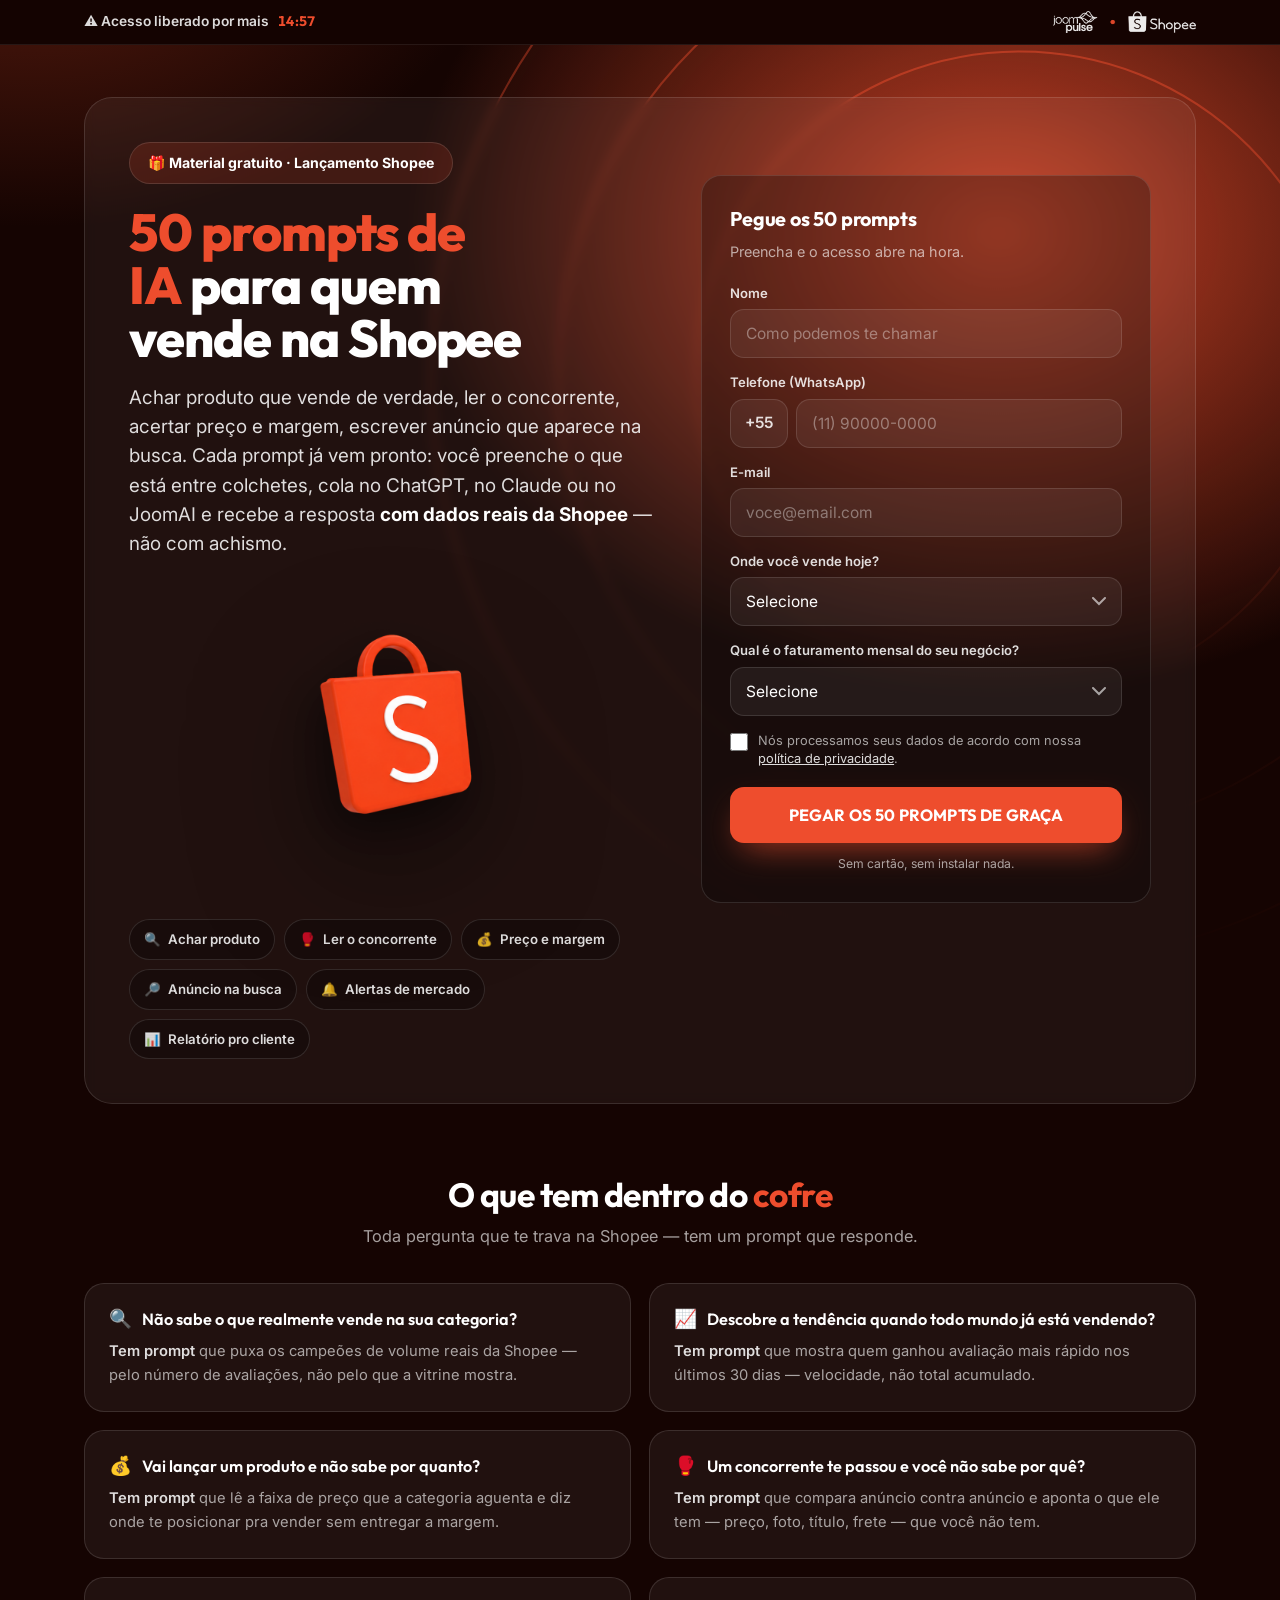
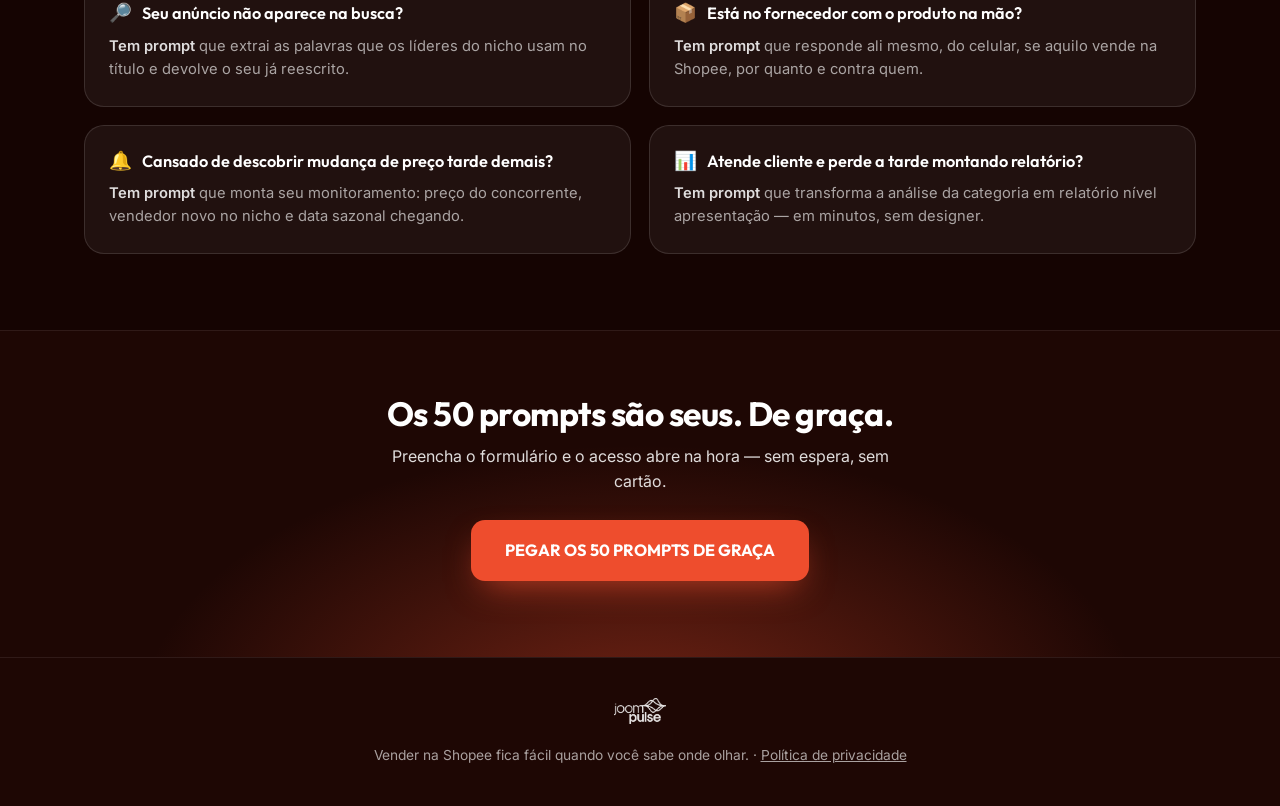
<file: 50-prompts-shopee/index.html>
<!DOCTYPE html>
<html lang="pt-BR">
<head>
<meta charset="utf-8">
<meta name="viewport" content="width=device-width, initial-scale=1">
<title>50 prompts de IA para quem vende na Shopee | JoomPulse</title>
<meta name="description" content="Material gratuito: 50 prompts de IA prontos para achar produto, ler o concorrente e acertar o preço na Shopee. Preencha e receba na hora.">
<meta property="og:title" content="50 prompts de IA para quem vende na Shopee">
<meta property="og:description" content="Achar produto, ler concorrente, acertar preço. 50 prompts prontos, com dados reais da Shopee. De graça.">
<meta property="og:type" content="website">
<link rel="icon" href="/shared/logo-white.png">
<link rel="preconnect" href="https://fonts.googleapis.com">
<link rel="preconnect" href="https://fonts.gstatic.com" crossorigin>
<link href="https://fonts.googleapis.com/css2?family=Outfit:wght@400;600;700;800&family=Inter:wght@400;500;600;700&display=swap" rel="stylesheet">
<link rel="stylesheet" href="/shared/brand.css">
<style>
/* Só o que é desta página. Cores, fontes, .h1/.h2/.lead/.pill/.btn/.card/.footer
   vêm de /shared/brand.css — não repita token nenhum aqui. */

/* ---------- barra de urgência ---------- */
.urgency{position:sticky;top:0;z-index:40;background:var(--nav-bg);backdrop-filter:blur(12px);
  border-bottom:1px solid var(--line-2)}
.urgency .wrap{display:flex;align-items:center;justify-content:space-between;gap:14px;
  padding-top:11px;padding-bottom:11px}
.urgency-txt{display:flex;align-items:center;gap:9px;font-size:.86rem;font-weight:600;color:var(--text-2)}
.urgency-txt b{font-family:var(--font-display);font-weight:700;color:var(--accent);
  font-variant-numeric:tabular-nums;letter-spacing:.02em}
.urgency img{height:22px;width:auto;display:block;opacity:.92}

/* ---------- herói / card de captura ---------- */
.hero{position:relative;overflow:hidden;padding:52px 0 64px}
.hero::before{content:'';position:absolute;inset:-140px 0 0;pointer-events:none;
  background:radial-gradient(920px 720px at 78% 26%,#C84125 0%,rgba(200,65,37,0) 64%),
             radial-gradient(760px 520px at 2% 0%,rgba(120,38,20,.7) 0%,rgba(120,38,20,0) 62%)}
.rings{position:absolute;top:-260px;right:-330px;width:1180px;max-width:130vw;opacity:.5;
  pointer-events:none;user-select:none}
.hero .wrap{position:relative;z-index:2}
.capture{display:grid;grid-template-columns:1.08fr .92fr;gap:30px 44px;align-items:start;
  grid-template-areas:"copy form" "illo form";
  background:var(--surface);border:1px solid var(--line);border-radius:var(--r-xl);
  padding:44px;backdrop-filter:blur(6px)}
.capture-copy{grid-area:copy}
.illo{grid-area:illo;position:relative}
.form-card{grid-area:form}
.capture .h1{max-width:none;font-size:clamp(2.05rem,4.4vw,3.25rem);font-weight:800;margin-bottom:18px}
.capture .lead{margin-bottom:0}
.capture .lead b{color:#fff;font-weight:700}
.pill{margin-bottom:22px}

.illo-bag{display:block;width:100%;max-width:290px;margin:0 auto;
  filter:drop-shadow(0 40px 60px rgba(0,0,0,.55))}
.chips{display:flex;flex-wrap:wrap;gap:9px;margin-top:22px}
.chip{display:inline-flex;align-items:center;gap:7px;padding:9px 14px;border-radius:999px;
  border:1px solid var(--line);background:var(--surface-2);font-size:.83rem;font-weight:600;
  color:var(--text-2)}
.chip i{font-style:normal}

/* ---------- formulário ---------- */
.form-card{background:var(--surface-2);border:1px solid var(--line);border-radius:var(--r-lg);
  padding:28px;position:sticky;top:78px}
.form-card h2{font-family:var(--font-display);font-size:1.24rem;font-weight:700;margin:0 0 6px;
  letter-spacing:-.01em}
.form-card .sub{font-size:.9rem;color:var(--muted);margin:0 0 20px}
.field{margin-bottom:14px}
.field label{display:block;font-size:.82rem;font-weight:600;color:var(--text-2);margin-bottom:6px}
.field input,.field select{width:100%;font-family:inherit;font-size:.97rem;color:var(--text);
  background:rgba(255,255,255,.06);border:1.5px solid var(--line);border-radius:var(--r-md);
  padding:14px 15px;transition:.15s;appearance:none}
.field input::placeholder{color:rgba(255,255,255,.38)}
.field input:focus,.field select:focus{outline:none;border-color:var(--accent);
  background:rgba(255,255,255,.09)}
.field select{background-image:url("data:image/svg+xml;charset=utf8,%3Csvg xmlns='http://www.w3.org/2000/svg' width='14' height='9' viewBox='0 0 14 9' fill='none'%3E%3Cpath d='M1 1l6 6 6-6' stroke='%23ffffff' stroke-opacity='.6' stroke-width='2' stroke-linecap='round'/%3E%3C/svg%3E");
  background-repeat:no-repeat;background-position:right 15px center;padding-right:40px;cursor:pointer}
.field select option{background:#1E0704;color:#fff}
.phone{display:flex;align-items:stretch;gap:8px}
.phone .ddi{display:flex;align-items:center;padding:0 14px;border-radius:var(--r-md);
  border:1.5px solid var(--line);background:rgba(255,255,255,.06);font-size:.97rem;
  font-weight:600;color:var(--text-2);white-space:nowrap}
.field.is-error input,.field.is-error select{border-color:#FF6A6A}
.err{display:none;font-size:.78rem;color:#FF9C9C;margin-top:5px}
.field.is-error .err{display:block}
.consent{display:flex;gap:10px;align-items:flex-start;margin:16px 0 18px;font-size:.8rem;
  color:var(--muted);line-height:1.45}
.consent input{width:18px;height:18px;flex-shrink:0;margin:1px 0 0;accent-color:var(--accent);cursor:pointer}
.consent a{color:var(--text-2)}
.consent.is-error{color:#FF9C9C}
.btn--block{width:100%;font-family:var(--font-display);font-size:1.02rem;letter-spacing:.01em;
  padding:18px 24px}
.btn[disabled]{opacity:.65;cursor:progress}
.form-note{font-size:.76rem;color:var(--muted);text-align:center;margin:12px 0 0}
.form-fail{display:none;margin-top:12px;padding:12px 14px;border-radius:var(--r-md);
  background:rgba(255,106,106,.12);border:1px solid rgba(255,106,106,.35);
  font-size:.84rem;color:#FFC2C2}

/* ---------- o que tem dentro ---------- */
.inside{position:relative;z-index:2;padding:8px 0 76px;background:var(--bg)}
.sec-head{text-align:center;max-width:640px;margin:0 auto 34px}
.sec-head .h2{margin-bottom:10px}
.sec-head p{color:var(--muted);margin:0;font-size:1.02rem}
.item .pain{font-family:var(--font-display);font-size:1.02rem;font-weight:600;line-height:1.35;
  margin:0 0 10px;display:flex;gap:10px;align-items:flex-start}
.item .pain i{font-style:normal;font-size:1.15rem;line-height:1.2}
.item .fix{margin:0;font-size:.92rem;color:var(--muted);line-height:1.6}
.item .fix b{color:var(--text-2);font-weight:600}

/* ---------- CTA final ---------- */
.final{position:relative;overflow:hidden;padding:64px 0 76px;background:var(--bg-soft);
  border-top:1px solid var(--line-2);text-align:center}
.final::before{content:'';position:absolute;inset:0;pointer-events:none;
  background:radial-gradient(760px 420px at 50% 120%,rgba(238,77,45,.4) 0%,rgba(238,77,45,0) 66%)}
.final .wrap{position:relative;z-index:2}
.final p{color:var(--text-2);max-width:50ch;margin:0 auto 26px}
.final .btn{padding:18px 34px;font-family:var(--font-display);font-size:1.02rem}
.footer a{color:var(--muted)}

/* ---------- responsivo ---------- */
@media (max-width:960px){
  .capture{grid-template-columns:1fr;gap:26px;padding:28px 22px;border-radius:var(--r-lg);
    grid-template-areas:"copy" "form" "illo"}
  .form-card{position:static}
  .illo-bag{max-width:170px}
}
@media (max-width:600px){
  .wrap{padding:0 16px}
  .hero{padding:26px 0 40px}
  .rings{top:-150px;right:-260px;width:760px;opacity:.42}
  .urgency-txt{font-size:.78rem;gap:7px}
  .urgency img{height:19px}
  .capture{padding:24px 18px}
  .form-card{padding:22px 18px}
  .chips{gap:7px}
  .chip{font-size:.78rem;padding:8px 12px}
  .item{padding:20px}
  .final .btn{width:100%}
}
</style>
</head>
<body data-theme="shopee">

<!-- ====================== barra de urgência ====================== -->
<div class="urgency">
  <div class="wrap">
    <span class="urgency-txt">⚠️ Acesso liberado por mais <b id="countdown">14:59</b></span>
    <img src="/50-prompts-shopee/assets/lockup-white.png" alt="JoomPulse × Shopee">
  </div>
</div>

<!-- ====================== herói + captura ====================== -->
<header class="hero">
  <img class="rings" src="/50-prompts-shopee/assets/rings.svg" alt="" aria-hidden="true">
  <div class="wrap">
    <div class="capture">

      <div class="capture-copy">
        <div class="pill">🎁 Material gratuito · Lançamento Shopee</div>
        <h1 class="h1"><span class="accent">50 prompts de IA</span> para quem vende na Shopee</h1>
        <p class="lead">Achar produto que vende de verdade, ler o concorrente, acertar preço e margem,
          escrever anúncio que aparece na busca. Cada prompt já vem pronto: você preenche o que está
          entre colchetes, cola no ChatGPT, no Claude ou no JoomAI e recebe a resposta
          <b>com dados reais da Shopee</b> — não com achismo.</p>
      </div>

      <div class="illo">
        <img class="illo-bag" src="/50-prompts-shopee/assets/shopee-bag.png" alt="" aria-hidden="true">
        <div class="chips">
          <span class="chip"><i>🔍</i> Achar produto</span>
          <span class="chip"><i>🥊</i> Ler o concorrente</span>
          <span class="chip"><i>💰</i> Preço e margem</span>
          <span class="chip"><i>🔎</i> Anúncio na busca</span>
          <span class="chip"><i>🔔</i> Alertas de mercado</span>
          <span class="chip"><i>📊</i> Relatório pro cliente</span>
        </div>
      </div>

      <!-- ====================== formulário ====================== -->
      <div class="form-card" id="form-card">
        <h2>Pegue os 50 prompts</h2>
        <p class="sub">Preencha e o acesso abre na hora.</p>

        <form id="lead-form" novalidate>
          <!-- ---- campos ocultos: NÃO renomear "leadmagnet" ---- -->
          <input type="hidden" name="leadmagnet" value="leadmagnet-50-prompts-shopee">
          <input type="hidden" name="utm_source"   value="">
          <input type="hidden" name="utm_medium"   value="">
          <input type="hidden" name="utm_campaign" value="">
          <input type="hidden" name="utm_content"  value="">
          <input type="hidden" name="utm_term"     value="">
          <input type="hidden" name="partner"      value="">
          <input type="hidden" name="page_url"     value="">
          <input type="hidden" name="referrer"     value="">

          <div class="field" data-field>
            <label for="nome">Nome</label>
            <input id="nome" name="nome" type="text" autocomplete="name" placeholder="Como podemos te chamar" required>
            <span class="err">Escreva seu nome.</span>
          </div>

          <div class="field" data-field>
            <label for="telefone">Telefone (WhatsApp)</label>
            <div class="phone">
              <span class="ddi">+55</span>
              <input id="telefone" name="telefone" type="tel" inputmode="numeric"
                     autocomplete="tel-national" placeholder="(11) 90000-0000" required>
            </div>
            <span class="err">Telefone com DDD, por favor.</span>
          </div>

          <div class="field" data-field>
            <label for="email">E-mail</label>
            <input id="email" name="email" type="email" autocomplete="email" placeholder="voce@email.com" required>
            <span class="err">Confira o e-mail.</span>
          </div>

          <div class="field" data-field>
            <label for="onde_vende">Onde você vende hoje?</label>
            <select id="onde_vende" name="onde_vende" required>
              <option value="" selected disabled>Selecione</option>
              <option>Shopee</option>
              <option>Mercado Livre</option>
              <option>Shopee e Mercado Livre</option>
              <option>Amazon</option>
              <option>Magalu / Americanas / outro marketplace</option>
              <option>Loja própria / site</option>
              <option>Instagram / WhatsApp</option>
              <option>Ainda não vendo — quero começar</option>
            </select>
            <span class="err">Escolha uma opção.</span>
          </div>

          <div class="field" data-field>
            <label for="faturamento">Qual é o faturamento mensal do seu negócio?</label>
            <select id="faturamento" name="faturamento" required>
              <option value="" selected disabled>Selecione</option>
              <option>Ainda não faturo</option>
              <option>Até R$ 10 mil</option>
              <option>R$ 10 mil a R$ 50 mil</option>
              <option>R$ 50 mil a R$ 100 mil</option>
              <option>R$ 100 mil a R$ 500 mil</option>
              <option>Acima de R$ 500 mil</option>
            </select>
            <span class="err">Escolha uma opção.</span>
          </div>

          <label class="consent" id="consent-row">
            <input type="checkbox" name="consentimento" value="sim" required>
            <span>Nós processamos seus dados de acordo com nossa
              <a id="privacy-link" href="#" target="_blank" rel="noopener">política de privacidade</a>.</span>
          </label>

          <button class="btn btn--primary btn--block" type="submit" id="submit-btn">PEGAR OS 50 PROMPTS DE GRAÇA</button>
          <p class="form-note">Sem cartão, sem instalar nada.</p>
          <div class="form-fail" id="form-fail">Não deu pra enviar agora. Tenta de novo em alguns segundos.</div>
        </form>
      </div>

    </div>
  </div>
</header>

<!-- ====================== o que tem dentro ====================== -->
<section class="inside">
  <div class="wrap">
    <div class="sec-head">
      <h2 class="h2">O que tem dentro do <span class="accent">cofre</span></h2>
      <p>Toda pergunta que te trava na Shopee — tem um prompt que responde.</p>
    </div>

    <div class="grid-2">
      <article class="card item">
        <p class="pain"><i>🔍</i> Não sabe o que realmente vende na sua categoria?</p>
        <p class="fix"><b>Tem prompt</b> que puxa os campeões de volume reais da Shopee — pelo número de
          avaliações, não pelo que a vitrine mostra.</p>
      </article>
      <article class="card item">
        <p class="pain"><i>📈</i> Descobre a tendência quando todo mundo já está vendendo?</p>
        <p class="fix"><b>Tem prompt</b> que mostra quem ganhou avaliação mais rápido nos últimos 30 dias —
          velocidade, não total acumulado.</p>
      </article>
      <article class="card item">
        <p class="pain"><i>💰</i> Vai lançar um produto e não sabe por quanto?</p>
        <p class="fix"><b>Tem prompt</b> que lê a faixa de preço que a categoria aguenta e diz onde te
          posicionar pra vender sem entregar a margem.</p>
      </article>
      <article class="card item">
        <p class="pain"><i>🥊</i> Um concorrente te passou e você não sabe por quê?</p>
        <p class="fix"><b>Tem prompt</b> que compara anúncio contra anúncio e aponta o que ele tem —
          preço, foto, título, frete — que você não tem.</p>
      </article>
      <article class="card item">
        <p class="pain"><i>🔎</i> Seu anúncio não aparece na busca?</p>
        <p class="fix"><b>Tem prompt</b> que extrai as palavras que os líderes do nicho usam no título e
          devolve o seu já reescrito.</p>
      </article>
      <article class="card item">
        <p class="pain"><i>📦</i> Está no fornecedor com o produto na mão?</p>
        <p class="fix"><b>Tem prompt</b> que responde ali mesmo, do celular, se aquilo vende na Shopee,
          por quanto e contra quem.</p>
      </article>
      <article class="card item">
        <p class="pain"><i>🔔</i> Cansado de descobrir mudança de preço tarde demais?</p>
        <p class="fix"><b>Tem prompt</b> que monta seu monitoramento: preço do concorrente, vendedor novo
          no nicho e data sazonal chegando.</p>
      </article>
      <article class="card item">
        <p class="pain"><i>📊</i> Atende cliente e perde a tarde montando relatório?</p>
        <p class="fix"><b>Tem prompt</b> que transforma a análise da categoria em relatório nível
          apresentação — em minutos, sem designer.</p>
      </article>
    </div>
  </div>
</section>

<!-- ====================== CTA final ====================== -->
<section class="final">
  <div class="wrap">
    <h2 class="h2">Os 50 prompts são seus. De graça.</h2>
    <p>Preencha o formulário e o acesso abre na hora — sem espera, sem cartão.</p>
    <a class="btn btn--primary" href="#form-card" id="cta-final">PEGAR OS 50 PROMPTS DE GRAÇA</a>
  </div>
</section>

<footer class="footer">
  <div class="wrap">
    <img src="/shared/logo-white.png" alt="JoomPulse">
    <p>Vender na Shopee fica fácil quando você sabe onde olhar. ·
      <a id="privacy-link-2" href="#" target="_blank" rel="noopener">Política de privacidade</a></p>
  </div>
</footer>

<script>
/* ===================================================================
   CONFIGURAÇÃO — o que dá pra mudar sem mexer no resto da página.
   =================================================================== */
var CONFIG = {
  // Para onde o lead vai depois de enviar o formulário.
  // Pode ser sobrescrito sem tocar no código: variável de ambiente
  // LEAD_REDIRECT_URL nas Settings do projeto na Vercel.
  redirectUrl: '/prompts-shopee',

  // Link da política de privacidade (checkbox e rodapé).
  privacyUrl: 'https://br.joompulse.com/privacy-policy',

  // Rota que recebe o formulário (função serverless deste projeto).
  endpoint: '/api/lead'
};

(function () {
  'use strict';

  document.getElementById('privacy-link').href = CONFIG.privacyUrl;
  document.getElementById('privacy-link-2').href = CONFIG.privacyUrl;

  /* ---------- 1. contador simbólico, reinicia a cada sessão ---------- */
  var TOTAL = 15 * 60 * 1000;
  var el = document.getElementById('countdown');
  var started = Number(sessionStorage.getItem('lm_started') || 0);
  if (!started) { started = Date.now(); sessionStorage.setItem('lm_started', String(started)); }
  function tick() {
    var left = Math.max(0, TOTAL - (Date.now() - started));
    var m = Math.floor(left / 60000), s = Math.floor(left % 60000 / 1000);
    el.textContent = (m < 10 ? '0' : '') + m + ':' + (s < 10 ? '0' : '') + s;
  }
  tick(); setInterval(tick, 1000);

  /* ---------- 2. UTMs → campos ocultos (guardadas na sessão) ---------- */
  var form = document.getElementById('lead-form');
  var params = new URLSearchParams(location.search);
  ['utm_source','utm_medium','utm_campaign','utm_content','utm_term','partner'].forEach(function (key) {
    var value = params.get(key);
    if (value) sessionStorage.setItem('lm_' + key, value);
    var saved = value || sessionStorage.getItem('lm_' + key) || '';
    if (form.elements[key]) form.elements[key].value = saved;
  });
  form.elements['page_url'].value = location.href;
  form.elements['referrer'].value = document.referrer || '';

  /* ---------- 3. máscara de telefone ---------- */
  var phone = document.getElementById('telefone');
  phone.addEventListener('input', function () {
    var d = phone.value.replace(/\D/g, '').slice(0, 11);
    var out = '';
    if (d.length) out = '(' + d.slice(0, 2);
    if (d.length >= 3) out += ') ' + d.slice(2, d.length > 10 ? 7 : 6);
    if (d.length > (d.length > 10 ? 7 : 6)) out += '-' + d.slice(d.length > 10 ? 7 : 6);
    phone.value = out;
  });

  /* ---------- 4. validação ---------- */
  function markError(node, isError) {
    node.classList.toggle('is-error', isError);
  }
  function validate() {
    var ok = true;
    Array.prototype.forEach.call(form.querySelectorAll('[data-field]'), function (fieldEl) {
      var input = fieldEl.querySelector('input, select');
      var value = (input.value || '').trim();
      var bad = !value;
      if (!bad && input.id === 'email') bad = !/^[^\s@]+@[^\s@]+\.[^\s@]{2,}$/.test(value);
      if (!bad && input.id === 'telefone') bad = value.replace(/\D/g, '').length < 10;
      markError(fieldEl, bad);
      if (bad) ok = false;
    });
    var consentRow = document.getElementById('consent-row');
    var consentBad = !form.elements['consentimento'].checked;
    consentRow.classList.toggle('is-error', consentBad);
    if (consentBad) ok = false;
    return ok;
  }
  form.addEventListener('input', function (event) {
    var fieldEl = event.target.closest('[data-field]');
    if (fieldEl) markError(fieldEl, false);
    if (event.target.name === 'consentimento') {
      document.getElementById('consent-row').classList.remove('is-error');
    }
  });

  /* ---------- 5. envio ---------- */
  var btn = document.getElementById('submit-btn');
  var fail = document.getElementById('form-fail');

  form.addEventListener('submit', function (event) {
    event.preventDefault();
    fail.style.display = 'none';
    if (!validate()) {
      var first = form.querySelector('.is-error input, .is-error select');
      if (first) { first.focus(); first.scrollIntoView({ block: 'center', behavior: 'smooth' }); }
      return;
    }

    var payload = {};
    new FormData(form).forEach(function (value, key) { payload[key] = value; });
    payload.telefone = '+55' + payload.telefone.replace(/\D/g, '');

    btn.disabled = true;
    var label = btn.textContent;
    btn.textContent = 'ENVIANDO...';

    fetch(CONFIG.endpoint, {
      method: 'POST',
      headers: { 'Content-Type': 'application/json' },
      body: JSON.stringify(payload)
    })
      .then(function (response) {
        if (!response.ok) throw new Error('HTTP ' + response.status);
        return response.json().catch(function () { return {}; });
      })
      .then(function (data) {
        location.href = (data && data.redirect) || CONFIG.redirectUrl;
      })
      .catch(function () {
        btn.disabled = false;
        btn.textContent = label;
        fail.style.display = 'block';
      });
  });

  /* ---------- 6. CTA final rola até o formulário ---------- */
  document.getElementById('cta-final').addEventListener('click', function () {
    setTimeout(function () { document.getElementById('nome').focus({ preventScroll: true }); }, 500);
  });
})();
</script>

</body>
</html>
</file>
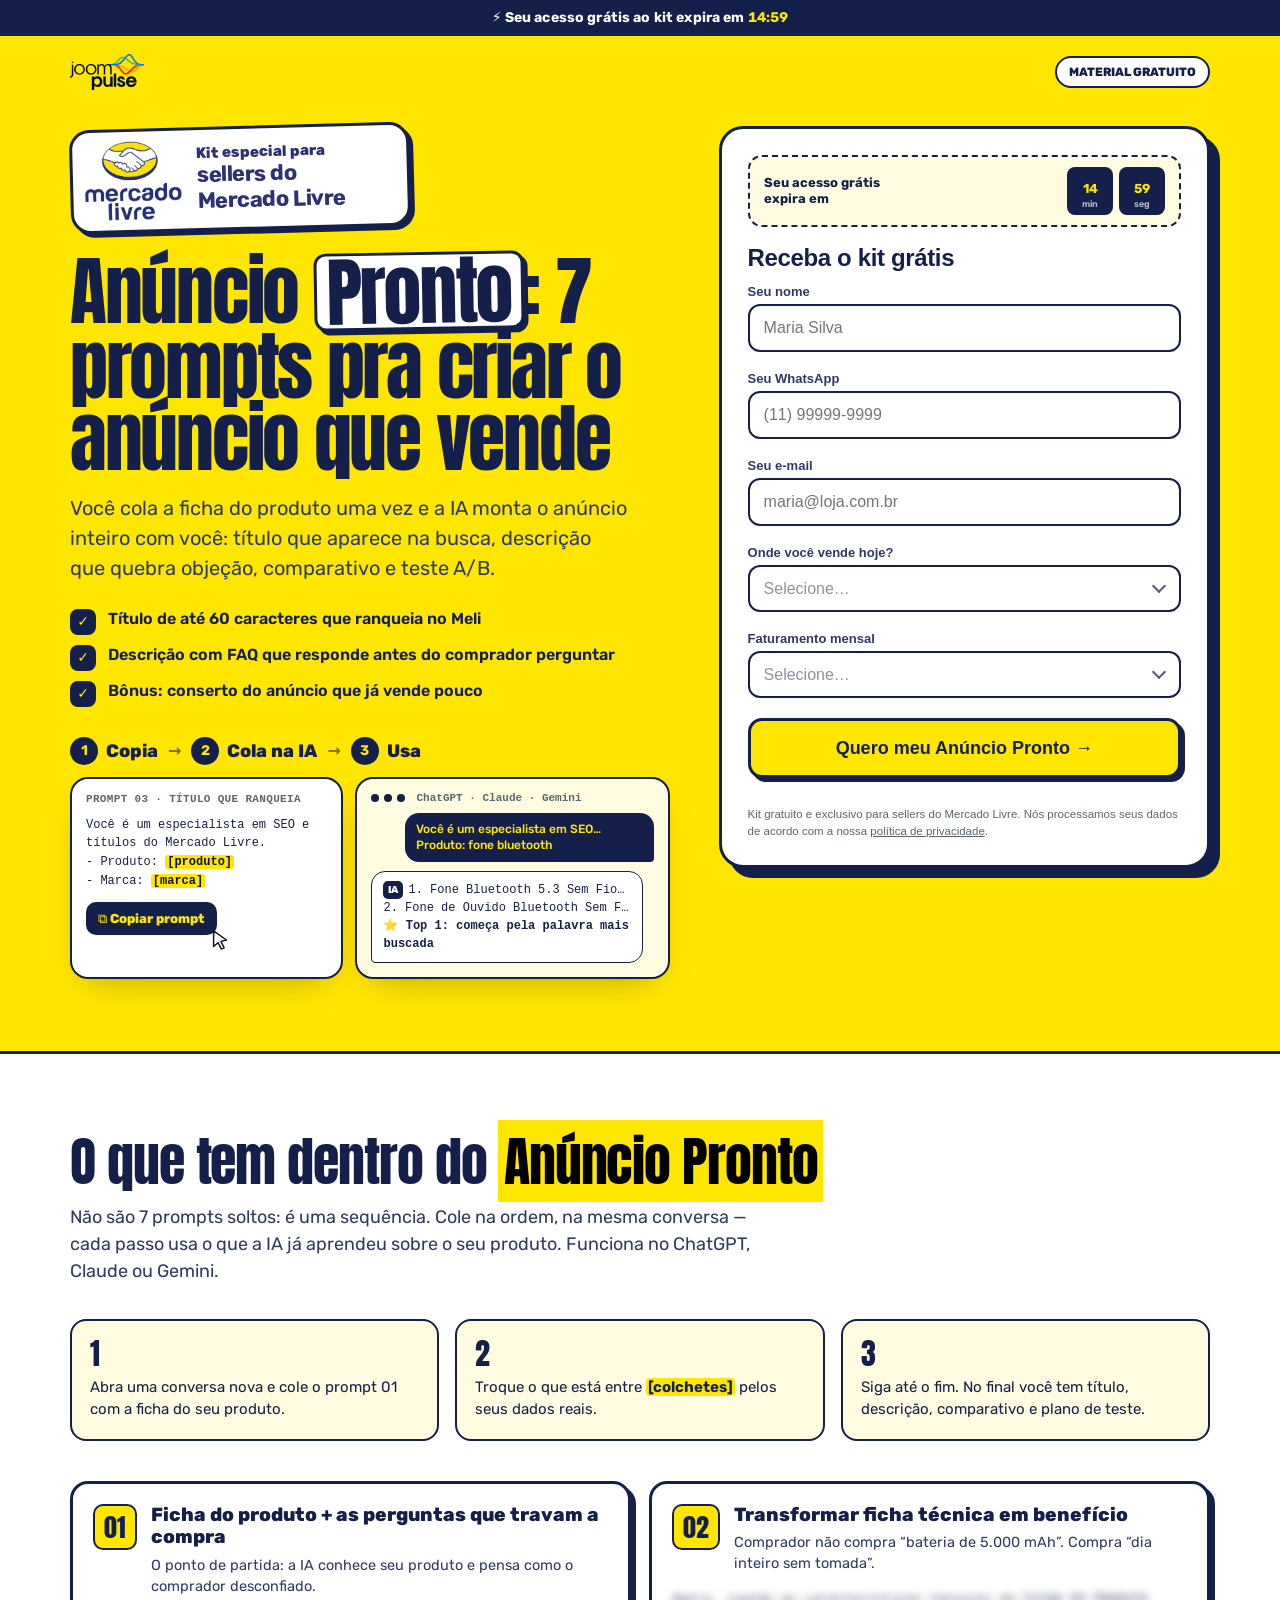
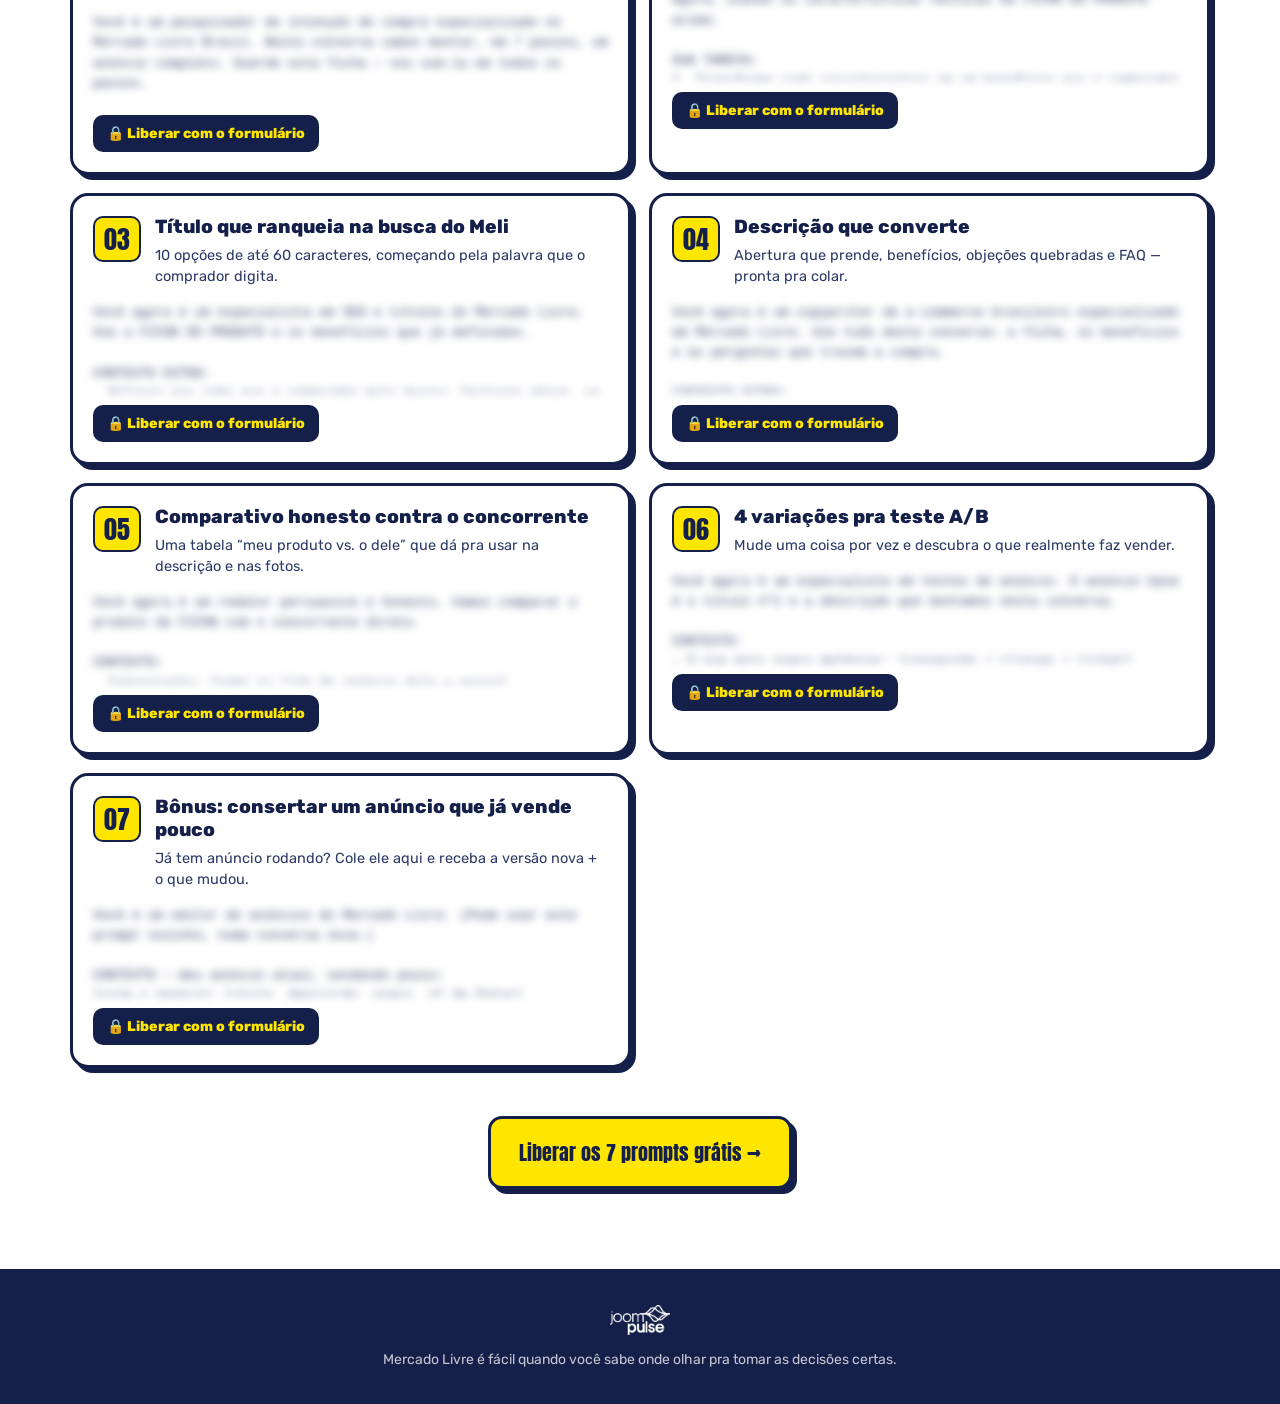
<file: anuncio-pronto/index.html>
<!DOCTYPE html>
<html lang="pt-BR">
<head>
<script src="/shared/jp-track.js"></script>
<meta charset="utf-8">
<meta name="viewport" content="width=device-width, initial-scale=1, viewport-fit=cover">
<title>Anúncio Pronto — kit de prompts para sellers do Mercado Livre | JoomPulse</title>
<meta name="description" content="Kit especial para sellers do Mercado Livre: 7 prompts de IA em sequência pra criar título, descrição, comparativo e teste A/B do anúncio que vende.">
<meta name="robots" content="noindex">
<meta property="og:title" content="Anúncio Pronto: 7 prompts pra criar o anúncio que vende">
<meta property="og:description" content="Kit grátis e exclusivo para sellers do Mercado Livre.">
<link rel="preconnect" href="https://fonts.googleapis.com">
<link rel="preconnect" href="https://fonts.gstatic.com" crossorigin>
<link href="https://fonts.googleapis.com/css2?family=Anton&family=Rubik:wght@400;500;600;700;800&display=swap" rel="stylesheet">
<link rel="stylesheet" href="/shared/kit-extras.css">
<style>
:root{
  --y:#FFE600; --y2:#FFF27A; --ink:#14204A; --ink2:#2D3A66; --blue:#0074FF; --paper:#FFFFFF; --cream:#FFFBE0;
  --green:#00A650; --red:#E8333A;
  --shadow:6px 6px 0 var(--ink);
  --cp-ink:var(--ink); --cp-accent:var(--ink); --cp-accent-ink:var(--y); --cp-line:var(--ink); --cp-chat:var(--cream); --cp-var:var(--y); --cp-font:var(--ft);
  --fd:'Anton',Impact,sans-serif; --ft:'Rubik',system-ui,sans-serif;
}
*{box-sizing:border-box;margin:0;padding:0}
html{scroll-behavior:smooth}
body{font-family:var(--ft);color:var(--ink);background:var(--y);-webkit-font-smoothing:antialiased;font-synthesis:none;overflow-x:hidden}
a{color:inherit}
.wrap{max-width:1180px;margin:0 auto;padding:0 20px}

/* barra do contador */
.bar{background:var(--ink);color:#fff;font:700 14px/1 var(--ft);text-align:center;padding:11px 16px;letter-spacing:.01em}
.bar b{color:var(--y);font-variant-numeric:tabular-nums}

.nav{padding:18px 0}
.nav .wrap{display:flex;align-items:center;justify-content:space-between;gap:12px}
.nav img{height:36px}
.nav span{font:800 12px/1 var(--ft);text-transform:uppercase;background:var(--paper);border:2px solid var(--ink);border-radius:999px;padding:8px 12px}

/* hero */
.hero{padding:18px 0 72px;position:relative}
.hero .wrap{display:grid;grid-template-columns:1.1fr .9fr;gap:48px;align-items:start}
.ml-badge{border:3px solid var(--ink);box-shadow:4px 4px 0 var(--ink);transform:rotate(-1.5deg)}
.cp-prompt,.cp-chat{border-width:2px}
.badge{display:inline-flex;align-items:center;gap:8px;background:var(--ink);color:var(--y);font:800 14px/1.2 var(--fd);padding:10px 16px;border-radius:10px;transform:rotate(-1.5deg)}
h1{font:900 clamp(40px,6vw,76px)/.95 var(--fd);letter-spacing:-.03em;margin:22px 0 18px}
h1 em{font-style:normal;background:var(--paper);padding:0 .12em;border:3px solid var(--ink);border-radius:12px;box-shadow:4px 4px 0 var(--ink);display:inline-block;transform:rotate(-1deg)}
.lead{font-size:clamp(17px,1.6vw,20px);line-height:1.5;color:var(--ink2);max-width:560px}
.ticks{list-style:none;margin:26px 0 30px;display:grid;gap:10px}
.ticks li{display:flex;gap:12px;align-items:flex-start;font-weight:600;font-size:16px}
.ticks li::before{content:'✓';flex:none;width:26px;height:26px;border-radius:8px;background:var(--ink);color:var(--y);display:grid;place-items:center;font-weight:900;font-size:14px}

/* mock de anúncio */
.listing{background:var(--paper);border:3px solid var(--ink);border-radius:18px;box-shadow:var(--shadow);padding:16px;display:grid;grid-template-columns:110px 1fr;gap:14px;max-width:520px;transform:rotate(1deg)}
.listing .ph{border-radius:12px;background:linear-gradient(135deg,#E9EEF9,#C9D6F2);display:grid;place-items:center;font-size:44px}
.listing small{font:600 11px/1 var(--ft);color:var(--green)}
.listing .t{font:700 15px/1.25 var(--ft);margin:6px 0}
.listing .t s{color:#9AA3B5;font-weight:500}
.listing .p{font:800 24px/1 var(--fd)}
.listing .st{font-size:12px;color:#5B6573;margin-top:6px}
.listing .new{display:inline-block;margin-top:8px;background:var(--y);border:2px solid var(--ink);font:800 11px/1 var(--fd);padding:5px 8px;border-radius:6px}

/* cartão do formulário */
.formcard{background:var(--paper);border:3px solid var(--ink);border-radius:24px;box-shadow:10px 10px 0 var(--ink);padding:26px;position:relative;scroll-margin-top:20px}
.timer{display:flex;align-items:center;justify-content:space-between;gap:10px;background:var(--cream);border:2px dashed var(--ink);border-radius:14px;padding:10px 14px;margin-bottom:18px}
.timer span{font:700 13px/1.2 var(--ft)}
.timer .d{display:flex;gap:6px}
.timer .d div{background:var(--ink);color:var(--y);border-radius:8px;min-width:46px;padding:6px 4px;text-align:center;font:900 22px/1 var(--fd);font-variant-numeric:tabular-nums}
.timer .d small{display:block;font:600 9px/1 var(--ft);color:#fff;opacity:.7;margin-top:3px}

/* kf-* (formulário do motor) */
.kf{display:grid;gap:14px}
.kf-head{font:900 24px/1.1 var(--fd)}
.kf-field,.kf-q{display:grid;gap:6px;border:0}
.kf-label{font:700 13px/1 var(--ft);color:var(--ink2)}
.kf-input{font:500 16px var(--ft);color:var(--ink);background:#fff;border:2px solid var(--ink);border-radius:12px;padding:13px 14px;outline:none;width:100%}
.kf-input:focus{box-shadow:0 0 0 4px var(--y)}
.kf-pills{display:flex;flex-wrap:wrap;gap:8px}
.kf-pill{font:600 13px/1.2 var(--ft);color:var(--ink);background:#fff;border:2px solid var(--ink);border-radius:999px;padding:9px 13px;cursor:pointer}
.kf-pill[aria-checked="true"]{background:var(--ink);color:var(--y)}
.kf-err{font-size:12px;color:var(--red);font-weight:600;min-height:0}
.kf-bad .kf-input{border-color:var(--red)}
.kf-hp{position:absolute;left:-9999px;width:1px;height:1px;opacity:0}
.kf-submit{display:block;text-align:center;text-decoration:none;font:900 18px/1 var(--fd);color:var(--ink);background:var(--y);border:3px solid var(--ink);border-radius:14px;padding:18px;cursor:pointer;box-shadow:4px 4px 0 var(--ink);transition:transform .1s,box-shadow .1s}
.kf-submit:hover{transform:translate(-2px,-2px);box-shadow:6px 6px 0 var(--ink)}
.kf-submit:disabled{opacity:.6;cursor:wait}
.kf-status{font-size:14px;font-weight:600;color:var(--red);min-height:0}
.kf-fine{font-size:11.5px;color:#5B6573;line-height:1.45}
.kf-done{text-align:center;justify-items:center}
.kf-check{width:64px;height:64px;border-radius:50%;background:var(--green);color:#fff;display:grid;place-items:center;font:900 32px var(--fd);border:3px solid var(--ink)}
.kf-done p{color:var(--ink2)}

/* bloco 2 */
.kit{background:var(--paper);border-top:3px solid var(--ink);padding:80px 0;scroll-margin-top:0}
.kit h2{font:900 clamp(32px,4.4vw,54px)/1 var(--fd);letter-spacing:-.02em;max-width:820px}
.kit h2 mark{background:var(--y);padding:0 .1em}
.kit .sub{font-size:18px;color:var(--ink2);margin:16px 0 34px;max-width:720px;line-height:1.5}
.how{display:grid;grid-template-columns:repeat(3,1fr);gap:16px;margin-bottom:40px}
.how div{border:2px solid var(--ink);border-radius:16px;padding:18px;background:var(--cream)}
.how b{display:block;font:900 30px/1 var(--fd);margin-bottom:8px}
.how p{font-size:15px;line-height:1.45}
.list{display:grid;grid-template-columns:repeat(2,1fr);gap:18px}
.kl-card{border:3px solid var(--ink);border-radius:18px;padding:20px;background:#fff;box-shadow:5px 5px 0 var(--ink);display:flex;flex-direction:column;min-width:0}
.kl-top{display:flex;gap:14px;align-items:flex-start}
.kl-num{flex:none;font:900 26px/1 var(--fd);background:var(--y);border:2px solid var(--ink);border-radius:10px;padding:8px 9px}
.kl-title{font:800 19px/1.2 var(--ft)}
.kl-why{font-size:14.5px;color:var(--ink2);margin-top:6px;line-height:1.45}
.kl-teaser{margin-top:16px;font:13px/1.55 ui-monospace,Menlo,monospace;color:var(--ink2);filter:blur(4px);user-select:none;max-height:90px;overflow:hidden;white-space:pre-wrap}
.kl-lock{margin-top:12px;align-self:flex-start;font:800 14px var(--ft);text-decoration:none;background:var(--ink);color:var(--y);padding:10px 14px;border-radius:10px}
.kl-prompt{margin-top:16px;font:13px/1.6 ui-monospace,Menlo,monospace;white-space:pre-wrap;word-break:break-word;background:var(--cream);border:2px solid var(--ink);border-radius:12px;padding:14px;max-height:340px;overflow:auto}
.kl-var{background:var(--y);color:var(--ink);font-weight:700;border-radius:4px;padding:0 2px}
.kl-copy{margin-top:12px;font:800 15px var(--ft);background:var(--ink);color:#fff;border:0;border-radius:12px;padding:13px;cursor:pointer}
.kl-copied{background:var(--green)}
.final{margin-top:48px;text-align:center}
.final a{display:inline-block;font:900 20px var(--fd);background:var(--y);border:3px solid var(--ink);border-radius:14px;padding:18px 28px;text-decoration:none;box-shadow:5px 5px 0 var(--ink)}
.kit-open .final,.kit-open .timer{display:none}
footer{background:var(--ink);color:#fff;padding:36px 0;text-align:center;font-size:14px}
footer img{height:30px;margin-bottom:12px}
footer p{opacity:.75}

@media (max-width:900px){
  .hero .wrap{grid-template-columns:1fr;gap:34px}
  .listing{display:none}
  .how,.list{grid-template-columns:1fr}
  .formcard{box-shadow:6px 6px 0 var(--ink);padding:20px}
}
@media (max-width:420px){ .wrap{padding:0 16px} .timer{flex-direction:column;align-items:flex-start} .listing{grid-template-columns:80px 1fr} }
</style>
</head>
<body>

<div class="bar">⚡ Seu acesso grátis ao kit expira em <b><span data-cd="m">--</span>:<span data-cd="s">--</span></b></div>

<nav class="nav"><div class="wrap">
  <img src="/shared/logo.svg" alt="JoomPulse">
  <span>Material gratuito</span>
</div></nav>

<header class="hero">
  <div class="wrap">
    <div>
      <div class="ml-badge"><img src="/shared/mercado-livre.png" alt="Mercado Livre" width="96" height="78"><span>Kit especial para<b>sellers do Mercado Livre</b></span></div>
      <h1>Anúncio <em>Pronto</em>: 7 prompts pra criar o anúncio que vende</h1>
      <p class="lead">Você cola a ficha do produto uma vez e a IA monta o anúncio inteiro com você: título que aparece na busca, descrição que quebra objeção, comparativo e teste A/B.</p>
      <ul class="ticks">
        <li>Título de até 60 caracteres que ranqueia no Meli</li>
        <li>Descrição com FAQ que responde antes do comprador perguntar</li>
        <li>Bônus: conserto do anúncio que já vende pouco</li>
      </ul>
      <div data-kit-cp></div>
    </div>

    <div class="formcard" id="form">
      <div class="timer">
        <span>Seu acesso grátis<br>expira em</span>
        <div class="d">
                    <div><span data-cd="m">--</span><small>min</small></div>
          <div><span data-cd="s">--</span><small>seg</small></div>
        </div>
      </div>
      <div data-kit-form data-title="Receba o kit grátis" data-cta="Quero meu Anúncio Pronto →"></div>
    </div>
  </div>
</header>

<section class="kit" id="kit">
  <div class="wrap">
    <h2>O que tem dentro do <mark>Anúncio Pronto</mark></h2>
    <p class="sub">Não são 7 prompts soltos: é uma sequência. Cole na ordem, na mesma conversa — cada passo usa o que a IA já aprendeu sobre o seu produto. Funciona no ChatGPT, Claude ou Gemini.</p>
    <div class="how">
      <div><b>1</b><p>Abra uma conversa nova e cole o prompt 01 com a ficha do seu produto.</p></div>
      <div><b>2</b><p>Troque o que está entre <span class="kl-var">[colchetes]</span> pelos seus dados reais.</p></div>
      <div><b>3</b><p>Siga até o fim. No final você tem título, descrição, comparativo e plano de teste.</p></div>
    </div>
    <div class="list" data-kit-list></div>
    <div class="final"><a href="#form" data-kit-cta>Liberar os 7 prompts grátis →</a></div>
  </div>
</section>

<footer>
  <img src="/shared/logo-white.png" alt="JoomPulse">
  <p>Mercado Livre é fácil quando você sabe onde olhar pra tomar as decisões certas.</p>
</footer>

<script src="/anuncio-pronto/content.js"></script>
<script src="/shared/kit.js"></script>
</body>
</html>
</file>
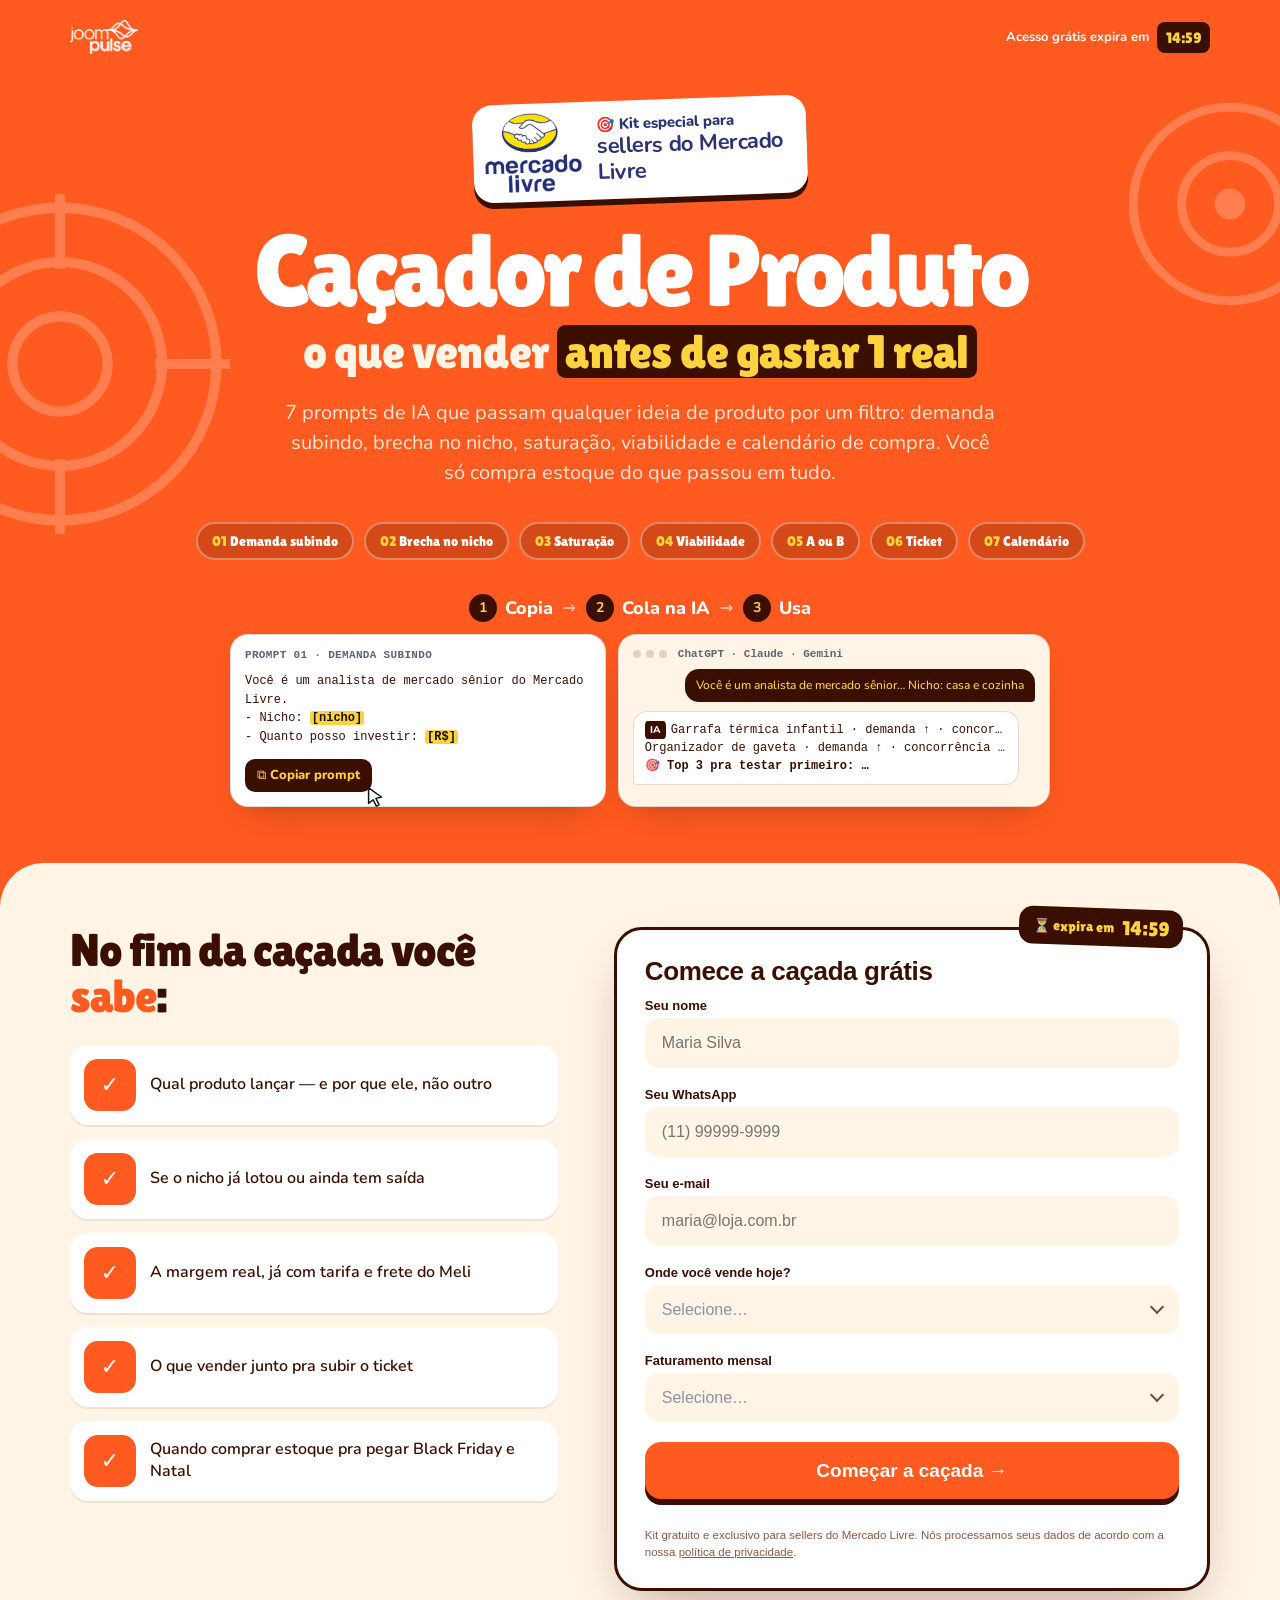
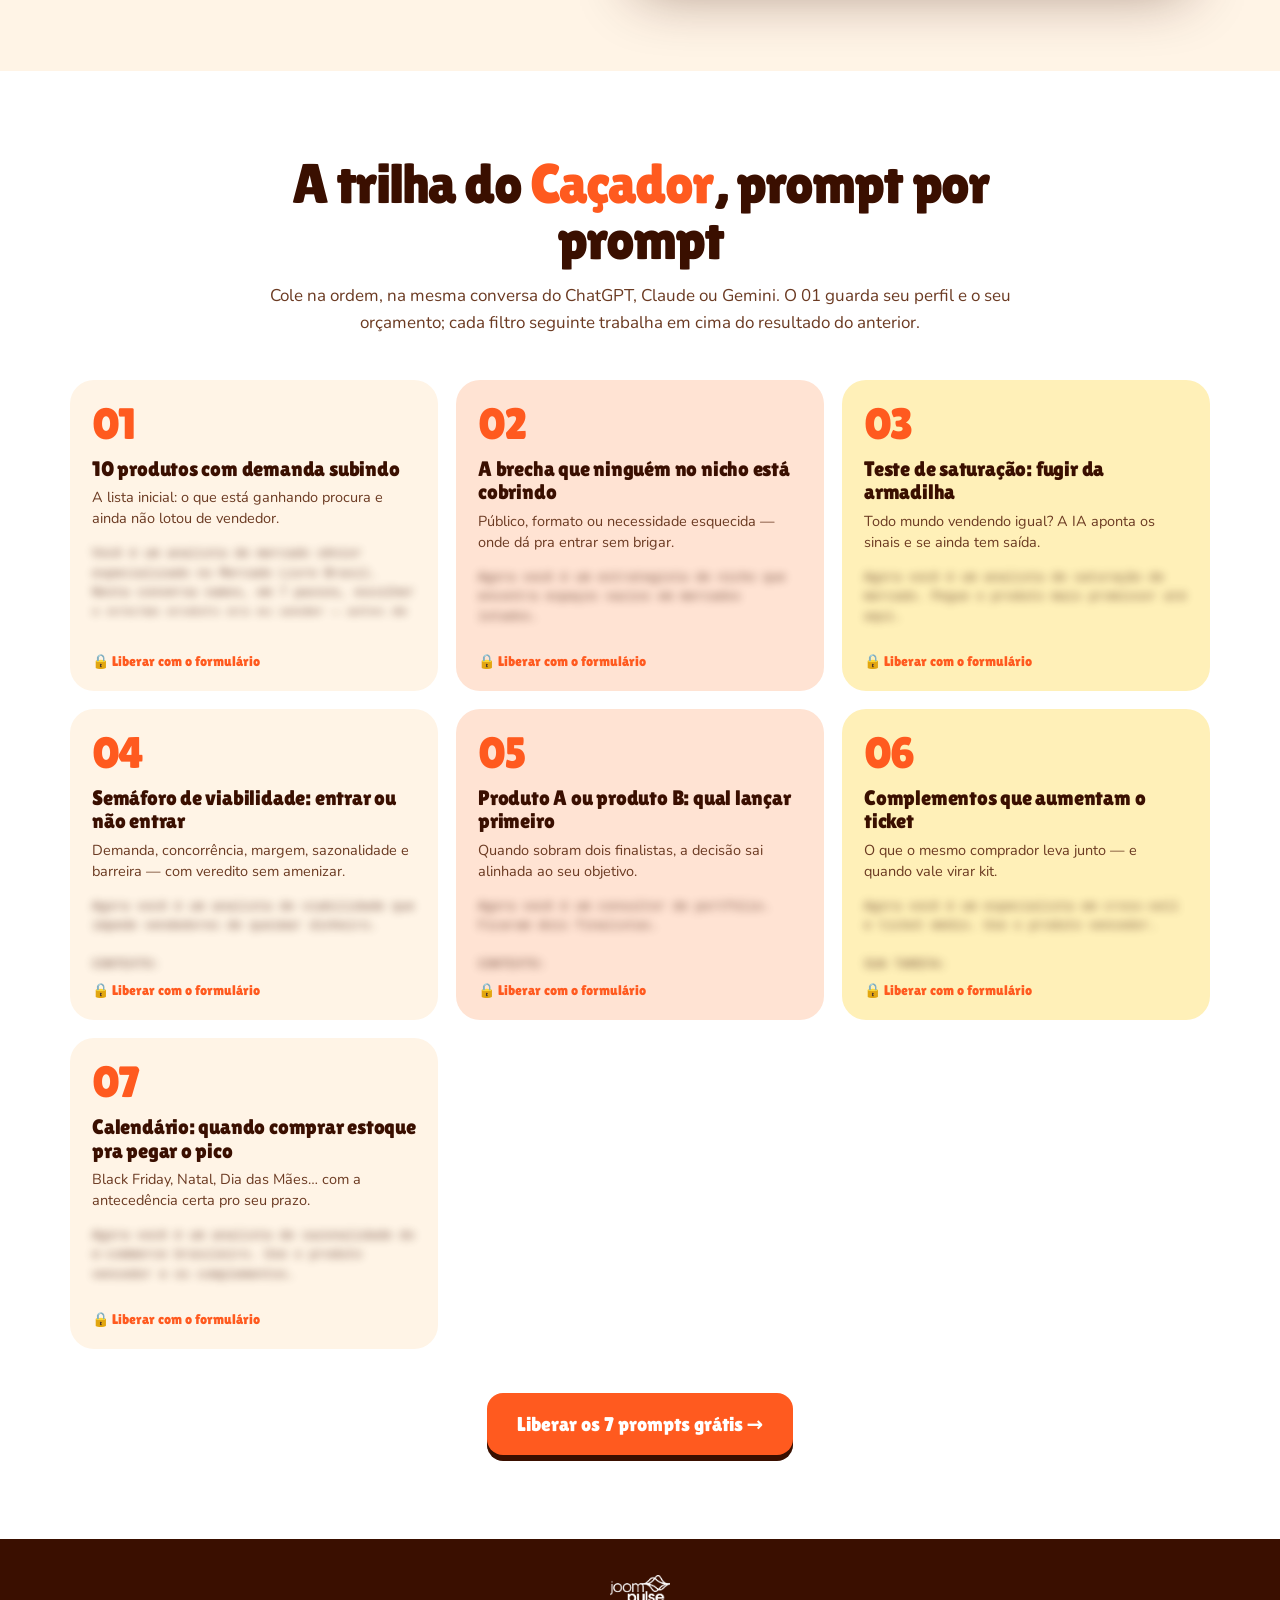
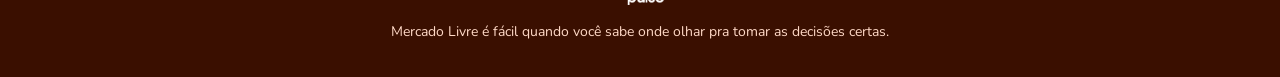
<file: cacador-de-produto/index.html>
<!DOCTYPE html>
<html lang="pt-BR">
<head>
<script src="/shared/jp-track.js"></script>
<meta charset="utf-8">
<meta name="viewport" content="width=device-width, initial-scale=1, viewport-fit=cover">
<title>Caçador de Produto — kit de prompts para sellers do Mercado Livre | JoomPulse</title>
<meta name="description" content="Kit especial para sellers do Mercado Livre: 7 prompts de IA pra descobrir o que vender antes de gastar dinheiro com estoque.">
<meta name="robots" content="noindex">
<meta property="og:title" content="Caçador de Produto: o que vender antes de gastar 1 real">
<meta property="og:description" content="Kit grátis e exclusivo para sellers do Mercado Livre.">
<link rel="preconnect" href="https://fonts.googleapis.com">
<link rel="preconnect" href="https://fonts.gstatic.com" crossorigin>
<link href="https://fonts.googleapis.com/css2?family=Lilita+One&family=Nunito:wght@400;500;600;700;800&display=swap" rel="stylesheet">
<link rel="stylesheet" href="/shared/kit-extras.css">
<style>
:root{
  --o:#FF5A1F; --o2:#FF7A45; --deep:#3A0F00; --cream:#FFF4E6; --sun:#FFD23F; --teal:#00B39A; --white:#FFFFFF; --red:#D61F1F;
  --cp-ink:var(--deep); --cp-accent:var(--deep); --cp-accent-ink:var(--sun); --cp-line:rgba(58,15,0,.15); --cp-chat:var(--cream); --cp-var:var(--sun); --cp-font:var(--ft);
  --fd:'Lilita One',system-ui,sans-serif; --ft:'Nunito',system-ui,sans-serif;
}
*{box-sizing:border-box;margin:0;padding:0}
html{scroll-behavior:smooth}
body{font-family:var(--ft);color:var(--deep);background:var(--o);-webkit-font-smoothing:antialiased;font-synthesis:none;overflow-x:hidden}
a{color:inherit}
.wrap{max-width:1180px;margin:0 auto;padding:0 20px}

.nav{padding:20px 0}
.nav .wrap{display:flex;align-items:center;justify-content:space-between;gap:12px}
.nav img{height:34px}
.chip{font:700 13px/1 var(--ft);color:var(--white);display:flex;gap:8px;align-items:center}
.chip b{font:800 15px var(--fd);background:var(--deep);color:var(--sun);border-radius:8px;padding:7px 9px;font-variant-numeric:tabular-nums}

/* hero: título central gigante */
.hero{padding:26px 0 0;text-align:center;color:var(--white);position:relative;overflow:hidden}
.hero .ml-badge{transform:rotate(-2deg);box-shadow:0 6px 0 var(--deep)}
.cpwrap .cp{margin:34px auto 0;max-width:820px}
.cpwrap .cp-steps{color:var(--white);justify-content:center}
.sticker{display:inline-block;background:var(--sun);color:var(--deep);font:800 15px/1.1 var(--fd);padding:10px 18px;border-radius:999px;transform:rotate(-3deg);box-shadow:0 6px 0 var(--deep)}
h1{font:800 clamp(46px,8vw,112px)/.9 var(--fd);letter-spacing:-.045em;margin:26px auto 22px;max-width:1050px}
h1 .ln{display:block;font-size:.46em;letter-spacing:-.02em;line-height:1.05;margin-top:.22em;color:var(--cream)}
h1 .ln u{text-decoration:none;background:var(--deep);color:var(--sun);padding:0 .18em;border-radius:.18em;white-space:nowrap}
.lead{font-size:clamp(17px,1.6vw,20px);line-height:1.5;max-width:720px;margin:0 auto;color:#FFE6D6}
.target{position:absolute;pointer-events:none;opacity:.22}
.target.a{width:340px;left:-110px;top:120px}
.target.b{width:220px;right:-60px;top:20px}

/* faixa com o funil de filtros */
.funnel{display:flex;justify-content:center;flex-wrap:wrap;gap:10px;margin:34px auto 0;max-width:980px}
.funnel span{font:700 14px/1 var(--fd);background:rgba(58,15,0,.22);color:var(--white);border:2px solid rgba(255,255,255,.35);border-radius:999px;padding:10px 14px}
.funnel i{font-style:normal;color:var(--sun)}

/* formulário + o que descobre */
.zone{color:var(--deep);text-align:left;margin-top:56px;background:var(--cream);border-radius:44px 44px 0 0;padding:64px 0 80px}
.zone .wrap{display:grid;grid-template-columns:.9fr 1.1fr;gap:56px;align-items:start}
.find h2{font:800 clamp(30px,3.6vw,46px)/1 var(--fd);letter-spacing:-.03em}
.find h2 em{font-style:normal;color:var(--o)}
.find ol{list-style:none;margin-top:26px;display:grid;gap:14px}
.find li{display:grid;grid-template-columns:52px 1fr;gap:14px;align-items:center;background:var(--white);border-radius:18px;padding:14px;box-shadow:0 2px 0 rgba(58,15,0,.08)}
.find li b{font:800 22px/1 var(--fd);color:var(--white);background:var(--o);border-radius:14px;height:52px;display:grid;place-items:center}
.find li span{font-weight:600;font-size:16px;line-height:1.35}

.formcard{background:var(--white);border-radius:28px;padding:28px;box-shadow:0 24px 60px -24px rgba(58,15,0,.45);border:3px solid var(--deep);scroll-margin-top:20px;position:relative}
.timer{position:absolute;top:-22px;right:24px;background:var(--deep);color:var(--sun);border-radius:14px;padding:9px 14px;font:800 14px/1 var(--fd);display:flex;gap:8px;align-items:center;transform:rotate(2deg)}
.timer b{font-size:20px;font-variant-numeric:tabular-nums}

.kf{display:grid;gap:14px}
.kf-head{font:800 26px/1.05 var(--fd);letter-spacing:-.02em;padding-right:120px}
.kf-field,.kf-q{display:grid;gap:6px;border:0}
.kf-label{font:700 13px/1 var(--ft)}
.kf-input{font:500 16px var(--ft);color:var(--deep);background:var(--cream);border:2px solid transparent;border-radius:14px;padding:14px 15px;outline:none;width:100%}
.kf-input:focus{border-color:var(--o);background:var(--white)}
.kf-pills{display:flex;flex-wrap:wrap;gap:8px}
.kf-pill{font:600 13px/1.2 var(--ft);color:var(--deep);background:var(--cream);border:2px solid transparent;border-radius:12px;padding:10px 13px;cursor:pointer}
.kf-pill[aria-checked="true"]{background:var(--o);color:var(--white)}
.kf-err{font-size:12px;color:var(--red);font-weight:600}
.kf-bad .kf-input{border-color:var(--red)}
.kf-hp{position:absolute;left:-9999px;width:1px;height:1px;opacity:0}
.kf-submit{display:block;text-align:center;text-decoration:none;font:800 19px/1 var(--fd);color:var(--white);background:var(--o);border:0;border-radius:16px;padding:19px;cursor:pointer;box-shadow:0 6px 0 var(--deep);transition:transform .1s,box-shadow .1s}
.kf-submit:hover{transform:translateY(2px);box-shadow:0 4px 0 var(--deep)}
.kf-submit:disabled{opacity:.6;cursor:wait}
.kf-status{font-size:14px;font-weight:600;color:var(--red)}
.kf-fine{font-size:11.5px;color:#8A5A44;line-height:1.45}
.kf-done{text-align:center;justify-items:center}
.kf-done .kf-head{padding-right:0}
.kf-check{width:66px;height:66px;border-radius:50%;background:var(--teal);color:var(--white);display:grid;place-items:center;font:800 32px var(--fd)}
.kit-open .timer{display:none}

/* bloco 2: a trilha */
.kit{background:var(--white);padding:84px 0;scroll-margin-top:0}
.kit .top{text-align:center;max-width:780px;margin:0 auto 44px}
.kit h2{font:800 clamp(32px,4.4vw,56px)/1 var(--fd);letter-spacing:-.035em}
.kit h2 em{font-style:normal;color:var(--o)}
.kit .sub{font-size:17px;line-height:1.55;color:#6B3A22;margin-top:16px}
.list{display:grid;grid-template-columns:repeat(3,1fr);gap:18px}
.kl-card{background:var(--cream);border-radius:24px;padding:22px;display:flex;flex-direction:column;min-width:0;position:relative}
.kl-card:nth-child(3n+2){background:#FFE3D3}
.kl-card:nth-child(3n){background:#FFF0B8}
.kl-open{grid-column:span 3}
.kl-top{display:flex;flex-direction:column;gap:12px}
.kl-num{font:800 44px/1 var(--fd);color:var(--o);letter-spacing:-.04em}
.kl-title{font:800 21px/1.12 var(--fd);letter-spacing:-.01em}
.kl-why{font-size:14.5px;color:#6B3A22;margin-top:6px;line-height:1.45}
.kl-open .kl-top{flex-direction:row;align-items:flex-start;gap:18px}
.kl-teaser{margin-top:16px;font:12.5px/1.55 ui-monospace,Menlo,monospace;filter:blur(4px);user-select:none;max-height:70px;overflow:hidden;white-space:pre-wrap;opacity:.7}
.kl-lock{margin-top:auto;padding-top:14px;font:800 14px var(--fd);text-decoration:none;color:var(--o)}
.kl-prompt{margin-top:16px;font:13px/1.6 ui-monospace,Menlo,monospace;white-space:pre-wrap;word-break:break-word;background:var(--white);border-radius:16px;padding:16px;max-height:340px;overflow:auto}
.kl-var{background:var(--sun);color:var(--deep);font-weight:700;border-radius:4px;padding:0 2px}
.kl-copy{margin-top:12px;align-self:flex-start;font:800 15px var(--fd);background:var(--deep);color:var(--white);border:0;border-radius:12px;padding:13px 20px;cursor:pointer}
.kl-copied{background:var(--teal)}
.final{margin-top:44px;text-align:center}
.final a{display:inline-block;font:800 20px var(--fd);color:var(--white);background:var(--o);border-radius:16px;padding:19px 30px;text-decoration:none;box-shadow:0 6px 0 var(--deep)}
.kit-open .final{display:none}
footer{background:var(--deep);color:#FFD9C6;padding:36px 0;text-align:center;font-size:14px}
footer img{height:30px;margin-bottom:12px}

@media (max-width:900px){
  .zone .wrap{grid-template-columns:1fr;gap:44px}
  .zone .formcard{order:-1}
  .list{grid-template-columns:1fr}
  .kl-open{grid-column:auto}
  .kl-open .kl-top{flex-direction:column}
  .target{display:none}
}
@media (max-width:420px){.wrap{padding:0 16px}.formcard{padding:22px}.kf-head{padding-right:0;margin-top:14px}.zone{border-radius:28px 28px 0 0}}
</style>
</head>
<body>

<nav class="nav"><div class="wrap">
  <img src="/shared/logo-white.png" alt="JoomPulse">
  <div class="chip">Acesso grátis expira em <b><span data-cd="m">--</span>:<span data-cd="s">--</span></b></div>
</div></nav>

<header class="hero">
  <svg class="target a" viewBox="0 0 100 100" aria-hidden="true"><g fill="none" stroke="#fff" stroke-width="3"><circle cx="50" cy="50" r="46"/><circle cx="50" cy="50" r="30"/><circle cx="50" cy="50" r="14"/><path d="M50 0v22M50 78v22M0 50h22M78 50h22"/></g></svg>
  <svg class="target b" viewBox="0 0 100 100" aria-hidden="true"><g fill="none" stroke="#fff" stroke-width="4"><circle cx="50" cy="50" r="44"/><circle cx="50" cy="50" r="22"/><circle cx="50" cy="50" r="5" fill="#fff"/></g></svg>
  <div class="wrap">
    <div class="ml-badge"><img src="/shared/mercado-livre.png" alt="Mercado Livre" width="96" height="78"><span>🎯 Kit especial para<b>sellers do Mercado Livre</b></span></div>
    <h1>Caçador de Produto
      <span class="ln">o que vender <u>antes de gastar 1 real</u></span></h1>
    <p class="lead">7 prompts de IA que passam qualquer ideia de produto por um filtro: demanda subindo, brecha no nicho, saturação, viabilidade e calendário de compra. Você só compra estoque do que passou em tudo.</p>
    <div class="funnel" aria-label="Os filtros do kit">
      <span><i>01</i> Demanda subindo</span><span><i>02</i> Brecha no nicho</span><span><i>03</i> Saturação</span>
      <span><i>04</i> Viabilidade</span><span><i>05</i> A ou B</span><span><i>06</i> Ticket</span><span><i>07</i> Calendário</span>
    </div>
    <div class="cpwrap" data-kit-cp></div>
  </div>

  <section class="zone">
    <div class="wrap">
      <div class="find" style="text-align:left">
        <h2>No fim da caçada você <em>sabe</em>:</h2>
        <ol>
          <li><b>✓</b><span>Qual produto lançar — e por que ele, não outro</span></li>
          <li><b>✓</b><span>Se o nicho já lotou ou ainda tem saída</span></li>
          <li><b>✓</b><span>A margem real, já com tarifa e frete do Meli</span></li>
          <li><b>✓</b><span>O que vender junto pra subir o ticket</span></li>
          <li><b>✓</b><span>Quando comprar estoque pra pegar Black Friday e Natal</span></li>
        </ol>
      </div>
      <div class="formcard" id="form" style="text-align:left">
        <div class="timer">⏳ expira em <b><span data-cd="m">--</span>:<span data-cd="s">--</span></b></div>
        <div data-kit-form data-title="Comece a caçada grátis" data-cta="Começar a caçada →"></div>
      </div>
    </div>
  </section>
</header>

<section class="kit" id="kit">
  <div class="wrap">
    <div class="top">
      <h2>A trilha do <em>Caçador</em>, prompt por prompt</h2>
      <p class="sub">Cole na ordem, na mesma conversa do ChatGPT, Claude ou Gemini. O 01 guarda seu perfil e o seu orçamento; cada filtro seguinte trabalha em cima do resultado do anterior.</p>
    </div>
    <div class="list" data-kit-list></div>
    <div class="final"><a href="#form" data-kit-cta>Liberar os 7 prompts grátis →</a></div>
  </div>
</section>

<footer>
  <img src="/shared/logo-white.png" alt="JoomPulse">
  <p>Mercado Livre é fácil quando você sabe onde olhar pra tomar as decisões certas.</p>
</footer>

<script src="/cacador-de-produto/content.js"></script>
<script src="/shared/kit.js"></script>
</body>
</html>
</file>
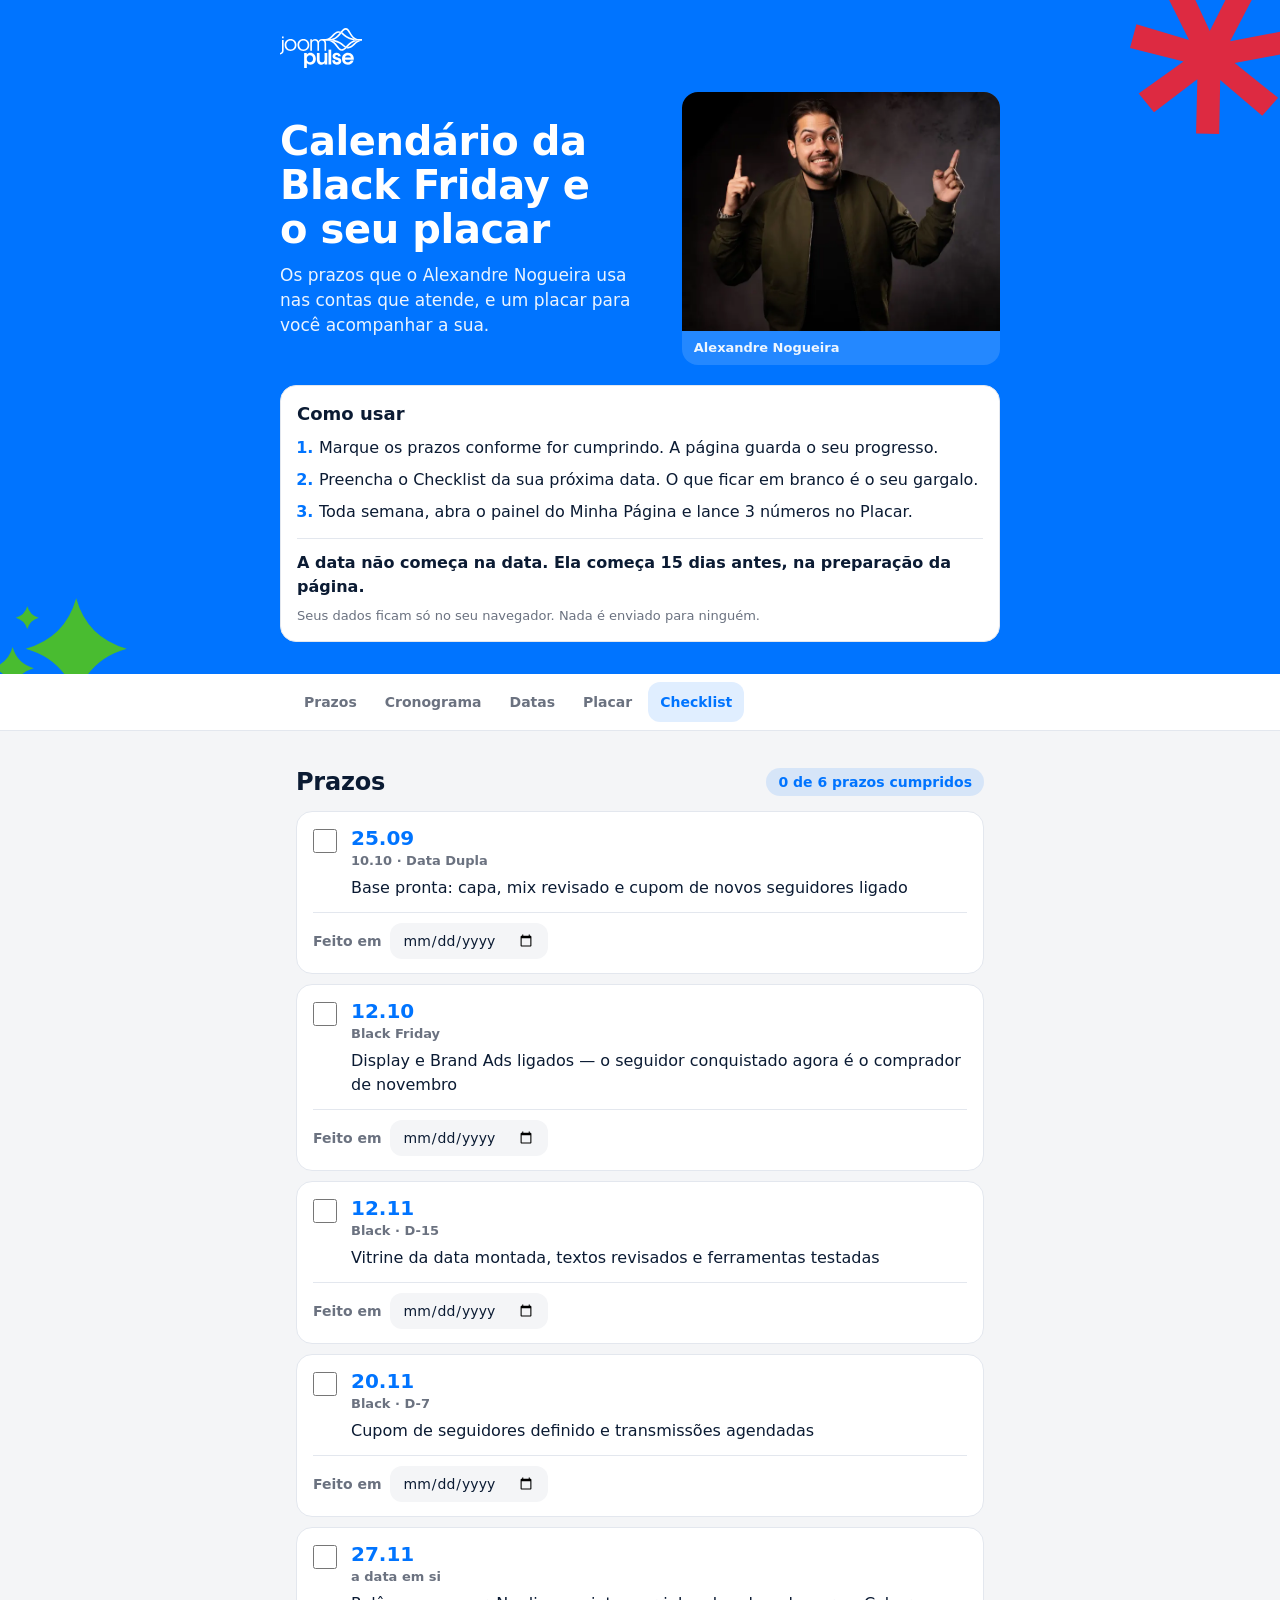
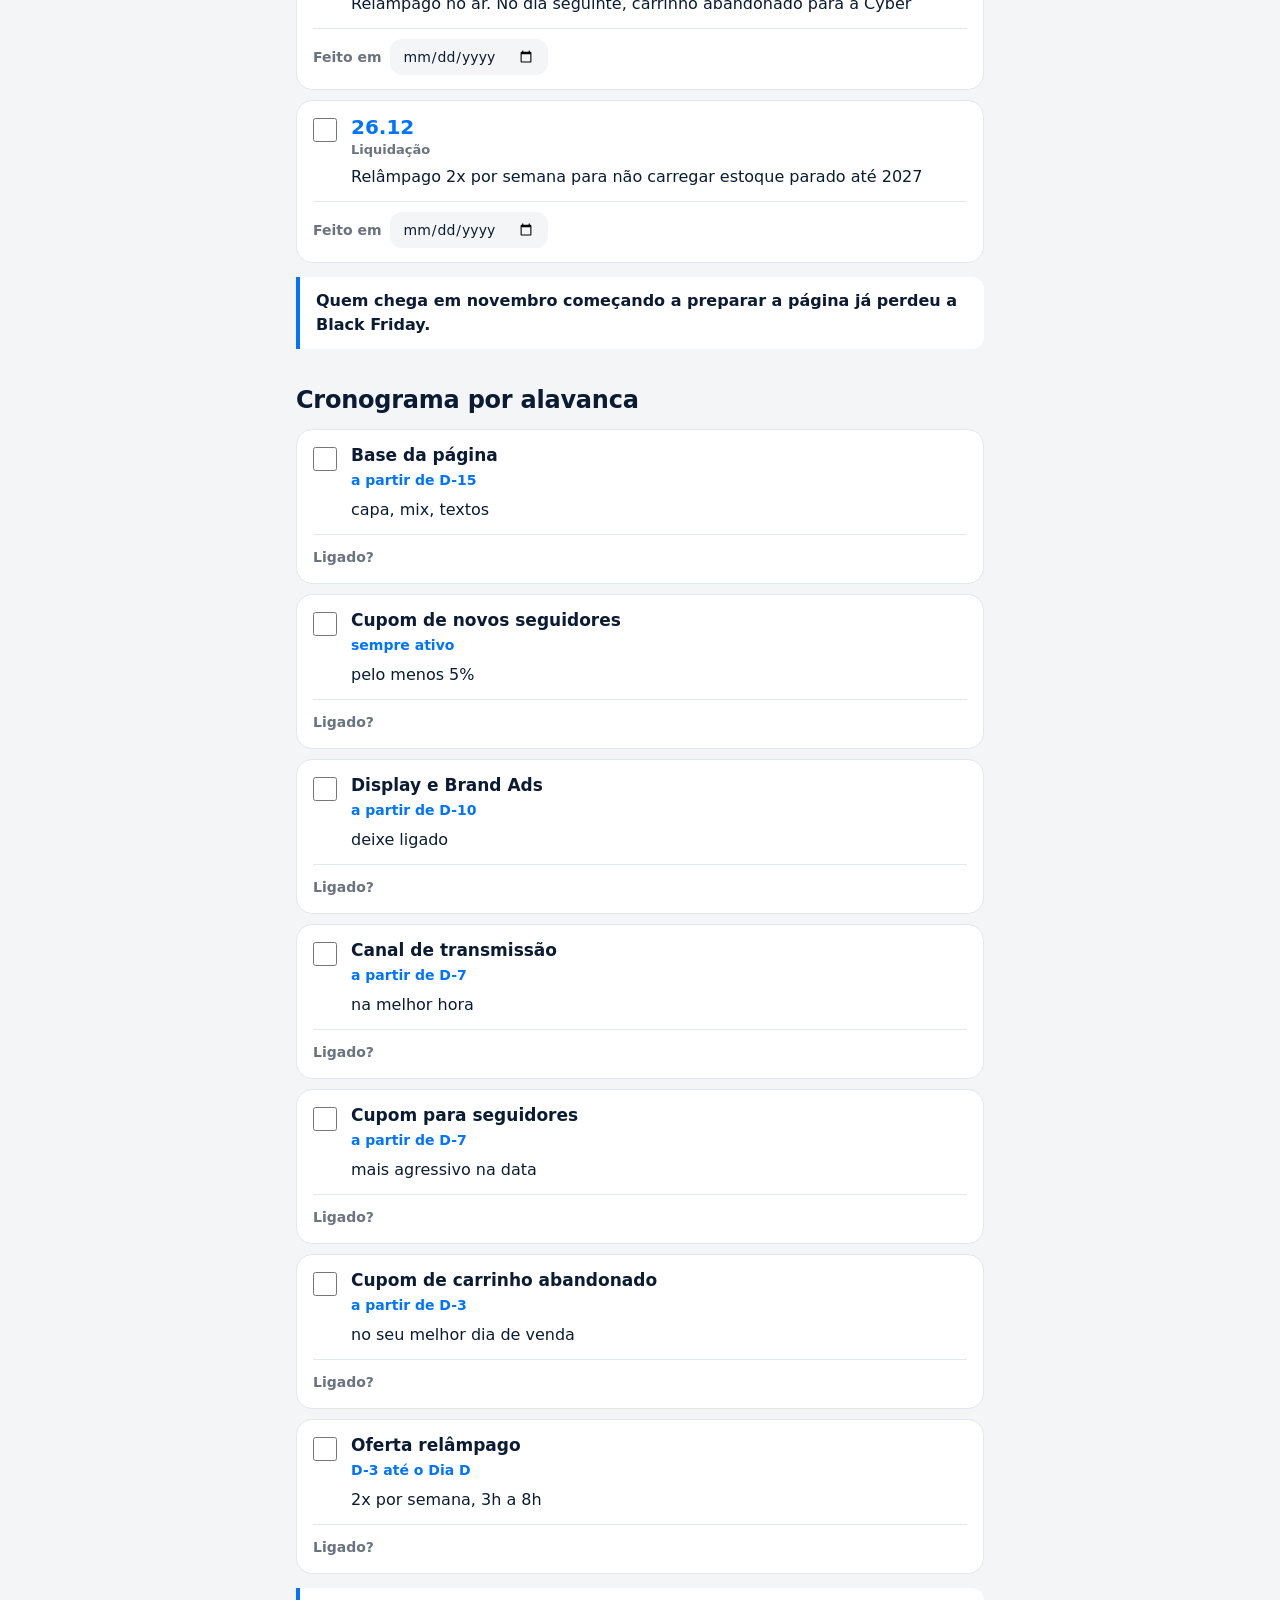
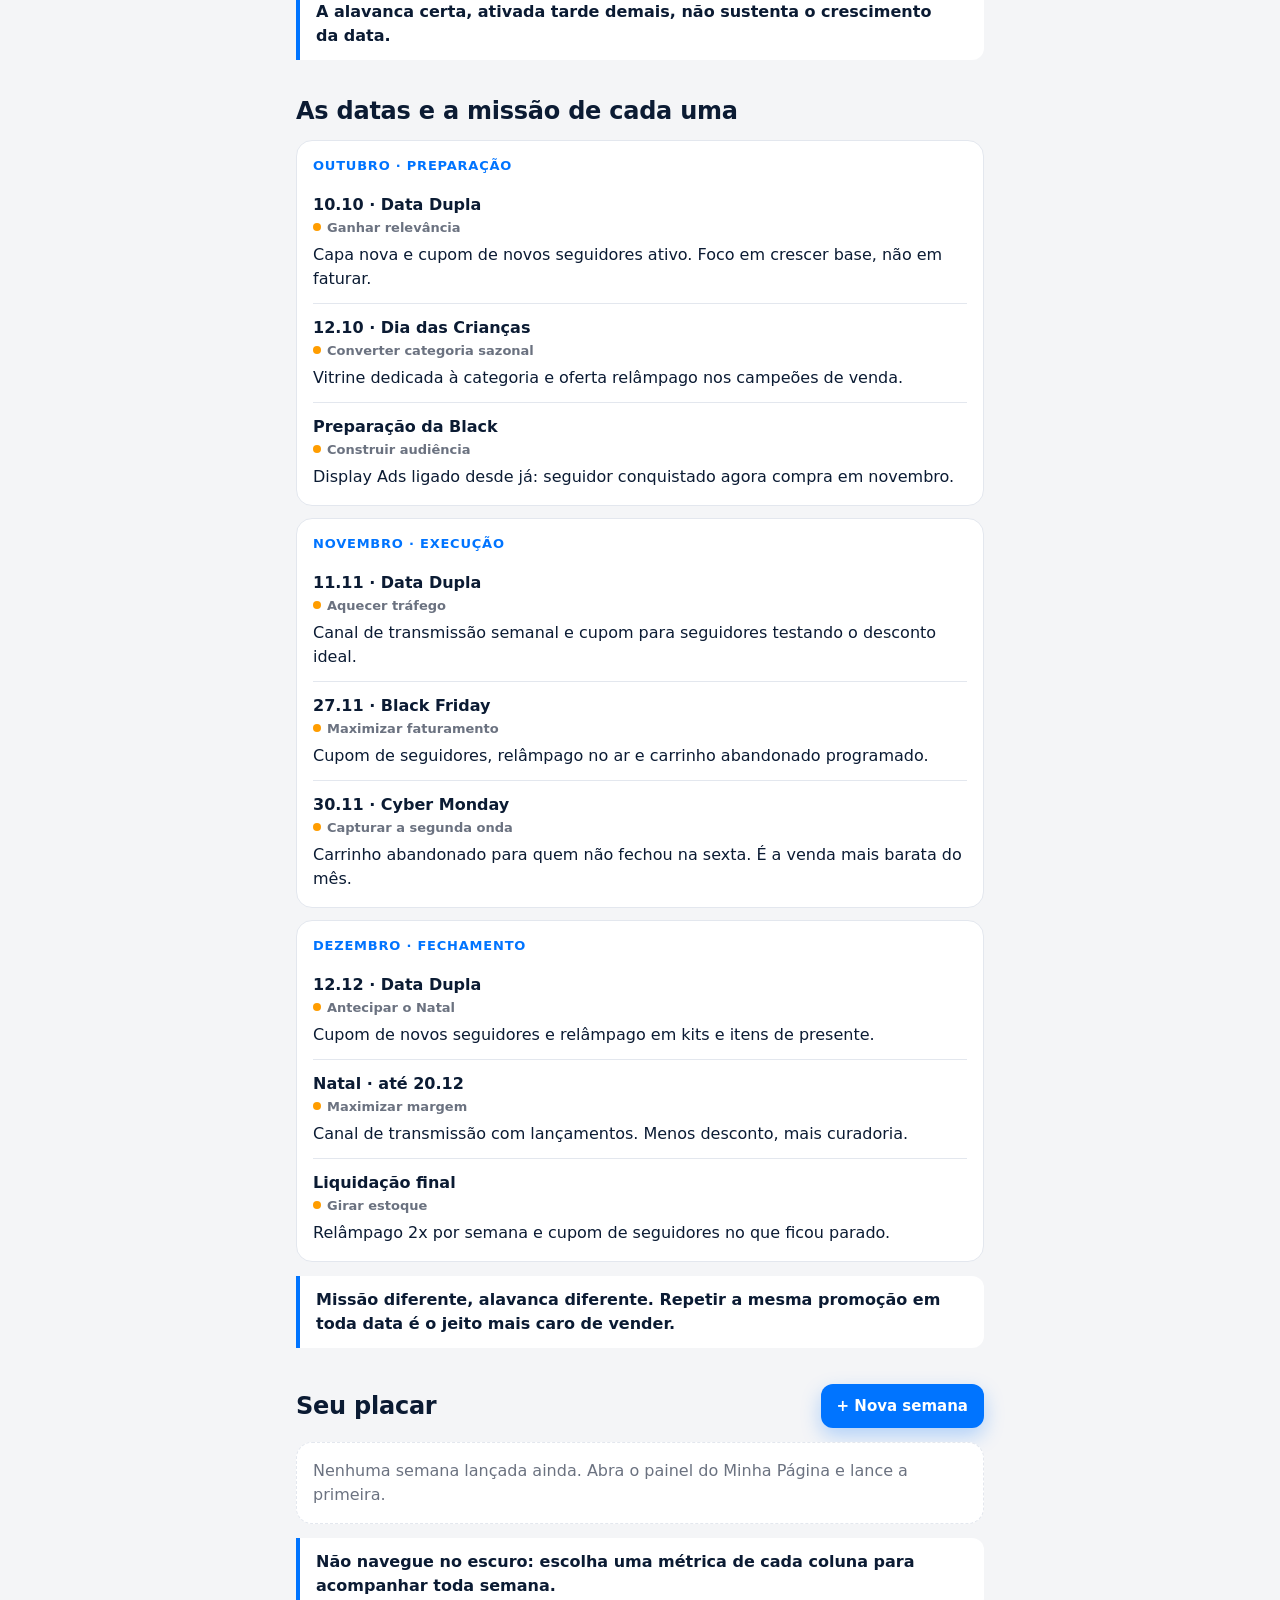
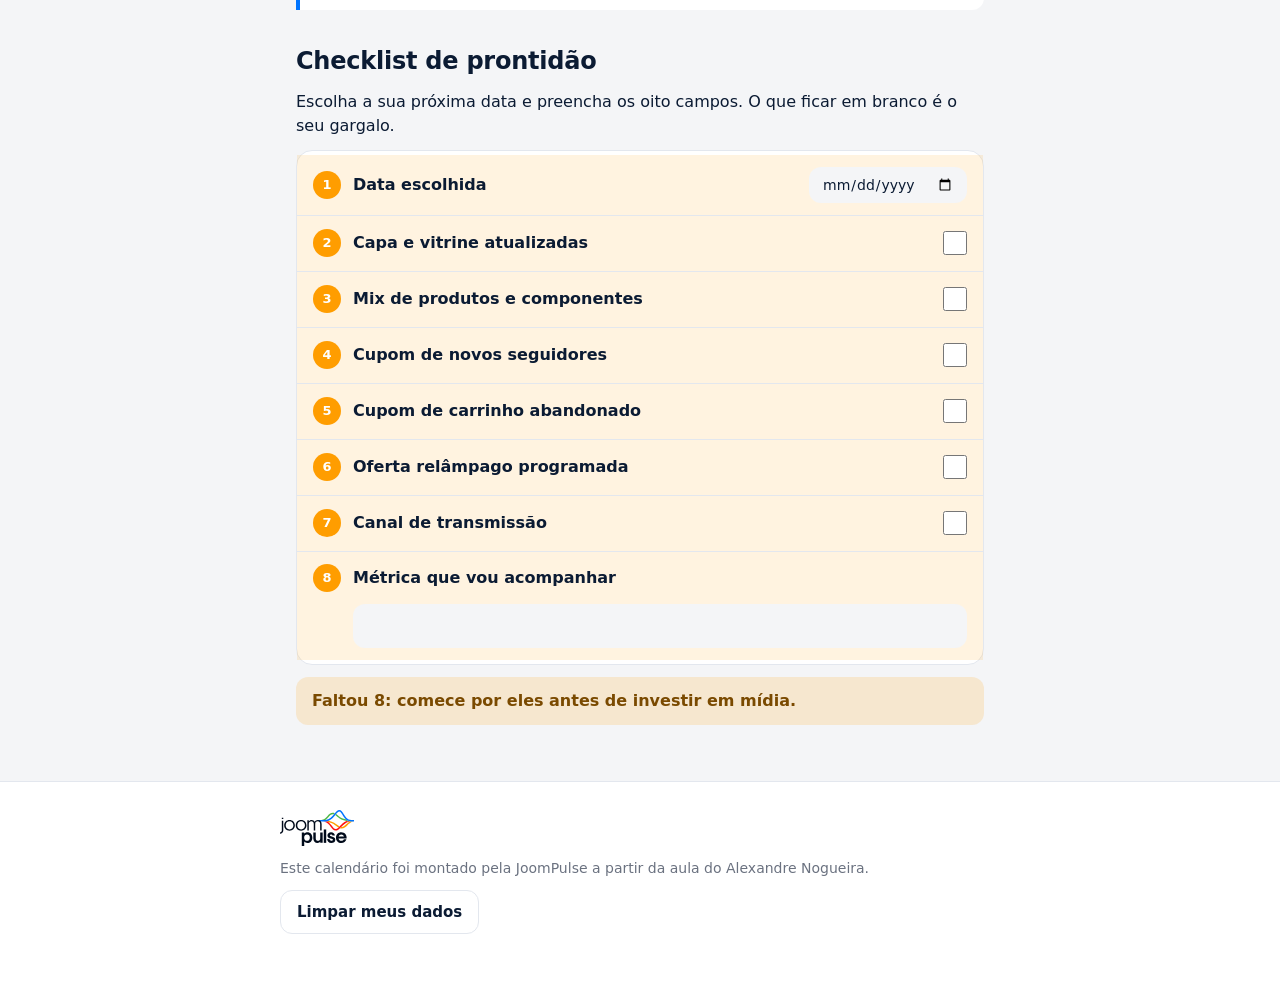
<file: calendario-black-friday/index.html>
<!doctype html>
<html lang="pt-BR">
<head>
<script src="/shared/jp-track.js"></script>
<meta charset="utf-8">
<meta name="viewport" content="width=device-width, initial-scale=1, viewport-fit=cover">
<title>Calendário da Black Friday e o seu placar</title>
<meta name="description" content="Os prazos da Black Friday no Mercado Livre e um placar semanal para acompanhar a sua página.">
<meta name="robots" content="noindex">
<meta name="theme-color" content="#0074FF">
<link rel="icon" href="data:image/svg+xml,%3Csvg xmlns='http://www.w3.org/2000/svg' viewBox='0 0 32 32'%3E%3Crect width='32' height='32' rx='8' fill='%230074FF'/%3E%3Cpath d='M8 17l5 5 11-12' fill='none' stroke='%23fff' stroke-width='4' stroke-linecap='round' stroke-linejoin='round'/%3E%3C/svg%3E">
<link rel="stylesheet" href="styles.css">
</head>
<body>
<a class="skip" href="#prazos">Ir para os prazos</a>

<header class="hero" id="topo">
  <div class="hero__in">
    <div class="hero__brand"><img src="assets/logo-white.svg" alt="JoomPulse" width="112" height="55"></div>
    <div class="hero__grid">
      <div class="hero__text">
        <h1 id="hero-h1"></h1>
        <p class="hero__sub" id="hero-h2"></p>
      </div>
      <figure class="hero__photo">
        <img src="assets/nogueira.webp" alt="Alexandre Nogueira" width="720" height="540">
        <figcaption id="hero-speaker"></figcaption>
      </figure>
    </div>
    <div class="how card">
      <h2 class="how__title" id="how-title"></h2>
      <ol class="how__list" id="how-list"></ol>
      <p class="how__tagline" id="how-tagline"></p>
      <p class="how__privacy" id="how-privacy"></p>
    </div>
  </div>
  <img class="deco deco--tr" src="assets/asterisk.svg" alt="" aria-hidden="true">
  <img class="deco deco--bl" src="assets/sparkles.svg" alt="" aria-hidden="true">
</header>

<nav class="nav" aria-label="Seções"><div class="nav__in" id="nav"></div></nav>

<main class="main">
  <section class="section" id="prazos">
    <div class="section__head"><h2 id="prazos-title"></h2><span class="progress" id="prazos-progress"></span></div>
    <div class="cardlist" id="prazos-list"></div>
    <p class="caption" id="prazos-caption"></p>
  </section>

  <section class="section" id="cronograma">
    <div class="section__head"><h2 id="cronograma-title"></h2></div>
    <div class="cardlist" id="cronograma-list"></div>
    <p class="caption" id="cronograma-caption"></p>
  </section>

  <section class="section" id="datas">
    <div class="section__head"><h2 id="datas-title"></h2></div>
    <div class="datas" id="datas-list"></div>
    <p class="caption" id="datas-caption"></p>
  </section>

  <section class="section" id="placar">
    <div class="section__head"><h2 id="placar-title"></h2><button class="btn btn--primary" type="button" id="placar-add"></button></div>
    <div class="placar" id="placar-list"></div>
    <p class="print-only hint" id="placar-print-hint"></p>
    <div class="print-only placar-blank" id="placar-blank"></div>
    <p class="caption" id="placar-caption"></p>
  </section>

  <section class="section" id="checklist">
    <div class="section__head"><h2 id="checklist-title"></h2></div>
    <p class="intro" id="checklist-intro"></p>
    <div class="card checklist" id="checklist-list"></div>
    <p class="verdict" id="checklist-verdict" aria-live="polite"></p>
    <p class="print-only hint" id="checklist-print-hint"></p>
  </section>
</main>

<footer class="footer">
  <div class="footer__in">
    <img src="assets/logo.svg" alt="JoomPulse" width="96" height="47">
    <p id="footer-line"></p>
    <button class="btn btn--ghost" type="button" id="clear-data"></button>
    <p class="footer__note" id="clear-note" aria-live="polite"></p>
  </div>
</footer>

<script src="data/content.js"></script>
<script src="app.js"></script>
</body>
</html>
</file>
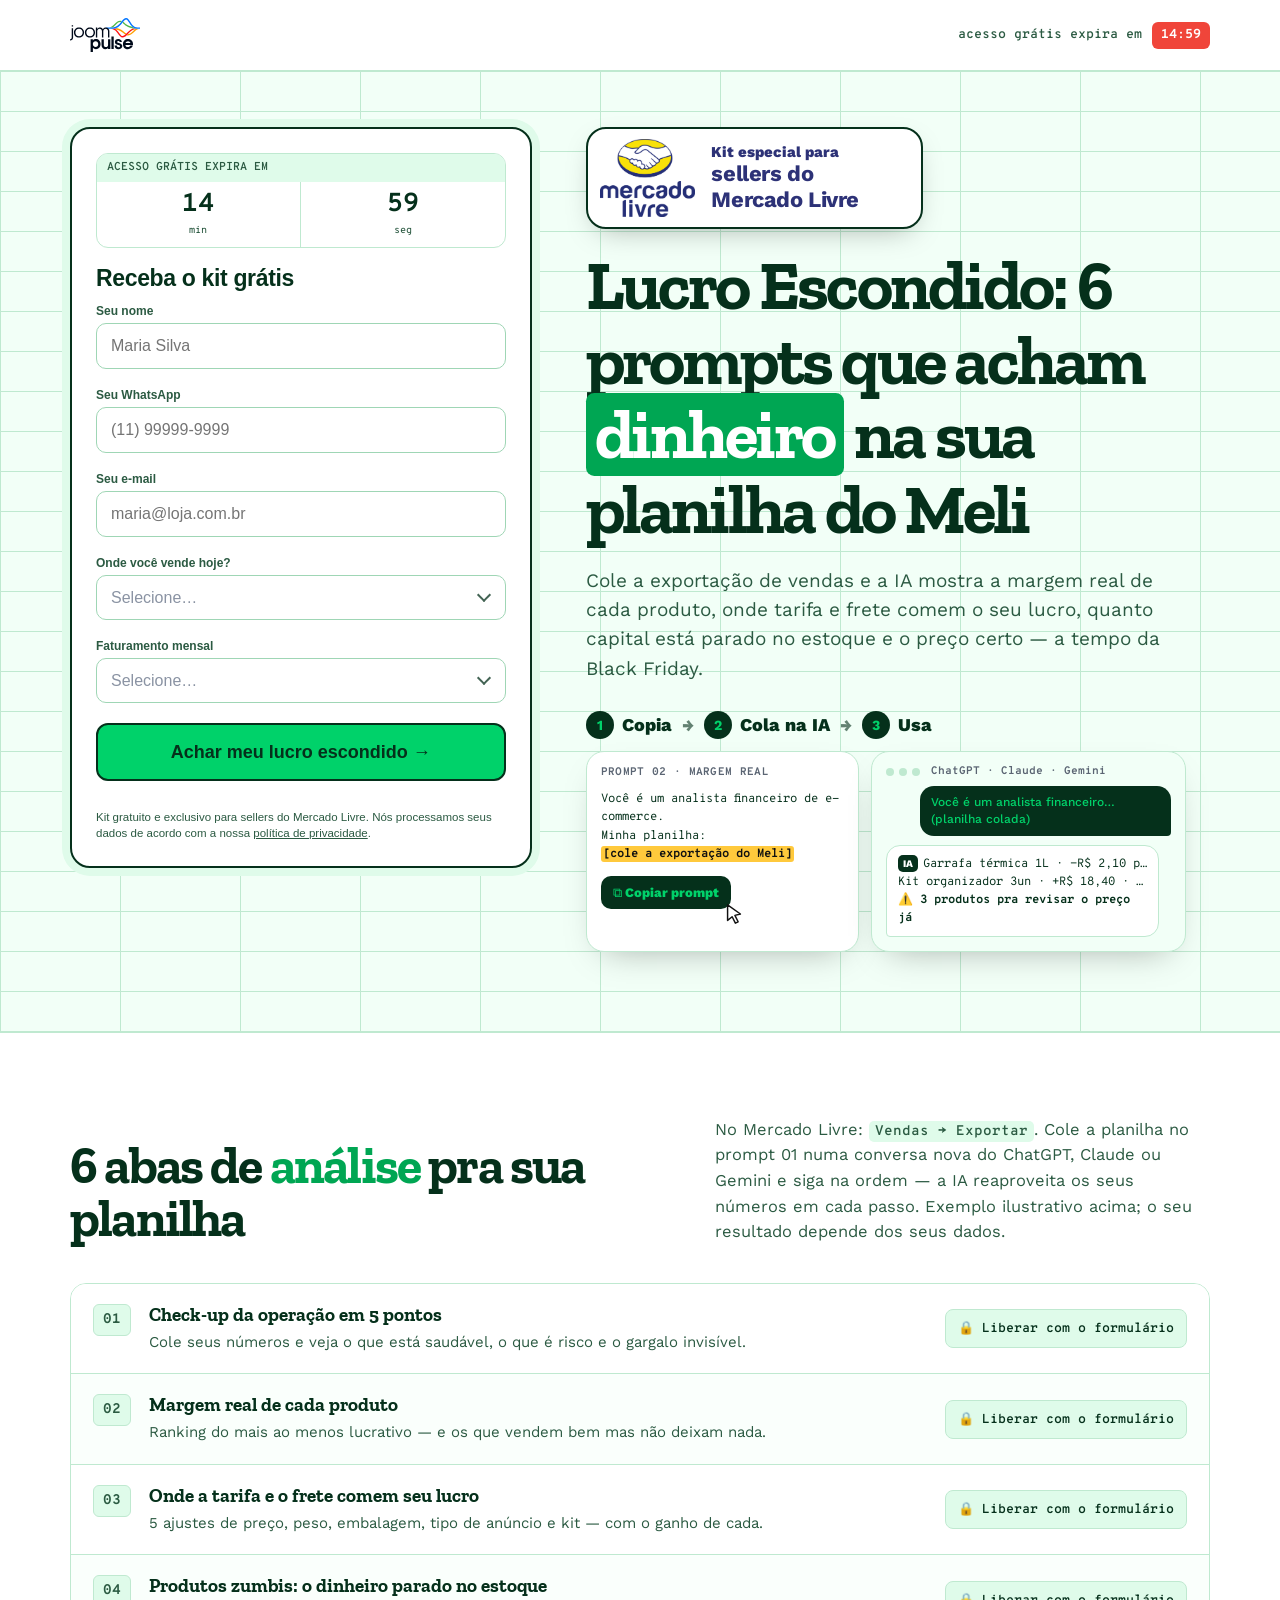
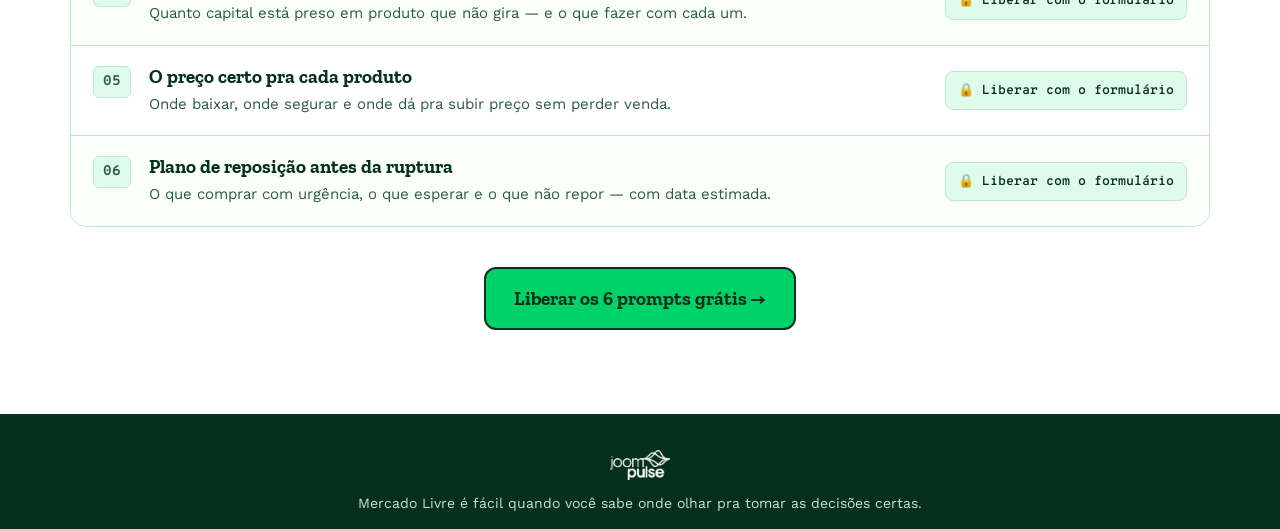
<file: lucro-escondido/index.html>
<!DOCTYPE html>
<html lang="pt-BR">
<head>
<script src="/shared/jp-track.js"></script>
<meta charset="utf-8">
<meta name="viewport" content="width=device-width, initial-scale=1, viewport-fit=cover">
<title>Lucro Escondido — kit de prompts para sellers do Mercado Livre | JoomPulse</title>
<meta name="description" content="Kit especial para sellers do Mercado Livre: 6 prompts de IA que acham dinheiro na sua planilha de vendas — margem real, tarifa e frete, estoque parado e preço certo.">
<meta name="robots" content="noindex">
<meta property="og:title" content="Lucro Escondido: 6 prompts que acham dinheiro na sua planilha do Meli">
<meta property="og:description" content="Kit grátis e exclusivo para sellers do Mercado Livre.">
<link rel="preconnect" href="https://fonts.googleapis.com">
<link rel="preconnect" href="https://fonts.gstatic.com" crossorigin>
<link href="https://fonts.googleapis.com/css2?family=Zilla+Slab:wght@500;600;700&family=Work+Sans:wght@400;500;600;700&family=Overpass+Mono:wght@400;600;700&display=swap" rel="stylesheet">
<link rel="stylesheet" href="/shared/kit-extras.css">
<style>
:root{
  --g:#00D26A; --g2:#00A653; --gs:#DFFBEA; --mint:#F2FFF7; --ink:#05301B; --ink2:#2B5A42; --line:#BFE9D0; --white:#fff;
  --red:#F0453A; --redsoft:#FFE5E2; --gold:#FFC93C;
  --cp-ink:var(--ink); --cp-accent:var(--ink); --cp-accent-ink:var(--g); --cp-line:var(--line); --cp-chat:var(--mint); --cp-var:var(--gold); --cp-font:'Work Sans',system-ui,sans-serif; --cp-mono:var(--fm);
  --fd:'Zilla Slab',Georgia,serif; --fm:'Overpass Mono',ui-monospace,monospace;
}
*{box-sizing:border-box;margin:0;padding:0}
html{scroll-behavior:smooth}
body{font-family:'Work Sans',system-ui,sans-serif;color:var(--ink);background:var(--mint);-webkit-font-smoothing:antialiased;font-synthesis:none;overflow-x:hidden}
a{color:inherit}
.wrap{max-width:1180px;margin:0 auto;padding:0 20px}

.nav{padding:18px 0;background:var(--white);border-bottom:1px solid var(--line)}
.nav .wrap{display:flex;align-items:center;justify-content:space-between;gap:12px}
.nav img{height:34px}
.nav .t{font:600 13px/1 var(--fm);color:var(--ink2);display:flex;gap:10px;align-items:center}
.nav .t b{color:var(--white);background:var(--red);padding:7px 9px;border-radius:6px;font-variant-numeric:tabular-nums}

/* hero espelhado: formulário à esquerda */
.hero{padding:56px 0 80px;background:
  linear-gradient(var(--line) 1px,transparent 1px) 0 0/100% 40px,
  linear-gradient(90deg,var(--line) 1px,transparent 1px) 0 0/120px 100%,var(--mint)}
.hero .wrap{display:grid;grid-template-columns:.85fr 1.15fr;gap:54px;align-items:start}
.copy{grid-column:2;grid-row:1}
.formcard{grid-column:1;grid-row:1}
.ml-badge{border:2px solid var(--ink)}
.pill{display:inline-flex;gap:8px;align-items:center;background:var(--ink);color:var(--g);font:700 14px/1.2 var(--fd);padding:9px 14px;border-radius:8px}
h1{font:800 clamp(40px,5.4vw,70px)/1.08 var(--fd);letter-spacing:-.04em;margin:20px 0 18px}
h1 .money{color:var(--white);background:var(--g2);padding:0 .14em;border-radius:.12em;box-decoration-break:clone;-webkit-box-decoration-break:clone}
.lead{font-size:clamp(17px,1.5vw,19px);line-height:1.55;color:var(--ink2);max-width:600px}

/* planilha */
.sheet{margin-top:30px;background:var(--white);border:1px solid var(--line);border-radius:14px;overflow:hidden;box-shadow:0 20px 50px -24px rgba(5,48,27,.35);font:500 13px/1 var(--fm);max-width:620px}
.sheet .row{display:grid;grid-template-columns:1.6fr 1fr 1fr 1.1fr;border-bottom:1px solid var(--line)}
.sheet .row>div{padding:11px 12px;border-right:1px solid var(--line);white-space:nowrap;overflow:hidden;text-overflow:ellipsis}
.sheet .row>div:last-child{border-right:0}
.sheet .h{background:var(--gs);font-weight:700;color:var(--ink2)}
.sheet .bad{background:var(--redsoft);color:#A3221A;font-weight:700}
.sheet .ok{color:var(--g2);font-weight:700}
.sheet .sum{background:var(--ink);color:var(--white);font-weight:700}
.sheet .sum>div{border-color:rgba(255,255,255,.12)}
.sheet .sum .big{color:var(--g);font-size:15px}

.formcard{background:var(--white);border:2px solid var(--ink);border-radius:20px;padding:24px;scroll-margin-top:20px;box-shadow:0 0 0 8px var(--gs)}
.timer{display:grid;grid-template-columns:repeat(2,1fr);border:1px solid var(--line);border-radius:12px;overflow:hidden;margin-bottom:18px}
.timer .cap{grid-column:1/-1;background:var(--gs);font:600 11.5px/1 var(--fm);padding:8px 10px;color:var(--ink2);text-transform:uppercase}
.timer div:not(.cap){padding:10px 6px;text-align:center;border-right:1px solid var(--line)}
.timer div:last-child{border-right:0}
.timer b{display:block;font:700 26px/1 var(--fm);font-variant-numeric:tabular-nums}
.timer small{font:500 10px var(--fm);color:var(--ink2)}

.kf{display:grid;gap:14px}
.kf-head{font:800 23px/1.1 var(--fd);letter-spacing:-.02em}
.kf-field,.kf-q{display:grid;gap:6px;border:0}
.kf-label{font:600 12px/1 var(--fm);color:var(--ink2)}
.kf-input{font:500 16px var(--fd);color:var(--ink);background:var(--white);border:1px solid #9FD6B5;border-radius:10px;padding:13px 14px;outline:none;width:100%}
.kf-input:focus{border-color:var(--g2);box-shadow:0 0 0 3px var(--gs)}
.kf-pills{display:flex;flex-wrap:wrap;gap:7px}
.kf-pill{font:600 13px/1.2 var(--fd);color:var(--ink);background:var(--mint);border:1px solid #9FD6B5;border-radius:8px;padding:9px 12px;cursor:pointer}
.kf-pill[aria-checked="true"]{background:var(--ink);border-color:var(--ink);color:var(--g)}
.kf-err{font:600 12px var(--fm);color:var(--red)}
.kf-bad .kf-input{border-color:var(--red)}
.kf-hp{position:absolute;left:-9999px;width:1px;height:1px;opacity:0}
.kf-submit{display:block;text-align:center;text-decoration:none;font:800 18px/1 var(--fd);color:var(--ink);background:var(--g);border:2px solid var(--ink);border-radius:12px;padding:18px;cursor:pointer;transition:background .15s}
.kf-submit:hover{background:#2BE585}
.kf-submit:disabled{opacity:.6;cursor:wait}
.kf-status{font:600 13px var(--fm);color:var(--red)}
.kf-fine{font-size:11.5px;color:var(--ink2);line-height:1.45}
.kf-done{text-align:center;justify-items:center}
.kf-check{width:64px;height:64px;border-radius:14px;background:var(--g);border:2px solid var(--ink);display:grid;place-items:center;font:800 30px var(--fd)}
.kf-done p{color:var(--ink2)}
.kit-open .timer{display:none}

/* bloco 2: abas da planilha */
.kit{background:var(--white);border-top:1px solid var(--line);padding:84px 0;scroll-margin-top:0}
.kit .top{display:grid;grid-template-columns:1.1fr .9fr;gap:40px;align-items:end;margin-bottom:38px}
.kit h2{font:800 clamp(32px,4.2vw,52px)/1.02 var(--fd);letter-spacing:-.035em}
.kit h2 span{color:var(--g2)}
.kit .sub{font-size:16.5px;line-height:1.55;color:var(--ink2)}
.kit .sub code{font:600 14px var(--fm);background:var(--gs);padding:2px 6px;border-radius:5px}
.list{border:1px solid var(--line);border-radius:16px;overflow:hidden}
.kl-card{display:grid;grid-template-columns:minmax(0,1fr) auto;gap:10px 24px;align-items:center;padding:20px 22px;border-bottom:1px solid var(--line);background:var(--white)}
.kl-card:last-child{border-bottom:0}
.kl-card:nth-child(even){background:#FAFFFC}
.kl-top{display:flex;gap:18px;align-items:flex-start}
.kl-num{flex:none;font:700 14px/1 var(--fm);color:var(--ink2);background:var(--gs);border:1px solid var(--line);border-radius:6px;padding:8px 9px}
.kl-title{font:800 19px/1.2 var(--fd)}
.kl-why{font-size:15px;color:var(--ink2);margin-top:5px;line-height:1.45}
.kl-teaser{display:none}
.kl-lock{font:600 13px var(--fm);text-decoration:none;color:var(--ink);background:var(--gs);border:1px solid var(--line);padding:10px 12px;border-radius:8px;white-space:nowrap}
.kl-open{grid-template-columns:1fr}
.kl-prompt{font:12.5px/1.65 var(--fm);white-space:pre-wrap;word-break:break-word;background:var(--mint);border:1px solid var(--line);border-radius:12px;padding:16px;max-height:320px;overflow:auto;margin-left:58px}
.kl-var{background:var(--gold);color:var(--ink);font-weight:700;border-radius:3px;padding:0 2px}
.kl-copy{justify-self:start;margin-left:58px;font:800 14px var(--fd);background:var(--ink);color:var(--g);border:0;border-radius:10px;padding:12px 18px;cursor:pointer}
.kl-copied{background:var(--g);color:var(--ink)}
.final{margin-top:40px;text-align:center}
.final a{display:inline-block;font:800 19px var(--fd);color:var(--ink);background:var(--g);border:2px solid var(--ink);border-radius:12px;padding:18px 28px;text-decoration:none}
.kit-open .final{display:none}
footer{background:var(--ink);color:#BFE9D0;padding:36px 0;text-align:center;font-size:14px}
footer img{height:30px;margin-bottom:12px}

@media (max-width:900px){
  .hero{padding:34px 0 60px}
  .hero .wrap,.kit .top{grid-template-columns:1fr;gap:30px}
  .copy,.formcard{grid-column:1;grid-row:auto}
  .sheet{display:none}
  .kl-card{grid-template-columns:1fr}
  .kl-lock{justify-self:start;margin-left:58px}
  .kl-prompt,.kl-copy{margin-left:0}
}
@media (max-width:420px){.wrap{padding:0 16px}.formcard{padding:18px}.kl-lock{margin-left:0}}
</style>
</head>
<body>

<nav class="nav"><div class="wrap">
  <img src="/shared/logo.svg" alt="JoomPulse">
  <span class="t">acesso grátis expira em <b><span data-cd="m">--</span>:<span data-cd="s">--</span></b></span>
</div></nav>

<header class="hero">
  <div class="wrap">
    <div class="copy">
      <div class="ml-badge"><img src="/shared/mercado-livre.png" alt="Mercado Livre" width="96" height="78"><span>Kit especial para<b>sellers do Mercado Livre</b></span></div>
      <h1>Lucro Escondido: 6 prompts que acham <span class="money">dinheiro</span> na sua planilha do Meli</h1>
      <p class="lead">Cole a exportação de vendas e a IA mostra a margem real de cada produto, onde tarifa e frete comem o seu lucro, quanto capital está parado no estoque e o preço certo — a tempo da Black Friday.</p>
      <div data-kit-cp></div>
    </div>

    <div class="formcard" id="form">
      <div class="timer">
        <div class="cap">Acesso grátis expira em</div>
        <div><b data-cd="m">--</b><small>min</small></div>
        <div><b data-cd="s">--</b><small>seg</small></div>
      </div>
      <div data-kit-form data-title="Receba o kit grátis" data-cta="Achar meu lucro escondido →"></div>
    </div>
  </div>
</header>

<section class="kit" id="kit">
  <div class="wrap">
    <div class="top">
      <h2>6 abas de <span>análise</span> pra sua planilha</h2>
      <p class="sub">No Mercado Livre: <code>Vendas → Exportar</code>. Cole a planilha no prompt 01 numa conversa nova do ChatGPT, Claude ou Gemini e siga na ordem — a IA reaproveita os seus números em cada passo. Exemplo ilustrativo acima; o seu resultado depende dos seus dados.</p>
    </div>
    <div class="list" data-kit-list></div>
    <div class="final"><a href="#form" data-kit-cta>Liberar os 6 prompts grátis →</a></div>
  </div>
</section>

<footer>
  <img src="/shared/logo-white.png" alt="JoomPulse">
  <p>Mercado Livre é fácil quando você sabe onde olhar pra tomar as decisões certas.</p>
</footer>

<script src="/lucro-escondido/content.js"></script>
<script src="/shared/kit.js"></script>
</body>
</html>
</file>
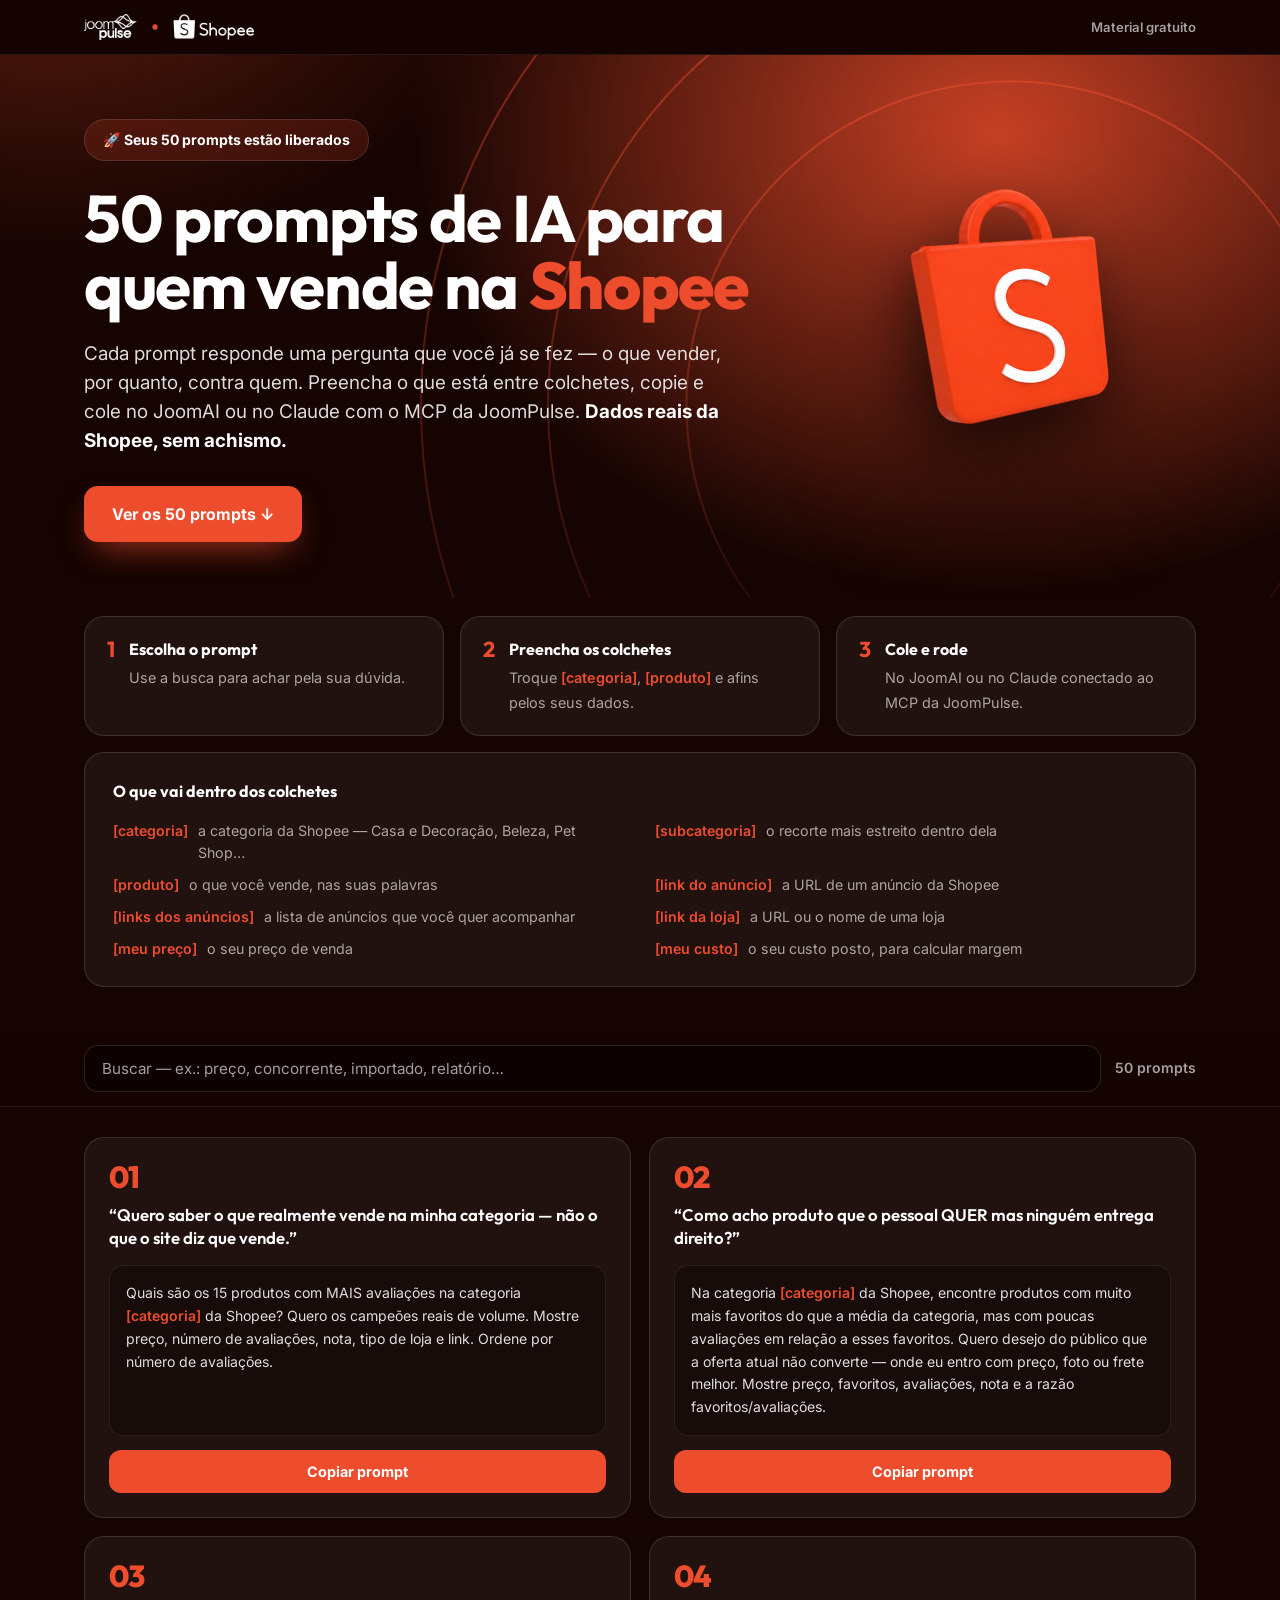
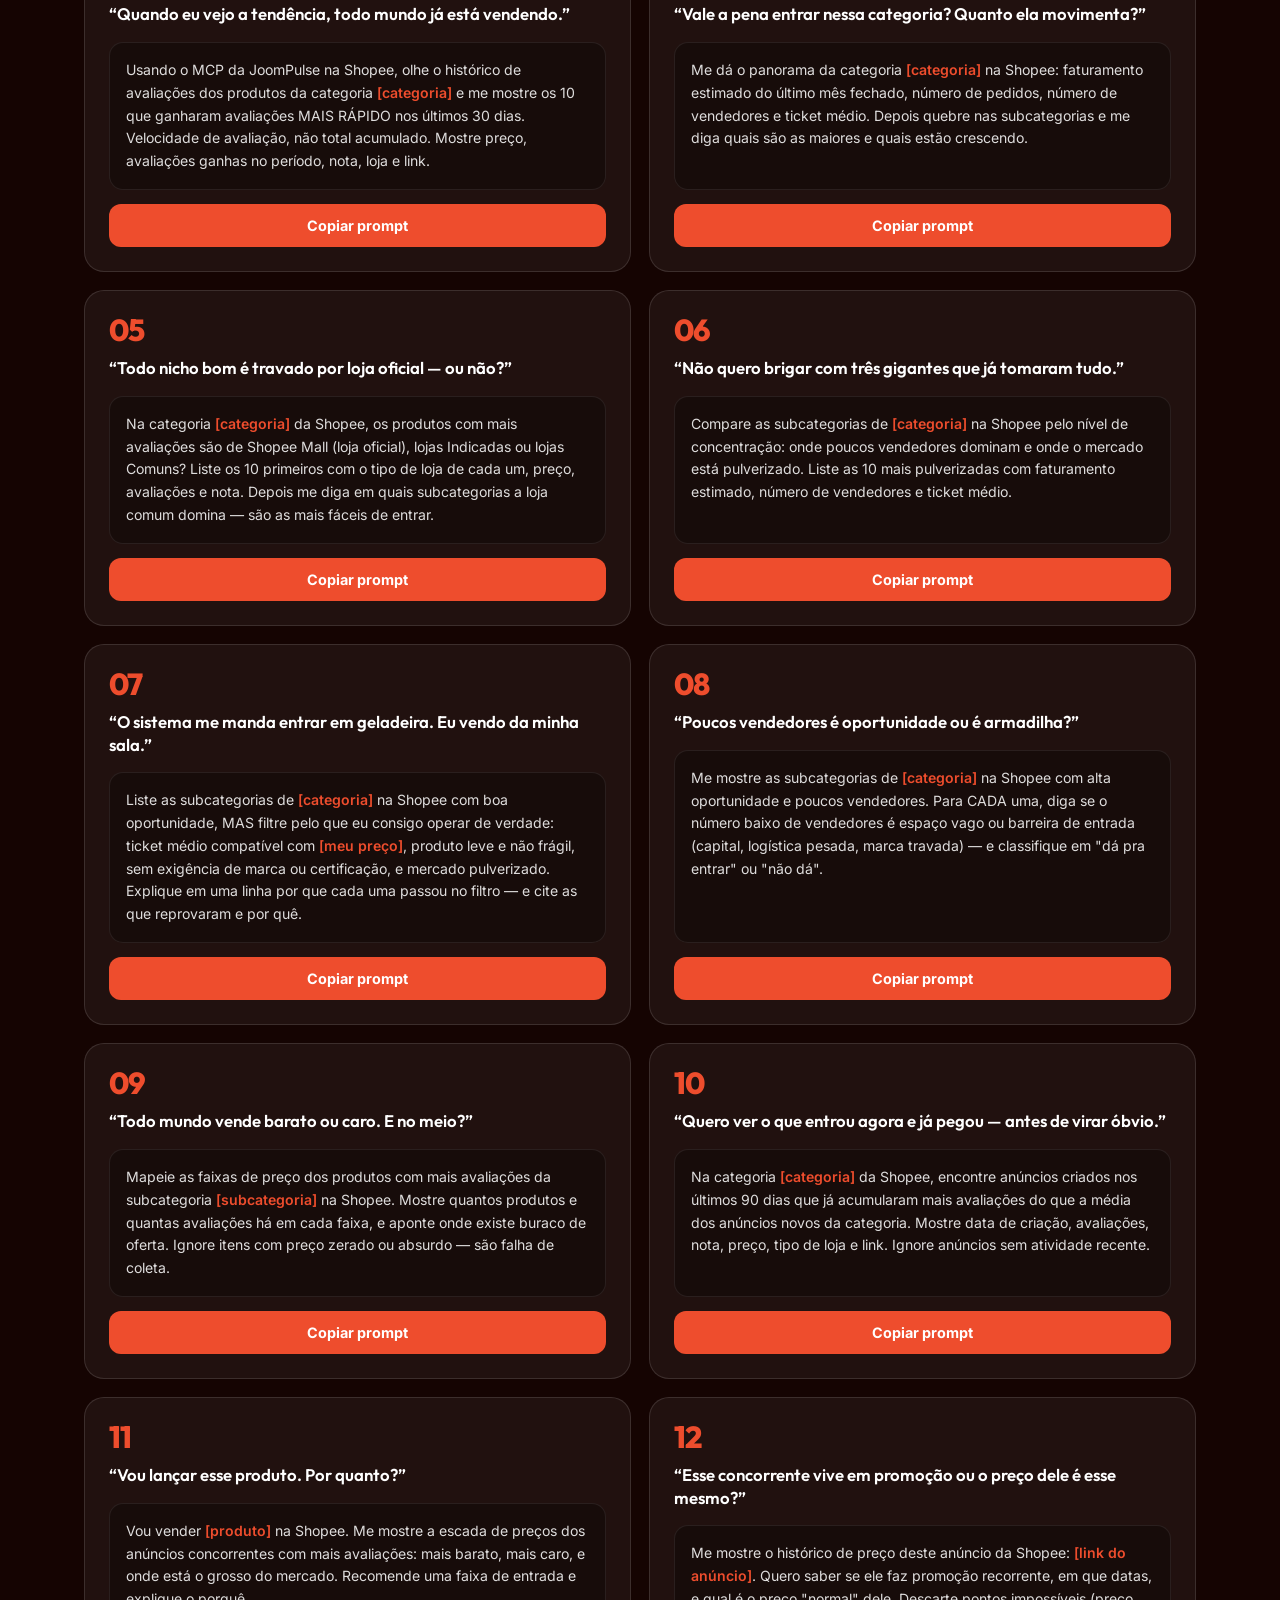
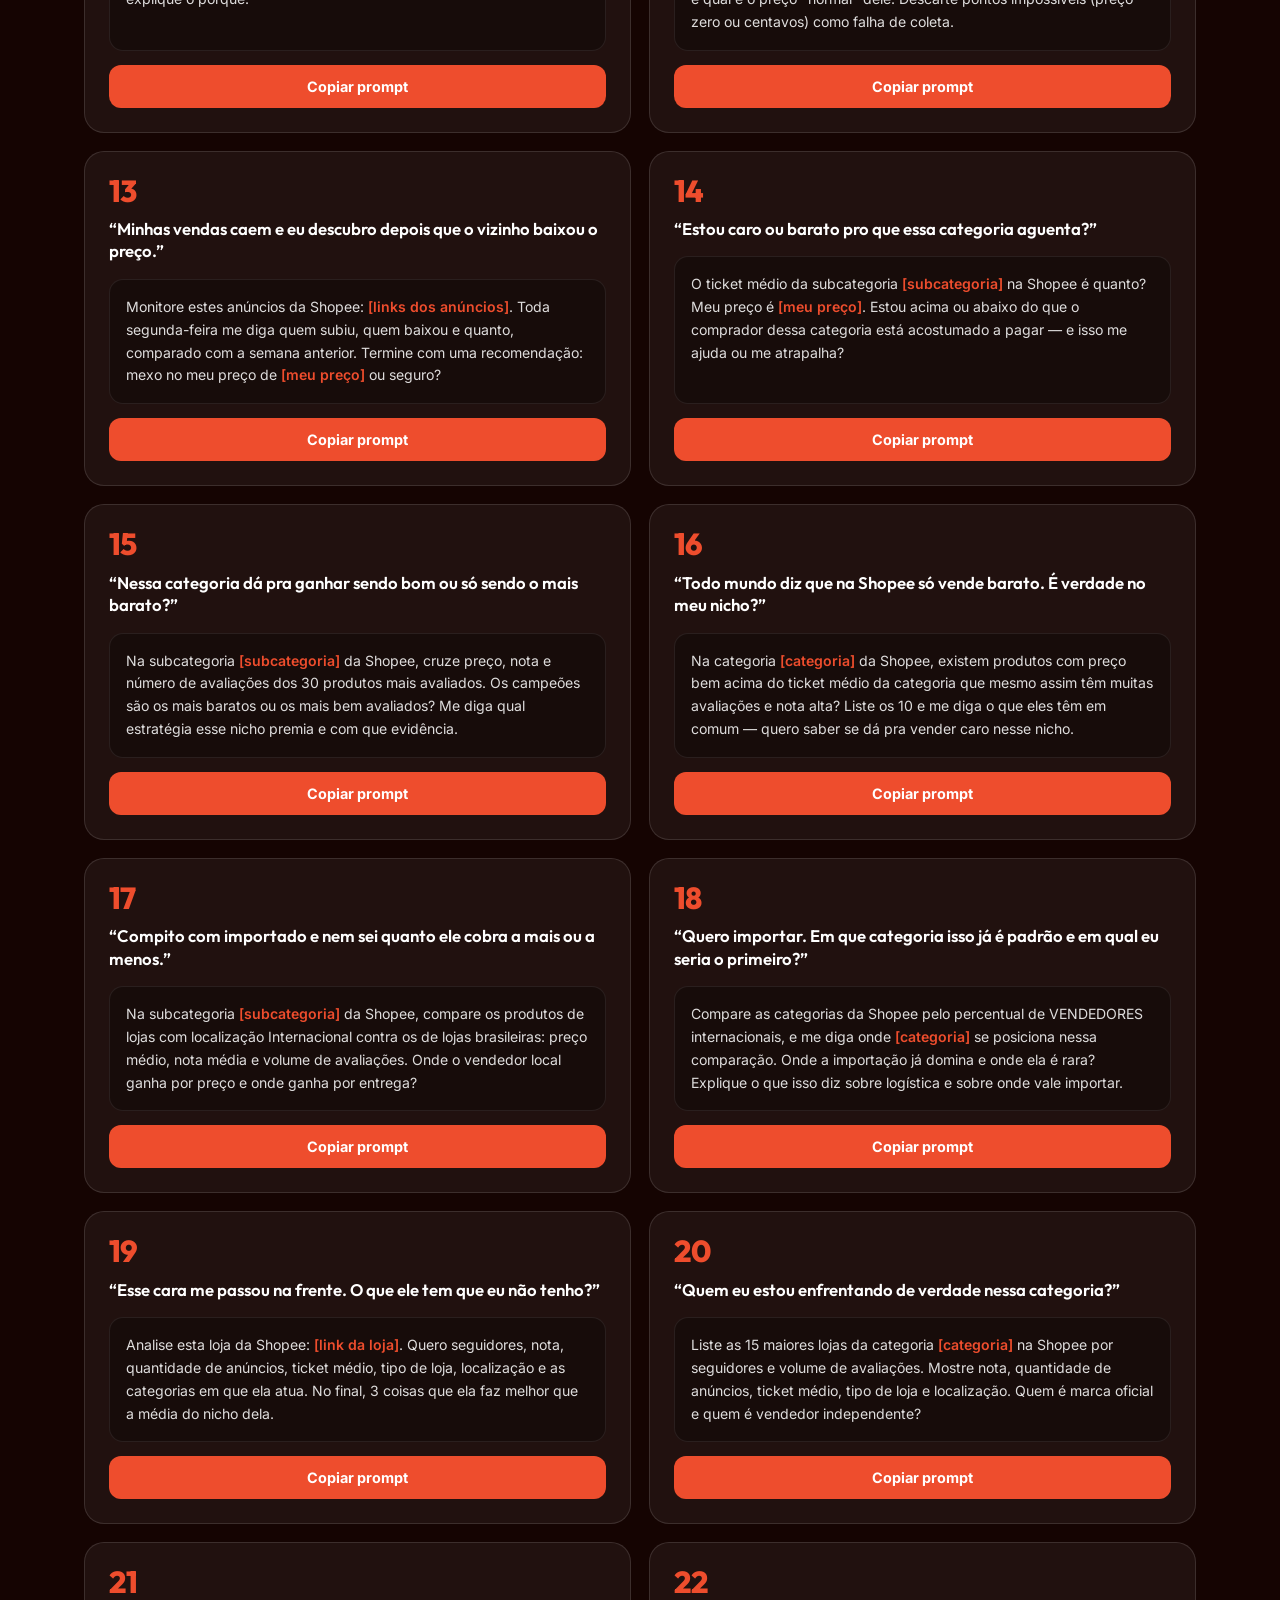
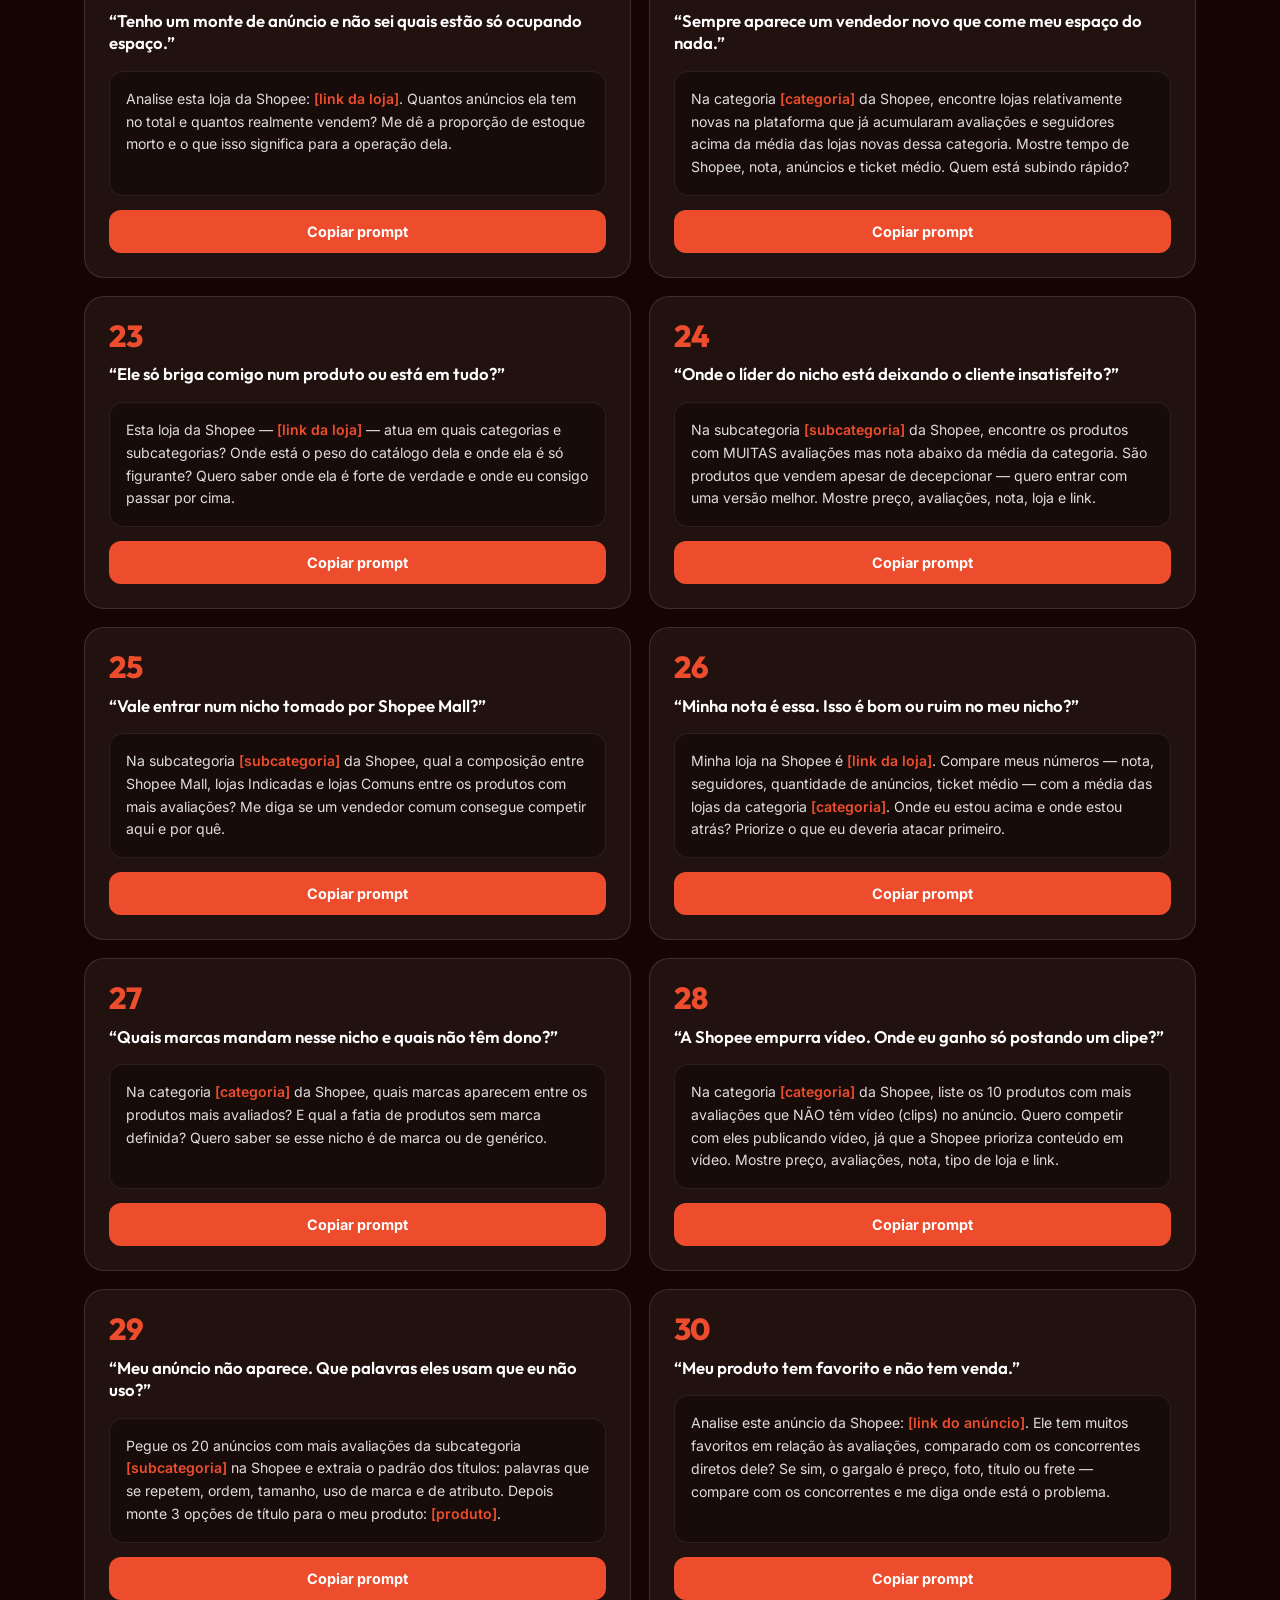
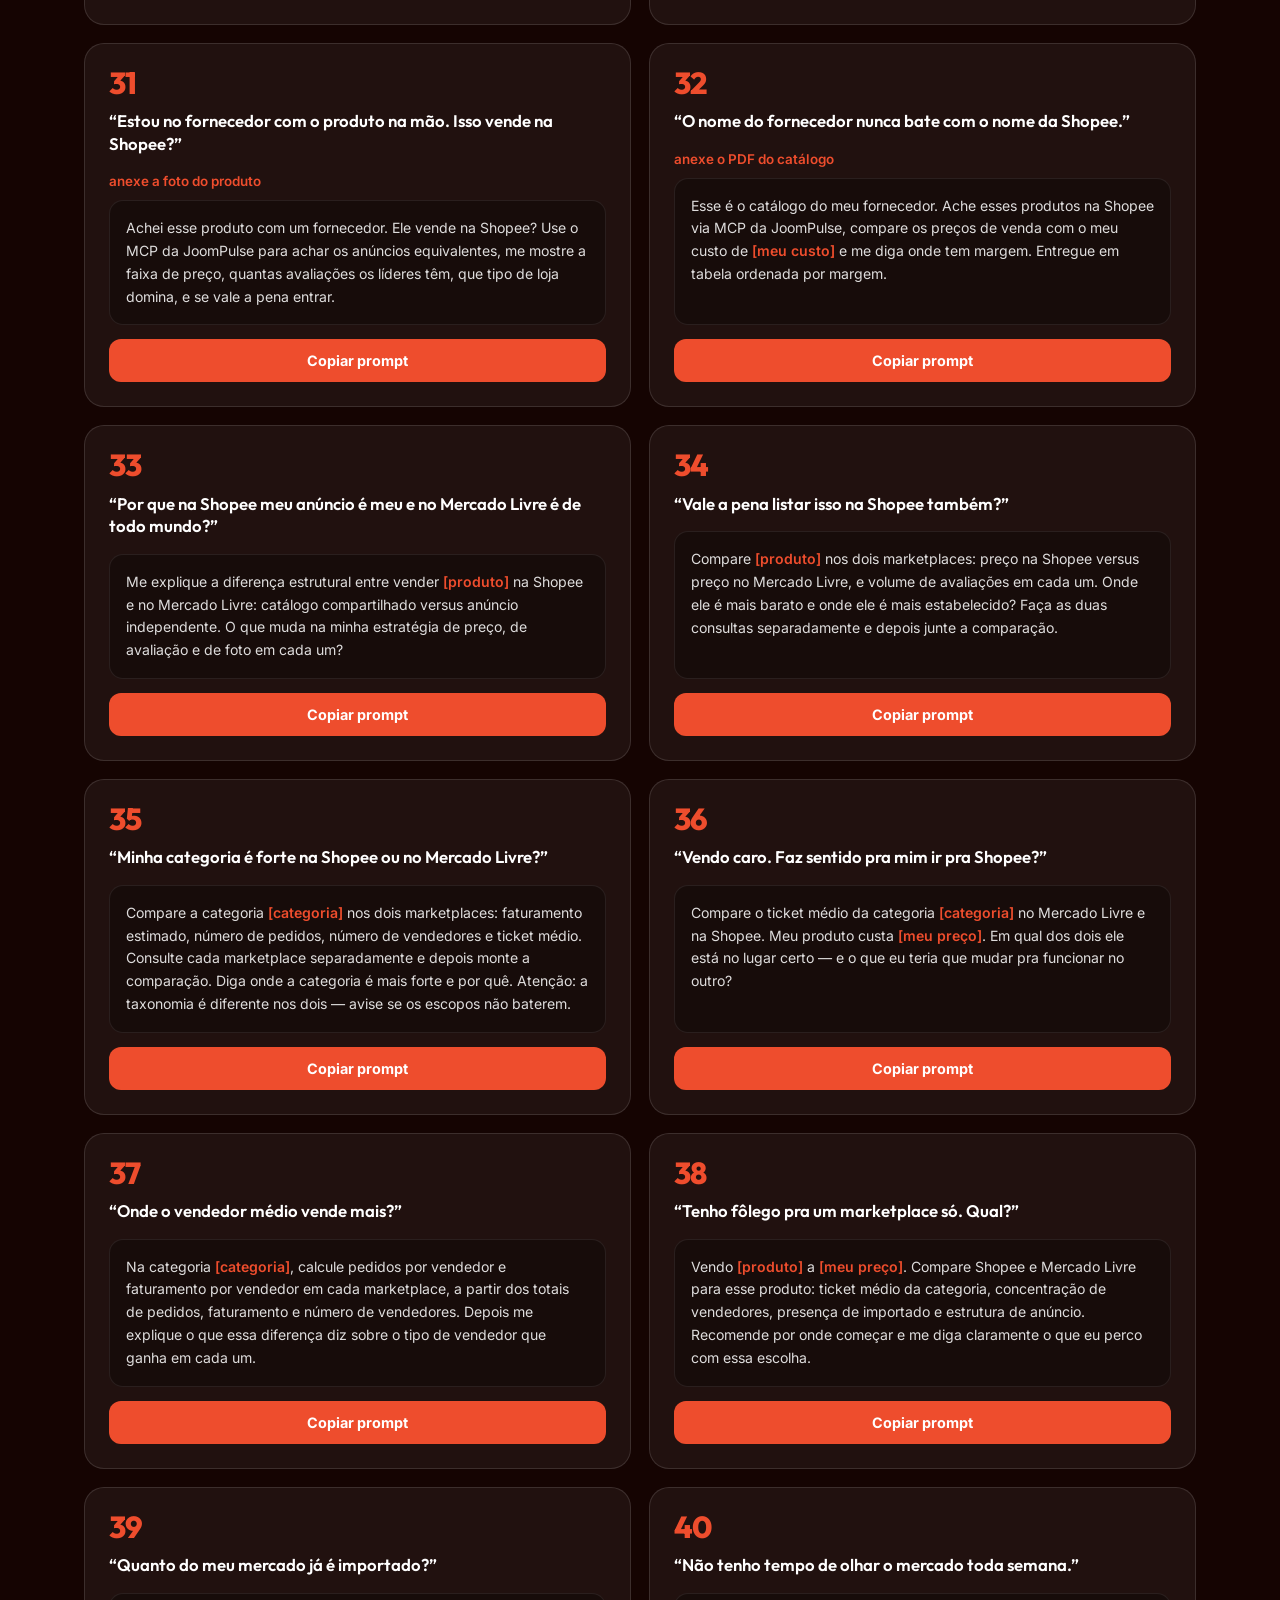
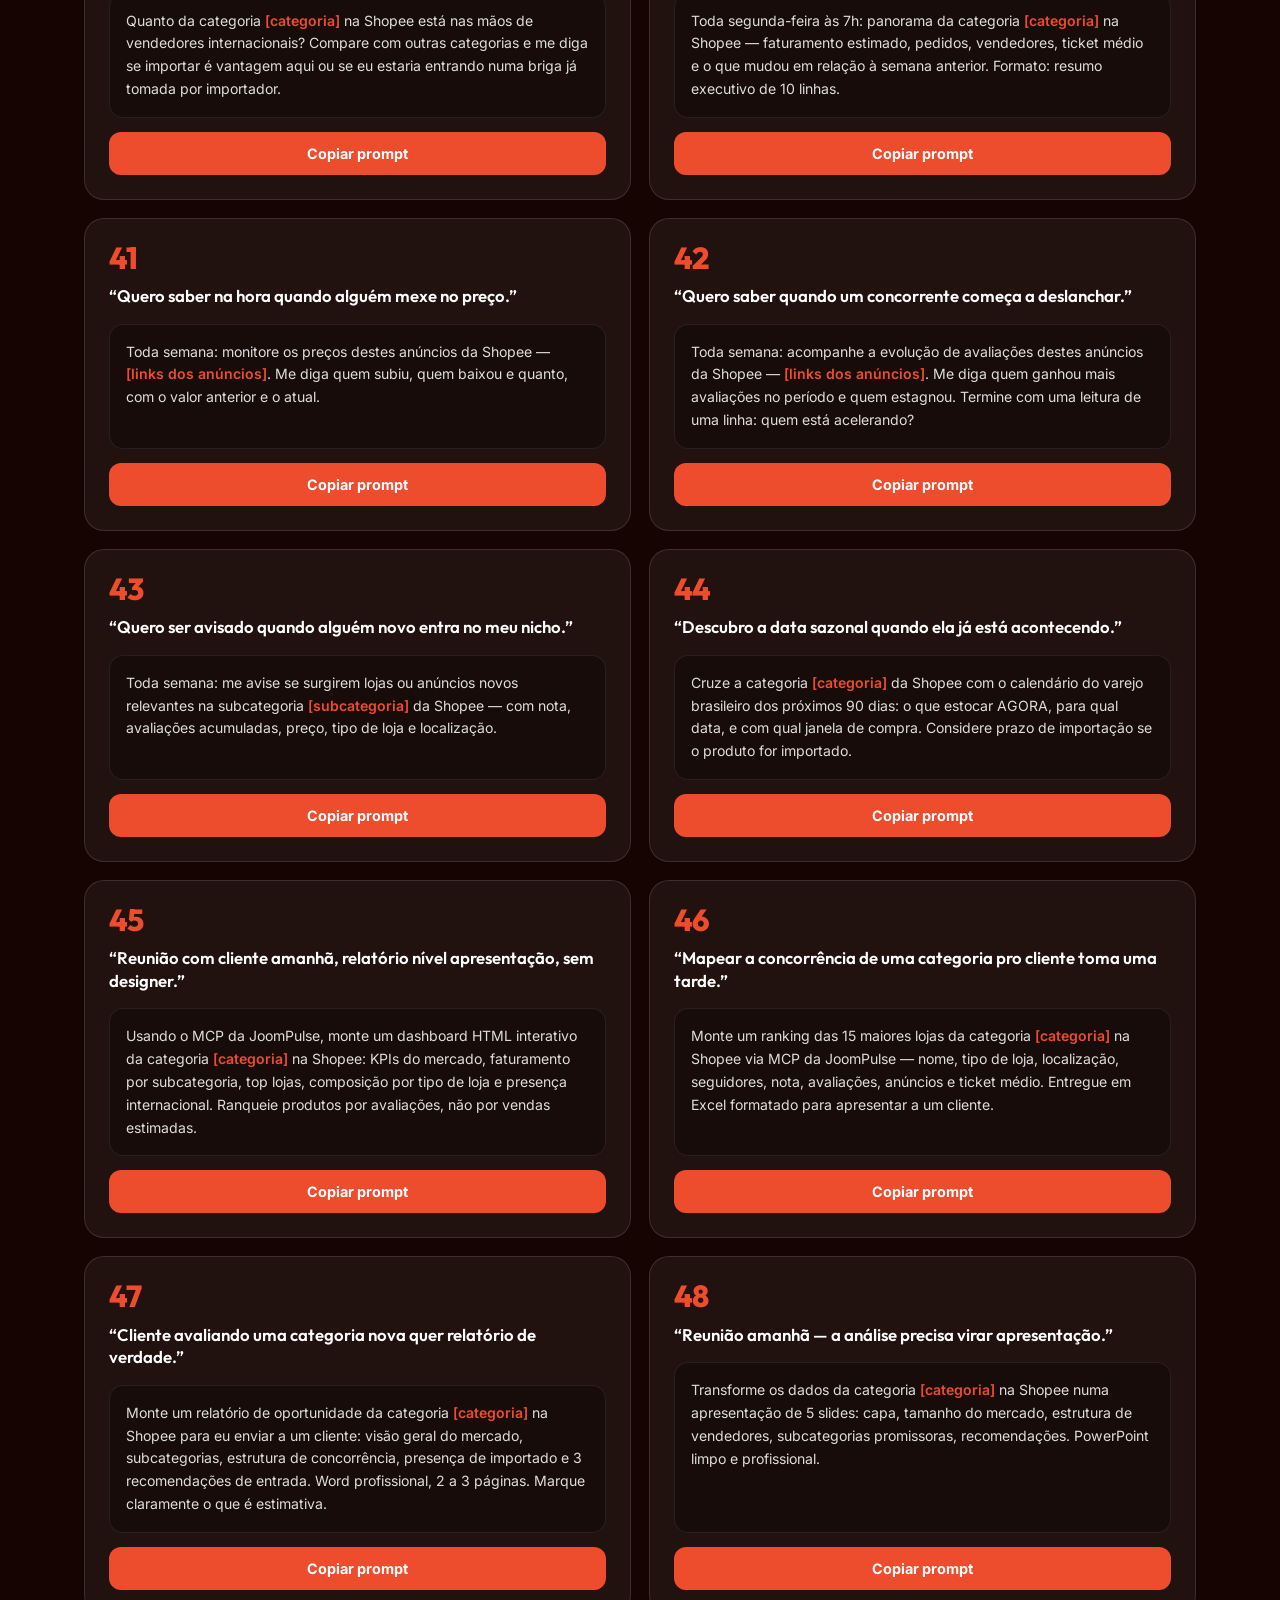
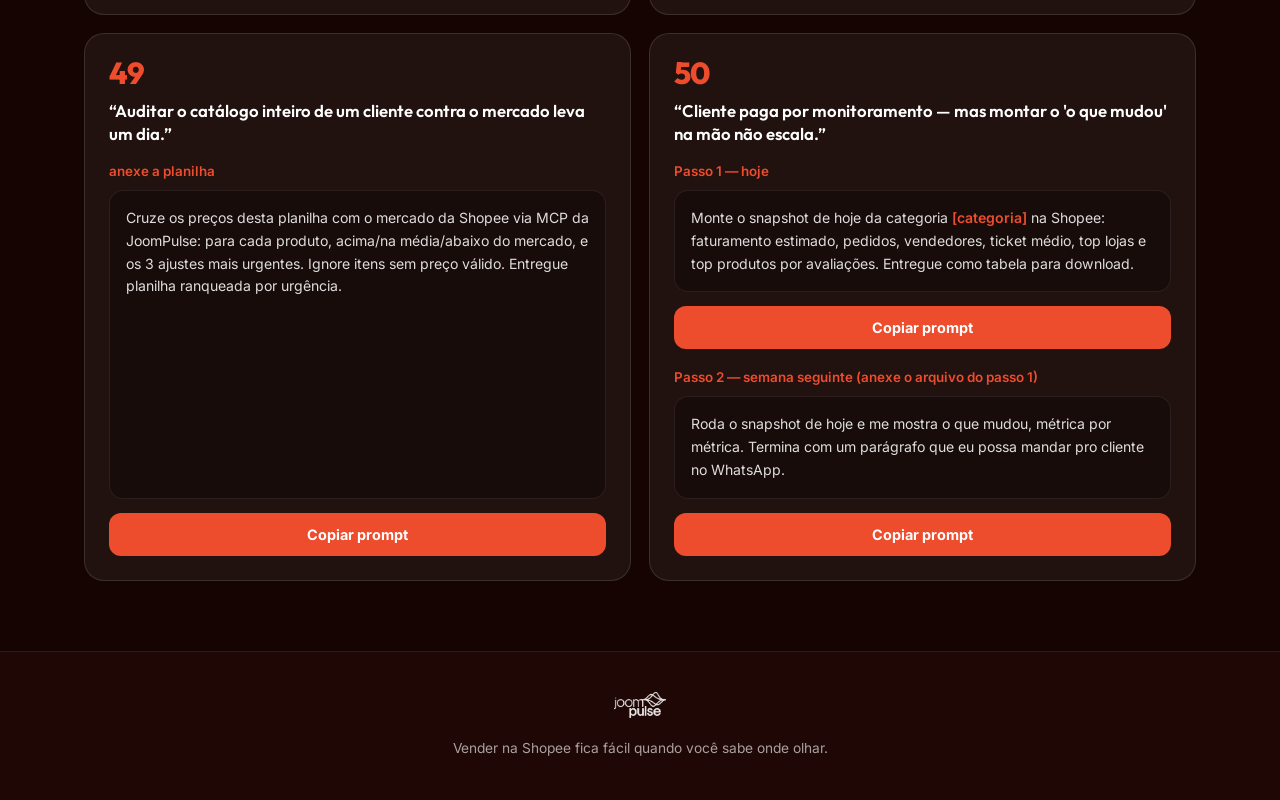
<file: prompts-shopee/index.html>
<!DOCTYPE html>
<html lang="pt-BR">
<head>
<script src="/shared/jp-track.js"></script>
<meta charset="utf-8">
<meta name="viewport" content="width=device-width, initial-scale=1">
<title>50 prompts de IA para vendedores Shopee | JoomPulse</title>
<meta name="description" content="50 prompts prontos para rodar no JoomAI e no MCP da JoomPulse. Preencha os colchetes, copie e cole.">
<meta name="robots" content="noindex">
<meta property="og:title" content="50 prompts de IA para quem vende na Shopee">
<meta property="og:description" content="Preencha os colchetes, copie e cole. Dados reais da Shopee, sem achismo.">
<link rel="preconnect" href="https://fonts.googleapis.com">
<link rel="preconnect" href="https://fonts.gstatic.com" crossorigin>
<link href="https://fonts.googleapis.com/css2?family=Outfit:wght@400;600;700;800&family=Inter:wght@400;500;600;700&display=swap" rel="stylesheet">
<link rel="stylesheet" href="/shared/brand.css">
<style>
  /* ---------- fundo, no registro do convite do lançamento ---------- */
  body { background: var(--bg); }

  /* brilho do topo, preso ao herói — o resto da página fica no vermelho escuro */
  .hero::before {
    content: ''; position: absolute; inset: -120px 0 0;
    background:
      radial-gradient(920px 720px at 78% 30%, #C84125 0%, rgba(200,65,37,0) 64%),
      radial-gradient(760px 520px at 4% 0%, rgba(120,38,20,.7) 0%, rgba(120,38,20,0) 62%);
    pointer-events: none;
  }

  .rings {
    position: absolute; top: -240px; right: -320px; width: 1180px; max-width: 130vw;
    opacity: .5; pointer-events: none; user-select: none;
  }

  /* ---------- hero ---------- */
  .hero { position: relative; overflow: hidden; padding: 64px 0 56px; }
  .hero .wrap { position: relative; z-index: 2; display: grid; grid-template-columns: 1.25fr .75fr;
    gap: 40px; align-items: center; }
  .hero-bag { width: 100%; max-width: 380px; margin-left: auto; display: block;
    filter: drop-shadow(0 40px 60px rgba(0,0,0,.55)); }
  .hero .lead b { color: #fff; font-weight: 700; }

  /* ---------- como usar ---------- */
  .howto { padding: 18px 0 44px; position: relative; z-index: 2; }
  .step { padding: 20px 22px; flex-direction: row; gap: 14px; align-items: flex-start; }
  .step i { font-style: normal; font-family: var(--font-display); font-weight: 700;
    font-size: 1.35rem; line-height: 1.15; color: var(--accent); flex-shrink: 0; }
  .step b { display: block; font-family: var(--font-display); font-size: 1rem; margin-bottom: 3px; }
  .step span { font-size: .9rem; color: var(--muted); }
  .step code { font-family: inherit; color: var(--accent); font-weight: 600; }

  .params-box { margin-top: 16px; padding: 26px 28px; }
  .params-box > b { font-family: var(--font-display); font-size: 1rem; }
  .params { display: grid; grid-template-columns: repeat(2, 1fr); gap: 10px 30px; margin-top: 16px; }
  .param { display: flex; gap: 10px; align-items: baseline; font-size: .89rem; }
  .param code { color: var(--accent); font-weight: 600; font-family: inherit; white-space: nowrap; }
  .param span { color: var(--muted); }


  @media (max-width: 900px) {
    .hero { padding: 40px 0 44px; }
    .hero .wrap { grid-template-columns: 1fr; gap: 8px; }
    .hero-bag { max-width: 190px; margin: 0 auto; }
    .hero::before { inset: -120px 0 40%; }
    .params { grid-template-columns: 1fr; }
    .h1 { max-width: none; }
  }
</style>
</head>
<body data-theme="shopee">

<nav class="nav">
  <div class="wrap">
    <img src="/prompts-shopee/assets/lockup-white.png" alt="JoomPulse × Shopee">
    <span class="nav-tag">Material gratuito</span>
  </div>
</nav>

<header class="hero">
  <img class="rings" src="/prompts-shopee/assets/rings.svg" alt="" aria-hidden="true">
  <div class="wrap">
    <div>
      <div class="pill">🚀 Seus 50 prompts estão liberados</div>
      <h1 class="h1">50 prompts de IA para quem vende na <b class="accent">Shopee</b></h1>
      <p class="lead">Cada prompt responde uma pergunta que você já se fez — o que vender, por quanto,
        contra quem. Preencha o que está entre colchetes, copie e cole no JoomAI ou no Claude com o
        MCP da JoomPulse. <b>Dados reais da Shopee, sem achismo.</b></p>
      <a class="btn btn--primary" href="#lista">Ver os 50 prompts ↓</a>
    </div>
    <img class="hero-bag" src="/prompts-shopee/assets/shopee-bag.png" alt="" aria-hidden="true">
  </div>
</header>

<section class="howto">
  <div class="wrap">
    <div class="grid-3">
      <div class="card step"><i>1</i><div><b>Escolha o prompt</b><span>Use a busca para achar pela sua dúvida.</span></div></div>
      <div class="card step"><i>2</i><div><b>Preencha os colchetes</b><span>Troque <code>[categoria]</code>, <code>[produto]</code> e afins pelos seus dados.</span></div></div>
      <div class="card step"><i>3</i><div><b>Cole e rode</b><span>No JoomAI ou no Claude conectado ao MCP da JoomPulse.</span></div></div>
    </div>
    <div class="card params-box">
      <b>O que vai dentro dos colchetes</b>
      <div class="params">
          <div class="param"><code>[categoria]</code><span>a categoria da Shopee — Casa e Decoração, Beleza, Pet Shop…</span></div>
          <div class="param"><code>[subcategoria]</code><span>o recorte mais estreito dentro dela</span></div>
          <div class="param"><code>[produto]</code><span>o que você vende, nas suas palavras</span></div>
          <div class="param"><code>[link do anúncio]</code><span>a URL de um anúncio da Shopee</span></div>
          <div class="param"><code>[links dos anúncios]</code><span>a lista de anúncios que você quer acompanhar</span></div>
          <div class="param"><code>[link da loja]</code><span>a URL ou o nome de uma loja</span></div>
          <div class="param"><code>[meu preço]</code><span>o seu preço de venda</span></div>
          <div class="param"><code>[meu custo]</code><span>o seu custo posto, para calcular margem</span></div>
      </div>
    </div>
  </div>
</section>

<div class="toolbar">
  <div class="wrap">
    <input id="search" type="search" placeholder="Buscar — ex.: preço, concorrente, importado, relatório…" autocomplete="off">
    <span id="count">50 prompts</span>
  </div>
</div>

<section class="list" id="lista">
  <div class="wrap">
    <div class="grid-2" id="grid">
      <article class="card p-card" data-n="01" data-search="quero saber o que realmente vende na minha categoria — não o que o site diz que vende. quais são os 15 produtos com mais avaliações na categoria [categoria] da shopee? quero os campeões reais de volume. mostre preço, número de avaliações, nota, tipo de loja e link. ordene por número de avaliações.">
        <h3 class="p-num">01</h3>
        <p class="p-pain">“Quero saber o que realmente vende na minha categoria — não o que o site diz que vende.”</p>
        <div class="p-part">
          <div class="prompt" data-prompt>Quais são os 15 produtos com MAIS avaliações na categoria [categoria] da Shopee? Quero os campeões reais de volume. Mostre preço, número de avaliações, nota, tipo de loja e link. Ordene por número de avaliações.</div>
          <button class="copy" type="button">Copiar prompt</button>
        </div>
      </article>
      <article class="card p-card" data-n="02" data-search="como acho produto que o pessoal quer mas ninguém entrega direito? na categoria [categoria] da shopee, encontre produtos com muito mais favoritos do que a média da categoria, mas com poucas avaliações em relação a esses favoritos. quero desejo do público que a oferta atual não converte — onde eu entro com preço, foto ou frete melhor. mostre preço, favoritos, avaliações, nota e a razão favoritos/avaliações.">
        <h3 class="p-num">02</h3>
        <p class="p-pain">“Como acho produto que o pessoal QUER mas ninguém entrega direito?”</p>
        <div class="p-part">
          <div class="prompt" data-prompt>Na categoria [categoria] da Shopee, encontre produtos com muito mais favoritos do que a média da categoria, mas com poucas avaliações em relação a esses favoritos. Quero desejo do público que a oferta atual não converte — onde eu entro com preço, foto ou frete melhor. Mostre preço, favoritos, avaliações, nota e a razão favoritos/avaliações.</div>
          <button class="copy" type="button">Copiar prompt</button>
        </div>
      </article>
      <article class="card p-card" data-n="03" data-search="quando eu vejo a tendência, todo mundo já está vendendo. usando o mcp da joompulse na shopee, olhe o histórico de avaliações dos produtos da categoria [categoria] e me mostre os 10 que ganharam avaliações mais rápido nos últimos 30 dias. velocidade de avaliação, não total acumulado. mostre preço, avaliações ganhas no período, nota, loja e link.">
        <h3 class="p-num">03</h3>
        <p class="p-pain">“Quando eu vejo a tendência, todo mundo já está vendendo.”</p>
        <div class="p-part">
          <div class="prompt" data-prompt>Usando o MCP da JoomPulse na Shopee, olhe o histórico de avaliações dos produtos da categoria [categoria] e me mostre os 10 que ganharam avaliações MAIS RÁPIDO nos últimos 30 dias. Velocidade de avaliação, não total acumulado. Mostre preço, avaliações ganhas no período, nota, loja e link.</div>
          <button class="copy" type="button">Copiar prompt</button>
        </div>
      </article>
      <article class="card p-card" data-n="04" data-search="vale a pena entrar nessa categoria? quanto ela movimenta? me dá o panorama da categoria [categoria] na shopee: faturamento estimado do último mês fechado, número de pedidos, número de vendedores e ticket médio. depois quebre nas subcategorias e me diga quais são as maiores e quais estão crescendo.">
        <h3 class="p-num">04</h3>
        <p class="p-pain">“Vale a pena entrar nessa categoria? Quanto ela movimenta?”</p>
        <div class="p-part">
          <div class="prompt" data-prompt>Me dá o panorama da categoria [categoria] na Shopee: faturamento estimado do último mês fechado, número de pedidos, número de vendedores e ticket médio. Depois quebre nas subcategorias e me diga quais são as maiores e quais estão crescendo.</div>
          <button class="copy" type="button">Copiar prompt</button>
        </div>
      </article>
      <article class="card p-card" data-n="05" data-search="todo nicho bom é travado por loja oficial — ou não? na categoria [categoria] da shopee, os produtos com mais avaliações são de shopee mall (loja oficial), lojas indicadas ou lojas comuns? liste os 10 primeiros com o tipo de loja de cada um, preço, avaliações e nota. depois me diga em quais subcategorias a loja comum domina — são as mais fáceis de entrar.">
        <h3 class="p-num">05</h3>
        <p class="p-pain">“Todo nicho bom é travado por loja oficial — ou não?”</p>
        <div class="p-part">
          <div class="prompt" data-prompt>Na categoria [categoria] da Shopee, os produtos com mais avaliações são de Shopee Mall (loja oficial), lojas Indicadas ou lojas Comuns? Liste os 10 primeiros com o tipo de loja de cada um, preço, avaliações e nota. Depois me diga em quais subcategorias a loja comum domina — são as mais fáceis de entrar.</div>
          <button class="copy" type="button">Copiar prompt</button>
        </div>
      </article>
      <article class="card p-card" data-n="06" data-search="não quero brigar com três gigantes que já tomaram tudo. compare as subcategorias de [categoria] na shopee pelo nível de concentração: onde poucos vendedores dominam e onde o mercado está pulverizado. liste as 10 mais pulverizadas com faturamento estimado, número de vendedores e ticket médio.">
        <h3 class="p-num">06</h3>
        <p class="p-pain">“Não quero brigar com três gigantes que já tomaram tudo.”</p>
        <div class="p-part">
          <div class="prompt" data-prompt>Compare as subcategorias de [categoria] na Shopee pelo nível de concentração: onde poucos vendedores dominam e onde o mercado está pulverizado. Liste as 10 mais pulverizadas com faturamento estimado, número de vendedores e ticket médio.</div>
          <button class="copy" type="button">Copiar prompt</button>
        </div>
      </article>
      <article class="card p-card" data-n="07" data-search="o sistema me manda entrar em geladeira. eu vendo da minha sala. liste as subcategorias de [categoria] na shopee com boa oportunidade, mas filtre pelo que eu consigo operar de verdade: ticket médio compatível com [meu preço], produto leve e não frágil, sem exigência de marca ou certificação, e mercado pulverizado. explique em uma linha por que cada uma passou no filtro — e cite as que reprovaram e por quê.">
        <h3 class="p-num">07</h3>
        <p class="p-pain">“O sistema me manda entrar em geladeira. Eu vendo da minha sala.”</p>
        <div class="p-part">
          <div class="prompt" data-prompt>Liste as subcategorias de [categoria] na Shopee com boa oportunidade, MAS filtre pelo que eu consigo operar de verdade: ticket médio compatível com [meu preço], produto leve e não frágil, sem exigência de marca ou certificação, e mercado pulverizado. Explique em uma linha por que cada uma passou no filtro — e cite as que reprovaram e por quê.</div>
          <button class="copy" type="button">Copiar prompt</button>
        </div>
      </article>
      <article class="card p-card" data-n="08" data-search="poucos vendedores é oportunidade ou é armadilha? me mostre as subcategorias de [categoria] na shopee com alta oportunidade e poucos vendedores. para cada uma, diga se o número baixo de vendedores é espaço vago ou barreira de entrada (capital, logística pesada, marca travada) — e classifique em &quot;dá pra entrar&quot; ou &quot;não dá&quot;.">
        <h3 class="p-num">08</h3>
        <p class="p-pain">“Poucos vendedores é oportunidade ou é armadilha?”</p>
        <div class="p-part">
          <div class="prompt" data-prompt>Me mostre as subcategorias de [categoria] na Shopee com alta oportunidade e poucos vendedores. Para CADA uma, diga se o número baixo de vendedores é espaço vago ou barreira de entrada (capital, logística pesada, marca travada) — e classifique em &quot;dá pra entrar&quot; ou &quot;não dá&quot;.</div>
          <button class="copy" type="button">Copiar prompt</button>
        </div>
      </article>
      <article class="card p-card" data-n="09" data-search="todo mundo vende barato ou caro. e no meio? mapeie as faixas de preço dos produtos com mais avaliações da subcategoria [subcategoria] na shopee. mostre quantos produtos e quantas avaliações há em cada faixa, e aponte onde existe buraco de oferta. ignore itens com preço zerado ou absurdo — são falha de coleta.">
        <h3 class="p-num">09</h3>
        <p class="p-pain">“Todo mundo vende barato ou caro. E no meio?”</p>
        <div class="p-part">
          <div class="prompt" data-prompt>Mapeie as faixas de preço dos produtos com mais avaliações da subcategoria [subcategoria] na Shopee. Mostre quantos produtos e quantas avaliações há em cada faixa, e aponte onde existe buraco de oferta. Ignore itens com preço zerado ou absurdo — são falha de coleta.</div>
          <button class="copy" type="button">Copiar prompt</button>
        </div>
      </article>
      <article class="card p-card" data-n="10" data-search="quero ver o que entrou agora e já pegou — antes de virar óbvio. na categoria [categoria] da shopee, encontre anúncios criados nos últimos 90 dias que já acumularam mais avaliações do que a média dos anúncios novos da categoria. mostre data de criação, avaliações, nota, preço, tipo de loja e link. ignore anúncios sem atividade recente.">
        <h3 class="p-num">10</h3>
        <p class="p-pain">“Quero ver o que entrou agora e já pegou — antes de virar óbvio.”</p>
        <div class="p-part">
          <div class="prompt" data-prompt>Na categoria [categoria] da Shopee, encontre anúncios criados nos últimos 90 dias que já acumularam mais avaliações do que a média dos anúncios novos da categoria. Mostre data de criação, avaliações, nota, preço, tipo de loja e link. Ignore anúncios sem atividade recente.</div>
          <button class="copy" type="button">Copiar prompt</button>
        </div>
      </article>
      <article class="card p-card" data-n="11" data-search="vou lançar esse produto. por quanto? vou vender [produto] na shopee. me mostre a escada de preços dos anúncios concorrentes com mais avaliações: mais barato, mais caro, e onde está o grosso do mercado. recomende uma faixa de entrada e explique o porquê.">
        <h3 class="p-num">11</h3>
        <p class="p-pain">“Vou lançar esse produto. Por quanto?”</p>
        <div class="p-part">
          <div class="prompt" data-prompt>Vou vender [produto] na Shopee. Me mostre a escada de preços dos anúncios concorrentes com mais avaliações: mais barato, mais caro, e onde está o grosso do mercado. Recomende uma faixa de entrada e explique o porquê.</div>
          <button class="copy" type="button">Copiar prompt</button>
        </div>
      </article>
      <article class="card p-card" data-n="12" data-search="esse concorrente vive em promoção ou o preço dele é esse mesmo? me mostre o histórico de preço deste anúncio da shopee: [link do anúncio]. quero saber se ele faz promoção recorrente, em que datas, e qual é o preço &quot;normal&quot; dele. descarte pontos impossíveis (preço zero ou centavos) como falha de coleta.">
        <h3 class="p-num">12</h3>
        <p class="p-pain">“Esse concorrente vive em promoção ou o preço dele é esse mesmo?”</p>
        <div class="p-part">
          <div class="prompt" data-prompt>Me mostre o histórico de preço deste anúncio da Shopee: [link do anúncio]. Quero saber se ele faz promoção recorrente, em que datas, e qual é o preço &quot;normal&quot; dele. Descarte pontos impossíveis (preço zero ou centavos) como falha de coleta.</div>
          <button class="copy" type="button">Copiar prompt</button>
        </div>
      </article>
      <article class="card p-card" data-n="13" data-search="minhas vendas caem e eu descubro depois que o vizinho baixou o preço. monitore estes anúncios da shopee: [links dos anúncios]. toda segunda-feira me diga quem subiu, quem baixou e quanto, comparado com a semana anterior. termine com uma recomendação: mexo no meu preço de [meu preço] ou seguro?">
        <h3 class="p-num">13</h3>
        <p class="p-pain">“Minhas vendas caem e eu descubro depois que o vizinho baixou o preço.”</p>
        <div class="p-part">
          <div class="prompt" data-prompt>Monitore estes anúncios da Shopee: [links dos anúncios]. Toda segunda-feira me diga quem subiu, quem baixou e quanto, comparado com a semana anterior. Termine com uma recomendação: mexo no meu preço de [meu preço] ou seguro?</div>
          <button class="copy" type="button">Copiar prompt</button>
        </div>
      </article>
      <article class="card p-card" data-n="14" data-search="estou caro ou barato pro que essa categoria aguenta? o ticket médio da subcategoria [subcategoria] na shopee é quanto? meu preço é [meu preço]. estou acima ou abaixo do que o comprador dessa categoria está acostumado a pagar — e isso me ajuda ou me atrapalha?">
        <h3 class="p-num">14</h3>
        <p class="p-pain">“Estou caro ou barato pro que essa categoria aguenta?”</p>
        <div class="p-part">
          <div class="prompt" data-prompt>O ticket médio da subcategoria [subcategoria] na Shopee é quanto? Meu preço é [meu preço]. Estou acima ou abaixo do que o comprador dessa categoria está acostumado a pagar — e isso me ajuda ou me atrapalha?</div>
          <button class="copy" type="button">Copiar prompt</button>
        </div>
      </article>
      <article class="card p-card" data-n="15" data-search="nessa categoria dá pra ganhar sendo bom ou só sendo o mais barato? na subcategoria [subcategoria] da shopee, cruze preço, nota e número de avaliações dos 30 produtos mais avaliados. os campeões são os mais baratos ou os mais bem avaliados? me diga qual estratégia esse nicho premia e com que evidência.">
        <h3 class="p-num">15</h3>
        <p class="p-pain">“Nessa categoria dá pra ganhar sendo bom ou só sendo o mais barato?”</p>
        <div class="p-part">
          <div class="prompt" data-prompt>Na subcategoria [subcategoria] da Shopee, cruze preço, nota e número de avaliações dos 30 produtos mais avaliados. Os campeões são os mais baratos ou os mais bem avaliados? Me diga qual estratégia esse nicho premia e com que evidência.</div>
          <button class="copy" type="button">Copiar prompt</button>
        </div>
      </article>
      <article class="card p-card" data-n="16" data-search="todo mundo diz que na shopee só vende barato. é verdade no meu nicho? na categoria [categoria] da shopee, existem produtos com preço bem acima do ticket médio da categoria que mesmo assim têm muitas avaliações e nota alta? liste os 10 e me diga o que eles têm em comum — quero saber se dá pra vender caro nesse nicho.">
        <h3 class="p-num">16</h3>
        <p class="p-pain">“Todo mundo diz que na Shopee só vende barato. É verdade no meu nicho?”</p>
        <div class="p-part">
          <div class="prompt" data-prompt>Na categoria [categoria] da Shopee, existem produtos com preço bem acima do ticket médio da categoria que mesmo assim têm muitas avaliações e nota alta? Liste os 10 e me diga o que eles têm em comum — quero saber se dá pra vender caro nesse nicho.</div>
          <button class="copy" type="button">Copiar prompt</button>
        </div>
      </article>
      <article class="card p-card" data-n="17" data-search="compito com importado e nem sei quanto ele cobra a mais ou a menos. na subcategoria [subcategoria] da shopee, compare os produtos de lojas com localização internacional contra os de lojas brasileiras: preço médio, nota média e volume de avaliações. onde o vendedor local ganha por preço e onde ganha por entrega?">
        <h3 class="p-num">17</h3>
        <p class="p-pain">“Compito com importado e nem sei quanto ele cobra a mais ou a menos.”</p>
        <div class="p-part">
          <div class="prompt" data-prompt>Na subcategoria [subcategoria] da Shopee, compare os produtos de lojas com localização Internacional contra os de lojas brasileiras: preço médio, nota média e volume de avaliações. Onde o vendedor local ganha por preço e onde ganha por entrega?</div>
          <button class="copy" type="button">Copiar prompt</button>
        </div>
      </article>
      <article class="card p-card" data-n="18" data-search="quero importar. em que categoria isso já é padrão e em qual eu seria o primeiro? compare as categorias da shopee pelo percentual de vendedores internacionais, e me diga onde [categoria] se posiciona nessa comparação. onde a importação já domina e onde ela é rara? explique o que isso diz sobre logística e sobre onde vale importar.">
        <h3 class="p-num">18</h3>
        <p class="p-pain">“Quero importar. Em que categoria isso já é padrão e em qual eu seria o primeiro?”</p>
        <div class="p-part">
          <div class="prompt" data-prompt>Compare as categorias da Shopee pelo percentual de VENDEDORES internacionais, e me diga onde [categoria] se posiciona nessa comparação. Onde a importação já domina e onde ela é rara? Explique o que isso diz sobre logística e sobre onde vale importar.</div>
          <button class="copy" type="button">Copiar prompt</button>
        </div>
      </article>
      <article class="card p-card" data-n="19" data-search="esse cara me passou na frente. o que ele tem que eu não tenho? analise esta loja da shopee: [link da loja]. quero seguidores, nota, quantidade de anúncios, ticket médio, tipo de loja, localização e as categorias em que ela atua. no final, 3 coisas que ela faz melhor que a média do nicho dela.">
        <h3 class="p-num">19</h3>
        <p class="p-pain">“Esse cara me passou na frente. O que ele tem que eu não tenho?”</p>
        <div class="p-part">
          <div class="prompt" data-prompt>Analise esta loja da Shopee: [link da loja]. Quero seguidores, nota, quantidade de anúncios, ticket médio, tipo de loja, localização e as categorias em que ela atua. No final, 3 coisas que ela faz melhor que a média do nicho dela.</div>
          <button class="copy" type="button">Copiar prompt</button>
        </div>
      </article>
      <article class="card p-card" data-n="20" data-search="quem eu estou enfrentando de verdade nessa categoria? liste as 15 maiores lojas da categoria [categoria] na shopee por seguidores e volume de avaliações. mostre nota, quantidade de anúncios, ticket médio, tipo de loja e localização. quem é marca oficial e quem é vendedor independente?">
        <h3 class="p-num">20</h3>
        <p class="p-pain">“Quem eu estou enfrentando de verdade nessa categoria?”</p>
        <div class="p-part">
          <div class="prompt" data-prompt>Liste as 15 maiores lojas da categoria [categoria] na Shopee por seguidores e volume de avaliações. Mostre nota, quantidade de anúncios, ticket médio, tipo de loja e localização. Quem é marca oficial e quem é vendedor independente?</div>
          <button class="copy" type="button">Copiar prompt</button>
        </div>
      </article>
      <article class="card p-card" data-n="21" data-search="tenho um monte de anúncio e não sei quais estão só ocupando espaço. analise esta loja da shopee: [link da loja]. quantos anúncios ela tem no total e quantos realmente vendem? me dê a proporção de estoque morto e o que isso significa para a operação dela.">
        <h3 class="p-num">21</h3>
        <p class="p-pain">“Tenho um monte de anúncio e não sei quais estão só ocupando espaço.”</p>
        <div class="p-part">
          <div class="prompt" data-prompt>Analise esta loja da Shopee: [link da loja]. Quantos anúncios ela tem no total e quantos realmente vendem? Me dê a proporção de estoque morto e o que isso significa para a operação dela.</div>
          <button class="copy" type="button">Copiar prompt</button>
        </div>
      </article>
      <article class="card p-card" data-n="22" data-search="sempre aparece um vendedor novo que come meu espaço do nada. na categoria [categoria] da shopee, encontre lojas relativamente novas na plataforma que já acumularam avaliações e seguidores acima da média das lojas novas dessa categoria. mostre tempo de shopee, nota, anúncios e ticket médio. quem está subindo rápido?">
        <h3 class="p-num">22</h3>
        <p class="p-pain">“Sempre aparece um vendedor novo que come meu espaço do nada.”</p>
        <div class="p-part">
          <div class="prompt" data-prompt>Na categoria [categoria] da Shopee, encontre lojas relativamente novas na plataforma que já acumularam avaliações e seguidores acima da média das lojas novas dessa categoria. Mostre tempo de Shopee, nota, anúncios e ticket médio. Quem está subindo rápido?</div>
          <button class="copy" type="button">Copiar prompt</button>
        </div>
      </article>
      <article class="card p-card" data-n="23" data-search="ele só briga comigo num produto ou está em tudo? esta loja da shopee — [link da loja] — atua em quais categorias e subcategorias? onde está o peso do catálogo dela e onde ela é só figurante? quero saber onde ela é forte de verdade e onde eu consigo passar por cima.">
        <h3 class="p-num">23</h3>
        <p class="p-pain">“Ele só briga comigo num produto ou está em tudo?”</p>
        <div class="p-part">
          <div class="prompt" data-prompt>Esta loja da Shopee — [link da loja] — atua em quais categorias e subcategorias? Onde está o peso do catálogo dela e onde ela é só figurante? Quero saber onde ela é forte de verdade e onde eu consigo passar por cima.</div>
          <button class="copy" type="button">Copiar prompt</button>
        </div>
      </article>
      <article class="card p-card" data-n="24" data-search="onde o líder do nicho está deixando o cliente insatisfeito? na subcategoria [subcategoria] da shopee, encontre os produtos com muitas avaliações mas nota abaixo da média da categoria. são produtos que vendem apesar de decepcionar — quero entrar com uma versão melhor. mostre preço, avaliações, nota, loja e link.">
        <h3 class="p-num">24</h3>
        <p class="p-pain">“Onde o líder do nicho está deixando o cliente insatisfeito?”</p>
        <div class="p-part">
          <div class="prompt" data-prompt>Na subcategoria [subcategoria] da Shopee, encontre os produtos com MUITAS avaliações mas nota abaixo da média da categoria. São produtos que vendem apesar de decepcionar — quero entrar com uma versão melhor. Mostre preço, avaliações, nota, loja e link.</div>
          <button class="copy" type="button">Copiar prompt</button>
        </div>
      </article>
      <article class="card p-card" data-n="25" data-search="vale entrar num nicho tomado por shopee mall? na subcategoria [subcategoria] da shopee, qual a composição entre shopee mall, lojas indicadas e lojas comuns entre os produtos com mais avaliações? me diga se um vendedor comum consegue competir aqui e por quê.">
        <h3 class="p-num">25</h3>
        <p class="p-pain">“Vale entrar num nicho tomado por Shopee Mall?”</p>
        <div class="p-part">
          <div class="prompt" data-prompt>Na subcategoria [subcategoria] da Shopee, qual a composição entre Shopee Mall, lojas Indicadas e lojas Comuns entre os produtos com mais avaliações? Me diga se um vendedor comum consegue competir aqui e por quê.</div>
          <button class="copy" type="button">Copiar prompt</button>
        </div>
      </article>
      <article class="card p-card" data-n="26" data-search="minha nota é essa. isso é bom ou ruim no meu nicho? minha loja na shopee é [link da loja]. compare meus números — nota, seguidores, quantidade de anúncios, ticket médio — com a média das lojas da categoria [categoria]. onde eu estou acima e onde estou atrás? priorize o que eu deveria atacar primeiro.">
        <h3 class="p-num">26</h3>
        <p class="p-pain">“Minha nota é essa. Isso é bom ou ruim no meu nicho?”</p>
        <div class="p-part">
          <div class="prompt" data-prompt>Minha loja na Shopee é [link da loja]. Compare meus números — nota, seguidores, quantidade de anúncios, ticket médio — com a média das lojas da categoria [categoria]. Onde eu estou acima e onde estou atrás? Priorize o que eu deveria atacar primeiro.</div>
          <button class="copy" type="button">Copiar prompt</button>
        </div>
      </article>
      <article class="card p-card" data-n="27" data-search="quais marcas mandam nesse nicho e quais não têm dono? na categoria [categoria] da shopee, quais marcas aparecem entre os produtos mais avaliados? e qual a fatia de produtos sem marca definida? quero saber se esse nicho é de marca ou de genérico.">
        <h3 class="p-num">27</h3>
        <p class="p-pain">“Quais marcas mandam nesse nicho e quais não têm dono?”</p>
        <div class="p-part">
          <div class="prompt" data-prompt>Na categoria [categoria] da Shopee, quais marcas aparecem entre os produtos mais avaliados? E qual a fatia de produtos sem marca definida? Quero saber se esse nicho é de marca ou de genérico.</div>
          <button class="copy" type="button">Copiar prompt</button>
        </div>
      </article>
      <article class="card p-card" data-n="28" data-search="a shopee empurra vídeo. onde eu ganho só postando um clipe? na categoria [categoria] da shopee, liste os 10 produtos com mais avaliações que não têm vídeo (clips) no anúncio. quero competir com eles publicando vídeo, já que a shopee prioriza conteúdo em vídeo. mostre preço, avaliações, nota, tipo de loja e link.">
        <h3 class="p-num">28</h3>
        <p class="p-pain">“A Shopee empurra vídeo. Onde eu ganho só postando um clipe?”</p>
        <div class="p-part">
          <div class="prompt" data-prompt>Na categoria [categoria] da Shopee, liste os 10 produtos com mais avaliações que NÃO têm vídeo (clips) no anúncio. Quero competir com eles publicando vídeo, já que a Shopee prioriza conteúdo em vídeo. Mostre preço, avaliações, nota, tipo de loja e link.</div>
          <button class="copy" type="button">Copiar prompt</button>
        </div>
      </article>
      <article class="card p-card" data-n="29" data-search="meu anúncio não aparece. que palavras eles usam que eu não uso? pegue os 20 anúncios com mais avaliações da subcategoria [subcategoria] na shopee e extraia o padrão dos títulos: palavras que se repetem, ordem, tamanho, uso de marca e de atributo. depois monte 3 opções de título para o meu produto: [produto].">
        <h3 class="p-num">29</h3>
        <p class="p-pain">“Meu anúncio não aparece. Que palavras eles usam que eu não uso?”</p>
        <div class="p-part">
          <div class="prompt" data-prompt>Pegue os 20 anúncios com mais avaliações da subcategoria [subcategoria] na Shopee e extraia o padrão dos títulos: palavras que se repetem, ordem, tamanho, uso de marca e de atributo. Depois monte 3 opções de título para o meu produto: [produto].</div>
          <button class="copy" type="button">Copiar prompt</button>
        </div>
      </article>
      <article class="card p-card" data-n="30" data-search="meu produto tem favorito e não tem venda. analise este anúncio da shopee: [link do anúncio]. ele tem muitos favoritos em relação às avaliações, comparado com os concorrentes diretos dele? se sim, o gargalo é preço, foto, título ou frete — compare com os concorrentes e me diga onde está o problema.">
        <h3 class="p-num">30</h3>
        <p class="p-pain">“Meu produto tem favorito e não tem venda.”</p>
        <div class="p-part">
          <div class="prompt" data-prompt>Analise este anúncio da Shopee: [link do anúncio]. Ele tem muitos favoritos em relação às avaliações, comparado com os concorrentes diretos dele? Se sim, o gargalo é preço, foto, título ou frete — compare com os concorrentes e me diga onde está o problema.</div>
          <button class="copy" type="button">Copiar prompt</button>
        </div>
      </article>
      <article class="card p-card" data-n="31" data-search="estou no fornecedor com o produto na mão. isso vende na shopee? achei esse produto com um fornecedor. ele vende na shopee? use o mcp da joompulse para achar os anúncios equivalentes, me mostre a faixa de preço, quantas avaliações os líderes têm, que tipo de loja domina, e se vale a pena entrar.">
        <h3 class="p-num">31</h3>
        <p class="p-pain">“Estou no fornecedor com o produto na mão. Isso vende na Shopee?”</p>
        <div class="p-part">
          <div class="p-label">anexe a foto do produto</div>
          <div class="prompt" data-prompt>Achei esse produto com um fornecedor. Ele vende na Shopee? Use o MCP da JoomPulse para achar os anúncios equivalentes, me mostre a faixa de preço, quantas avaliações os líderes têm, que tipo de loja domina, e se vale a pena entrar.</div>
          <button class="copy" type="button">Copiar prompt</button>
        </div>
      </article>
      <article class="card p-card" data-n="32" data-search="o nome do fornecedor nunca bate com o nome da shopee. esse é o catálogo do meu fornecedor. ache esses produtos na shopee via mcp da joompulse, compare os preços de venda com o meu custo de [meu custo] e me diga onde tem margem. entregue em tabela ordenada por margem.">
        <h3 class="p-num">32</h3>
        <p class="p-pain">“O nome do fornecedor nunca bate com o nome da Shopee.”</p>
        <div class="p-part">
          <div class="p-label">anexe o PDF do catálogo</div>
          <div class="prompt" data-prompt>Esse é o catálogo do meu fornecedor. Ache esses produtos na Shopee via MCP da JoomPulse, compare os preços de venda com o meu custo de [meu custo] e me diga onde tem margem. Entregue em tabela ordenada por margem.</div>
          <button class="copy" type="button">Copiar prompt</button>
        </div>
      </article>
      <article class="card p-card" data-n="33" data-search="por que na shopee meu anúncio é meu e no mercado livre é de todo mundo? me explique a diferença estrutural entre vender [produto] na shopee e no mercado livre: catálogo compartilhado versus anúncio independente. o que muda na minha estratégia de preço, de avaliação e de foto em cada um?">
        <h3 class="p-num">33</h3>
        <p class="p-pain">“Por que na Shopee meu anúncio é meu e no Mercado Livre é de todo mundo?”</p>
        <div class="p-part">
          <div class="prompt" data-prompt>Me explique a diferença estrutural entre vender [produto] na Shopee e no Mercado Livre: catálogo compartilhado versus anúncio independente. O que muda na minha estratégia de preço, de avaliação e de foto em cada um?</div>
          <button class="copy" type="button">Copiar prompt</button>
        </div>
      </article>
      <article class="card p-card" data-n="34" data-search="vale a pena listar isso na shopee também? compare [produto] nos dois marketplaces: preço na shopee versus preço no mercado livre, e volume de avaliações em cada um. onde ele é mais barato e onde ele é mais estabelecido? faça as duas consultas separadamente e depois junte a comparação.">
        <h3 class="p-num">34</h3>
        <p class="p-pain">“Vale a pena listar isso na Shopee também?”</p>
        <div class="p-part">
          <div class="prompt" data-prompt>Compare [produto] nos dois marketplaces: preço na Shopee versus preço no Mercado Livre, e volume de avaliações em cada um. Onde ele é mais barato e onde ele é mais estabelecido? Faça as duas consultas separadamente e depois junte a comparação.</div>
          <button class="copy" type="button">Copiar prompt</button>
        </div>
      </article>
      <article class="card p-card" data-n="35" data-search="minha categoria é forte na shopee ou no mercado livre? compare a categoria [categoria] nos dois marketplaces: faturamento estimado, número de pedidos, número de vendedores e ticket médio. consulte cada marketplace separadamente e depois monte a comparação. diga onde a categoria é mais forte e por quê. atenção: a taxonomia é diferente nos dois — avise se os escopos não baterem.">
        <h3 class="p-num">35</h3>
        <p class="p-pain">“Minha categoria é forte na Shopee ou no Mercado Livre?”</p>
        <div class="p-part">
          <div class="prompt" data-prompt>Compare a categoria [categoria] nos dois marketplaces: faturamento estimado, número de pedidos, número de vendedores e ticket médio. Consulte cada marketplace separadamente e depois monte a comparação. Diga onde a categoria é mais forte e por quê. Atenção: a taxonomia é diferente nos dois — avise se os escopos não baterem.</div>
          <button class="copy" type="button">Copiar prompt</button>
        </div>
      </article>
      <article class="card p-card" data-n="36" data-search="vendo caro. faz sentido pra mim ir pra shopee? compare o ticket médio da categoria [categoria] no mercado livre e na shopee. meu produto custa [meu preço]. em qual dos dois ele está no lugar certo — e o que eu teria que mudar pra funcionar no outro?">
        <h3 class="p-num">36</h3>
        <p class="p-pain">“Vendo caro. Faz sentido pra mim ir pra Shopee?”</p>
        <div class="p-part">
          <div class="prompt" data-prompt>Compare o ticket médio da categoria [categoria] no Mercado Livre e na Shopee. Meu produto custa [meu preço]. Em qual dos dois ele está no lugar certo — e o que eu teria que mudar pra funcionar no outro?</div>
          <button class="copy" type="button">Copiar prompt</button>
        </div>
      </article>
      <article class="card p-card" data-n="37" data-search="onde o vendedor médio vende mais? na categoria [categoria], calcule pedidos por vendedor e faturamento por vendedor em cada marketplace, a partir dos totais de pedidos, faturamento e número de vendedores. depois me explique o que essa diferença diz sobre o tipo de vendedor que ganha em cada um.">
        <h3 class="p-num">37</h3>
        <p class="p-pain">“Onde o vendedor médio vende mais?”</p>
        <div class="p-part">
          <div class="prompt" data-prompt>Na categoria [categoria], calcule pedidos por vendedor e faturamento por vendedor em cada marketplace, a partir dos totais de pedidos, faturamento e número de vendedores. Depois me explique o que essa diferença diz sobre o tipo de vendedor que ganha em cada um.</div>
          <button class="copy" type="button">Copiar prompt</button>
        </div>
      </article>
      <article class="card p-card" data-n="38" data-search="tenho fôlego pra um marketplace só. qual? vendo [produto] a [meu preço]. compare shopee e mercado livre para esse produto: ticket médio da categoria, concentração de vendedores, presença de importado e estrutura de anúncio. recomende por onde começar e me diga claramente o que eu perco com essa escolha.">
        <h3 class="p-num">38</h3>
        <p class="p-pain">“Tenho fôlego pra um marketplace só. Qual?”</p>
        <div class="p-part">
          <div class="prompt" data-prompt>Vendo [produto] a [meu preço]. Compare Shopee e Mercado Livre para esse produto: ticket médio da categoria, concentração de vendedores, presença de importado e estrutura de anúncio. Recomende por onde começar e me diga claramente o que eu perco com essa escolha.</div>
          <button class="copy" type="button">Copiar prompt</button>
        </div>
      </article>
      <article class="card p-card" data-n="39" data-search="quanto do meu mercado já é importado? quanto da categoria [categoria] na shopee está nas mãos de vendedores internacionais? compare com outras categorias e me diga se importar é vantagem aqui ou se eu estaria entrando numa briga já tomada por importador.">
        <h3 class="p-num">39</h3>
        <p class="p-pain">“Quanto do meu mercado já é importado?”</p>
        <div class="p-part">
          <div class="prompt" data-prompt>Quanto da categoria [categoria] na Shopee está nas mãos de vendedores internacionais? Compare com outras categorias e me diga se importar é vantagem aqui ou se eu estaria entrando numa briga já tomada por importador.</div>
          <button class="copy" type="button">Copiar prompt</button>
        </div>
      </article>
      <article class="card p-card" data-n="40" data-search="não tenho tempo de olhar o mercado toda semana. toda segunda-feira às 7h: panorama da categoria [categoria] na shopee — faturamento estimado, pedidos, vendedores, ticket médio e o que mudou em relação à semana anterior. formato: resumo executivo de 10 linhas.">
        <h3 class="p-num">40</h3>
        <p class="p-pain">“Não tenho tempo de olhar o mercado toda semana.”</p>
        <div class="p-part">
          <div class="prompt" data-prompt>Toda segunda-feira às 7h: panorama da categoria [categoria] na Shopee — faturamento estimado, pedidos, vendedores, ticket médio e o que mudou em relação à semana anterior. Formato: resumo executivo de 10 linhas.</div>
          <button class="copy" type="button">Copiar prompt</button>
        </div>
      </article>
      <article class="card p-card" data-n="41" data-search="quero saber na hora quando alguém mexe no preço. toda semana: monitore os preços destes anúncios da shopee — [links dos anúncios]. me diga quem subiu, quem baixou e quanto, com o valor anterior e o atual.">
        <h3 class="p-num">41</h3>
        <p class="p-pain">“Quero saber na hora quando alguém mexe no preço.”</p>
        <div class="p-part">
          <div class="prompt" data-prompt>Toda semana: monitore os preços destes anúncios da Shopee — [links dos anúncios]. Me diga quem subiu, quem baixou e quanto, com o valor anterior e o atual.</div>
          <button class="copy" type="button">Copiar prompt</button>
        </div>
      </article>
      <article class="card p-card" data-n="42" data-search="quero saber quando um concorrente começa a deslanchar. toda semana: acompanhe a evolução de avaliações destes anúncios da shopee — [links dos anúncios]. me diga quem ganhou mais avaliações no período e quem estagnou. termine com uma leitura de uma linha: quem está acelerando?">
        <h3 class="p-num">42</h3>
        <p class="p-pain">“Quero saber quando um concorrente começa a deslanchar.”</p>
        <div class="p-part">
          <div class="prompt" data-prompt>Toda semana: acompanhe a evolução de avaliações destes anúncios da Shopee — [links dos anúncios]. Me diga quem ganhou mais avaliações no período e quem estagnou. Termine com uma leitura de uma linha: quem está acelerando?</div>
          <button class="copy" type="button">Copiar prompt</button>
        </div>
      </article>
      <article class="card p-card" data-n="43" data-search="quero ser avisado quando alguém novo entra no meu nicho. toda semana: me avise se surgirem lojas ou anúncios novos relevantes na subcategoria [subcategoria] da shopee — com nota, avaliações acumuladas, preço, tipo de loja e localização.">
        <h3 class="p-num">43</h3>
        <p class="p-pain">“Quero ser avisado quando alguém novo entra no meu nicho.”</p>
        <div class="p-part">
          <div class="prompt" data-prompt>Toda semana: me avise se surgirem lojas ou anúncios novos relevantes na subcategoria [subcategoria] da Shopee — com nota, avaliações acumuladas, preço, tipo de loja e localização.</div>
          <button class="copy" type="button">Copiar prompt</button>
        </div>
      </article>
      <article class="card p-card" data-n="44" data-search="descubro a data sazonal quando ela já está acontecendo. cruze a categoria [categoria] da shopee com o calendário do varejo brasileiro dos próximos 90 dias: o que estocar agora, para qual data, e com qual janela de compra. considere prazo de importação se o produto for importado.">
        <h3 class="p-num">44</h3>
        <p class="p-pain">“Descubro a data sazonal quando ela já está acontecendo.”</p>
        <div class="p-part">
          <div class="prompt" data-prompt>Cruze a categoria [categoria] da Shopee com o calendário do varejo brasileiro dos próximos 90 dias: o que estocar AGORA, para qual data, e com qual janela de compra. Considere prazo de importação se o produto for importado.</div>
          <button class="copy" type="button">Copiar prompt</button>
        </div>
      </article>
      <article class="card p-card" data-n="45" data-search="reunião com cliente amanhã, relatório nível apresentação, sem designer. usando o mcp da joompulse, monte um dashboard html interativo da categoria [categoria] na shopee: kpis do mercado, faturamento por subcategoria, top lojas, composição por tipo de loja e presença internacional. ranqueie produtos por avaliações, não por vendas estimadas.">
        <h3 class="p-num">45</h3>
        <p class="p-pain">“Reunião com cliente amanhã, relatório nível apresentação, sem designer.”</p>
        <div class="p-part">
          <div class="prompt" data-prompt>Usando o MCP da JoomPulse, monte um dashboard HTML interativo da categoria [categoria] na Shopee: KPIs do mercado, faturamento por subcategoria, top lojas, composição por tipo de loja e presença internacional. Ranqueie produtos por avaliações, não por vendas estimadas.</div>
          <button class="copy" type="button">Copiar prompt</button>
        </div>
      </article>
      <article class="card p-card" data-n="46" data-search="mapear a concorrência de uma categoria pro cliente toma uma tarde. monte um ranking das 15 maiores lojas da categoria [categoria] na shopee via mcp da joompulse — nome, tipo de loja, localização, seguidores, nota, avaliações, anúncios e ticket médio. entregue em excel formatado para apresentar a um cliente.">
        <h3 class="p-num">46</h3>
        <p class="p-pain">“Mapear a concorrência de uma categoria pro cliente toma uma tarde.”</p>
        <div class="p-part">
          <div class="prompt" data-prompt>Monte um ranking das 15 maiores lojas da categoria [categoria] na Shopee via MCP da JoomPulse — nome, tipo de loja, localização, seguidores, nota, avaliações, anúncios e ticket médio. Entregue em Excel formatado para apresentar a um cliente.</div>
          <button class="copy" type="button">Copiar prompt</button>
        </div>
      </article>
      <article class="card p-card" data-n="47" data-search="cliente avaliando uma categoria nova quer relatório de verdade. monte um relatório de oportunidade da categoria [categoria] na shopee para eu enviar a um cliente: visão geral do mercado, subcategorias, estrutura de concorrência, presença de importado e 3 recomendações de entrada. word profissional, 2 a 3 páginas. marque claramente o que é estimativa.">
        <h3 class="p-num">47</h3>
        <p class="p-pain">“Cliente avaliando uma categoria nova quer relatório de verdade.”</p>
        <div class="p-part">
          <div class="prompt" data-prompt>Monte um relatório de oportunidade da categoria [categoria] na Shopee para eu enviar a um cliente: visão geral do mercado, subcategorias, estrutura de concorrência, presença de importado e 3 recomendações de entrada. Word profissional, 2 a 3 páginas. Marque claramente o que é estimativa.</div>
          <button class="copy" type="button">Copiar prompt</button>
        </div>
      </article>
      <article class="card p-card" data-n="48" data-search="reunião amanhã — a análise precisa virar apresentação. transforme os dados da categoria [categoria] na shopee numa apresentação de 5 slides: capa, tamanho do mercado, estrutura de vendedores, subcategorias promissoras, recomendações. powerpoint limpo e profissional.">
        <h3 class="p-num">48</h3>
        <p class="p-pain">“Reunião amanhã — a análise precisa virar apresentação.”</p>
        <div class="p-part">
          <div class="prompt" data-prompt>Transforme os dados da categoria [categoria] na Shopee numa apresentação de 5 slides: capa, tamanho do mercado, estrutura de vendedores, subcategorias promissoras, recomendações. PowerPoint limpo e profissional.</div>
          <button class="copy" type="button">Copiar prompt</button>
        </div>
      </article>
      <article class="card p-card" data-n="49" data-search="auditar o catálogo inteiro de um cliente contra o mercado leva um dia. cruze os preços desta planilha com o mercado da shopee via mcp da joompulse: para cada produto, acima/na média/abaixo do mercado, e os 3 ajustes mais urgentes. ignore itens sem preço válido. entregue planilha ranqueada por urgência.">
        <h3 class="p-num">49</h3>
        <p class="p-pain">“Auditar o catálogo inteiro de um cliente contra o mercado leva um dia.”</p>
        <div class="p-part">
          <div class="p-label">anexe a planilha</div>
          <div class="prompt" data-prompt>Cruze os preços desta planilha com o mercado da Shopee via MCP da JoomPulse: para cada produto, acima/na média/abaixo do mercado, e os 3 ajustes mais urgentes. Ignore itens sem preço válido. Entregue planilha ranqueada por urgência.</div>
          <button class="copy" type="button">Copiar prompt</button>
        </div>
      </article>
      <article class="card p-card" data-n="50" data-search="cliente paga por monitoramento — mas montar o &#x27;o que mudou&#x27; na mão não escala. monte o snapshot de hoje da categoria [categoria] na shopee: faturamento estimado, pedidos, vendedores, ticket médio, top lojas e top produtos por avaliações. entregue como tabela para download. roda o snapshot de hoje e me mostra o que mudou, métrica por métrica. termina com um parágrafo que eu possa mandar pro cliente no whatsapp.">
        <h3 class="p-num">50</h3>
        <p class="p-pain">“Cliente paga por monitoramento — mas montar o &#x27;o que mudou&#x27; na mão não escala.”</p>
        <div class="p-part">
          <div class="p-label">Passo 1 — hoje</div>
          <div class="prompt" data-prompt>Monte o snapshot de hoje da categoria [categoria] na Shopee: faturamento estimado, pedidos, vendedores, ticket médio, top lojas e top produtos por avaliações. Entregue como tabela para download.</div>
          <button class="copy" type="button">Copiar prompt</button>
        </div>
        <div class="p-part">
          <div class="p-label">Passo 2 — semana seguinte (anexe o arquivo do passo 1)</div>
          <div class="prompt" data-prompt>Roda o snapshot de hoje e me mostra o que mudou, métrica por métrica. Termina com um parágrafo que eu possa mandar pro cliente no WhatsApp.</div>
          <button class="copy" type="button">Copiar prompt</button>
        </div>
      </article>
    </div>
    <p class="empty" id="empty">Nenhum prompt com esse termo. Tente outra palavra.</p>
  </div>
</section>

<footer class="footer">
  <div class="wrap">
    <img src="/shared/logo-white.png" alt="JoomPulse">
    <p>Vender na Shopee fica fácil quando você sabe onde olhar.</p>
  </div>
</footer>

<script src="/shared/leadmagnet.js" defer></script>

</body>
</html>
</file>
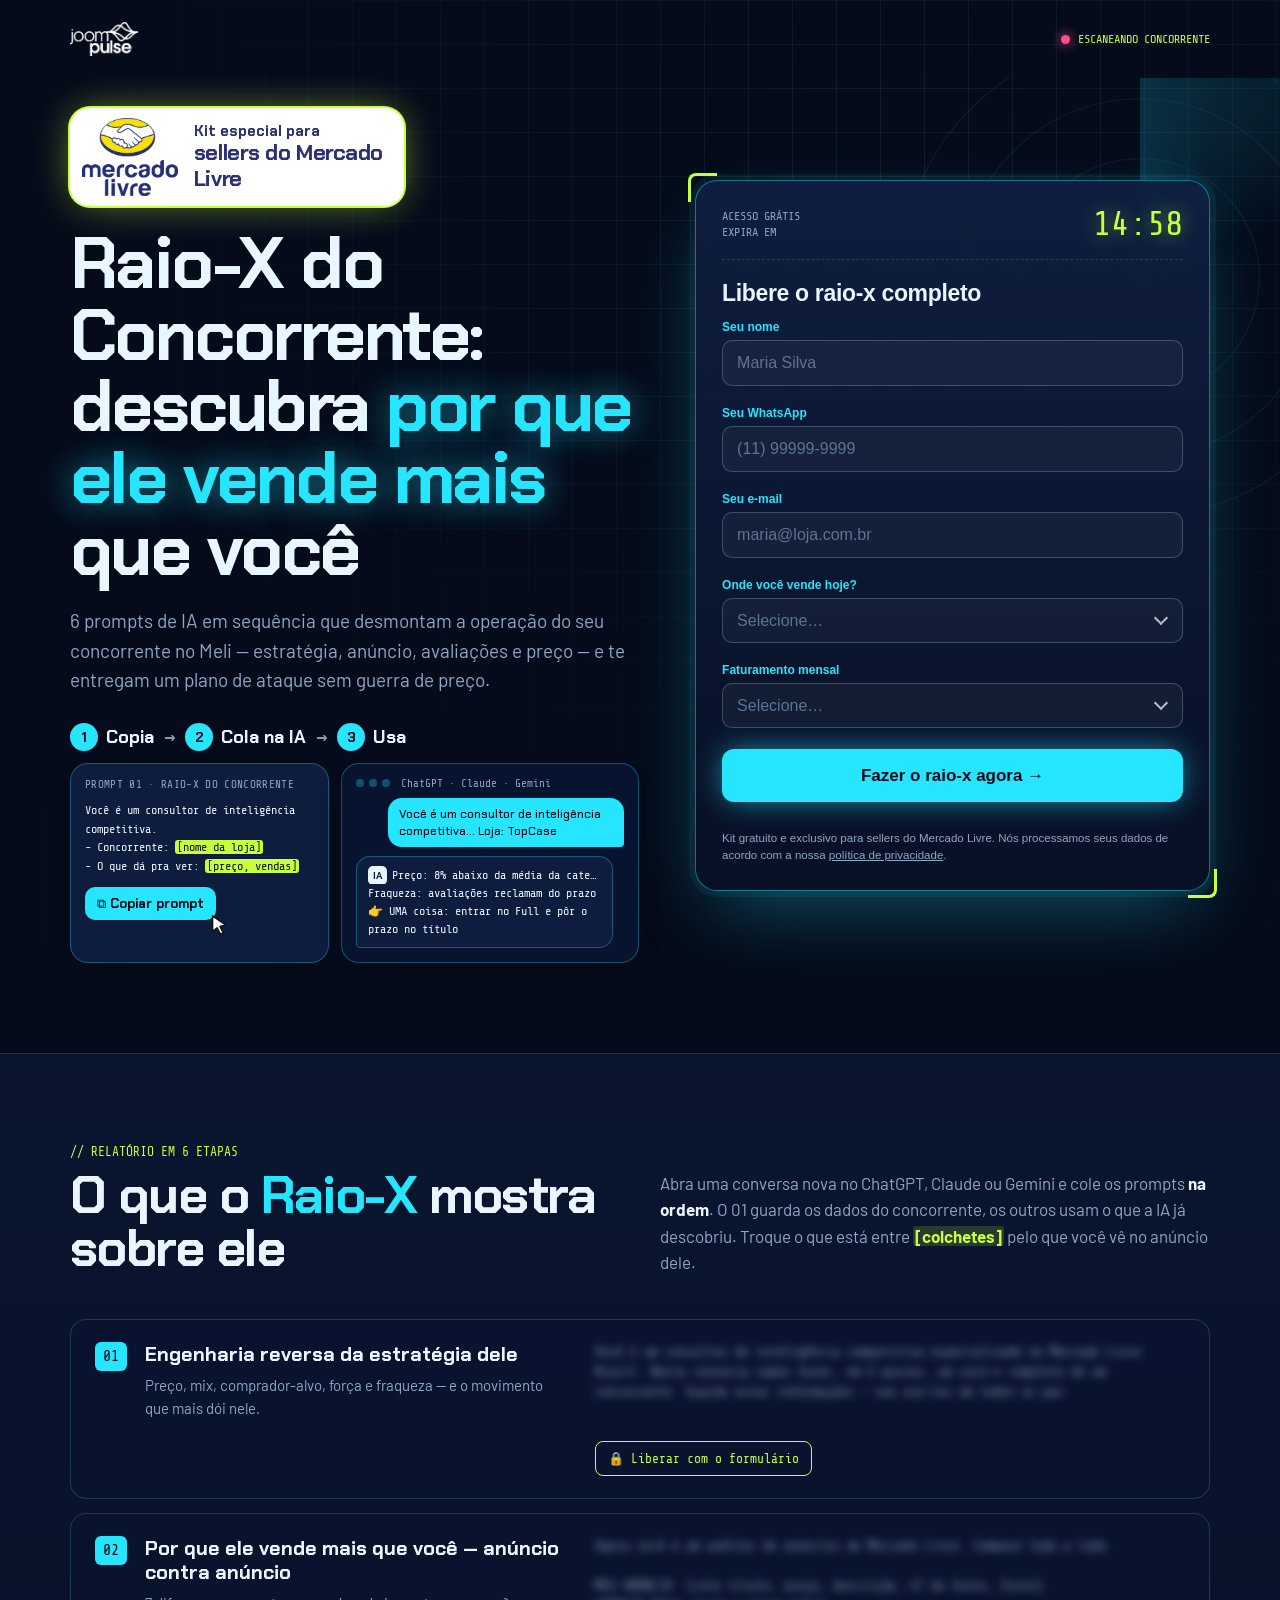
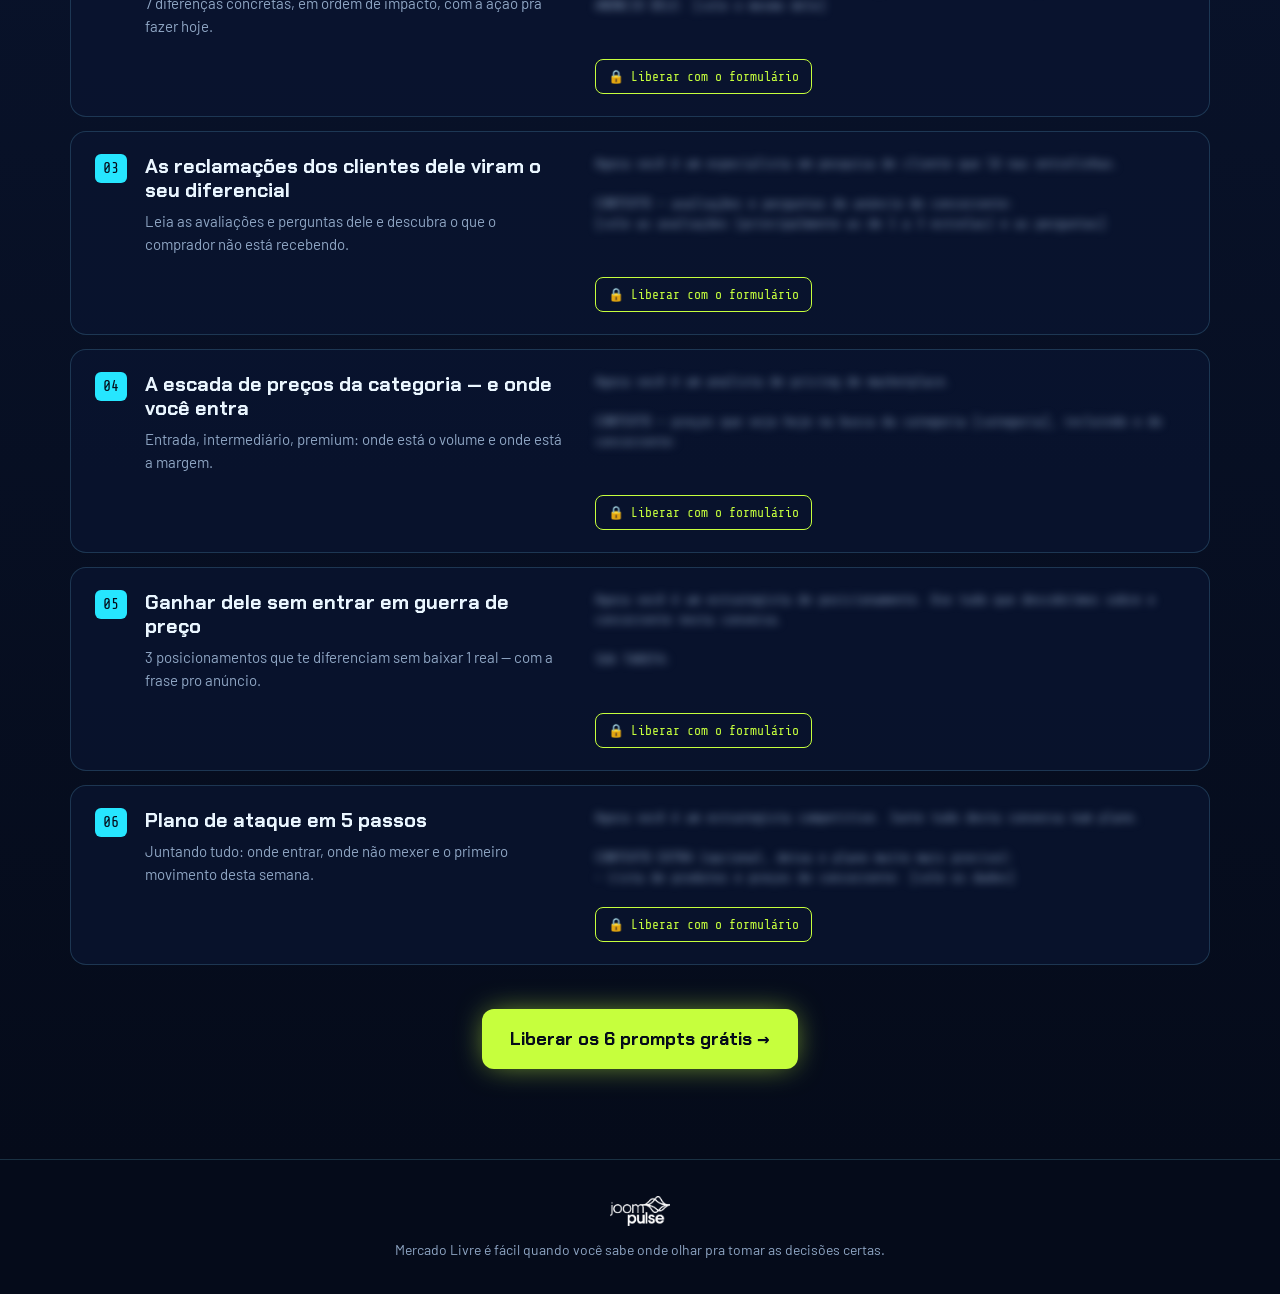
<file: raio-x-concorrente/index.html>
<!DOCTYPE html>
<html lang="pt-BR">
<head>
<script src="/shared/jp-track.js"></script>
<meta charset="utf-8">
<meta name="viewport" content="width=device-width, initial-scale=1, viewport-fit=cover">
<title>Raio-X do Concorrente — kit de prompts para sellers do Mercado Livre | JoomPulse</title>
<meta name="description" content="Kit especial para sellers do Mercado Livre: 6 prompts de IA que desmontam a operação do seu concorrente e montam um plano de ataque sem guerra de preço.">
<meta name="robots" content="noindex">
<meta property="og:title" content="Raio-X do Concorrente: descubra por que ele vende mais que você">
<meta property="og:description" content="Kit grátis e exclusivo para sellers do Mercado Livre.">
<link rel="preconnect" href="https://fonts.googleapis.com">
<link rel="preconnect" href="https://fonts.gstatic.com" crossorigin>
<link href="https://fonts.googleapis.com/css2?family=Chakra+Petch:wght@500;600;700&family=Barlow:wght@400;500;600;700&family=Share+Tech+Mono&display=swap" rel="stylesheet">
<link rel="stylesheet" href="/shared/kit-extras.css">
<style>
:root{
  --bg:#050B1A; --bg2:#0A1530; --line:rgba(120,220,255,.18); --cyan:#26E6FF; --lime:#C6FF3D; --pink:#FF4D8D;
  --kf-ph:#5D7392; --text:#EAF6FF; --muted:#8FA6C4;
  --cp-surface:#0E1C3D; --cp-ink:var(--text); --cp-muted:var(--muted); --cp-line:rgba(38,230,255,.3); --cp-accent:var(--cyan); --cp-accent-ink:var(--bg); --cp-chat:#081330; --cp-var:var(--lime); --cp-font:var(--fd); --cp-mono:var(--fm);
  --fd:'Chakra Petch',system-ui,sans-serif; --fm:'Share Tech Mono',ui-monospace,monospace;
}
*{box-sizing:border-box;margin:0;padding:0}
html{scroll-behavior:smooth}
body{font-family:'Barlow',system-ui,sans-serif;color:var(--text);background:var(--bg);-webkit-font-smoothing:antialiased;font-synthesis:none;overflow-x:hidden}
body::before{content:'';position:fixed;inset:0;pointer-events:none;z-index:0;
  background:linear-gradient(var(--line) 1px,transparent 1px) 0 0/44px 44px,linear-gradient(90deg,var(--line) 1px,transparent 1px) 0 0/44px 44px;
  mask-image:radial-gradient(ellipse at 70% 20%,#000 0%,transparent 70%);opacity:.5}
body>*{position:relative;z-index:1}
a{color:inherit}
.wrap{max-width:1180px;margin:0 auto;padding:0 20px}

.nav{padding:22px 0}
.nav .wrap{display:flex;align-items:center;justify-content:space-between;gap:12px}
.nav img{height:34px}
.rec{font:600 12px/1 var(--fm);color:var(--lime);display:flex;align-items:center;gap:8px}
.rec::before{content:'';width:9px;height:9px;border-radius:50%;background:var(--pink);box-shadow:0 0 12px var(--pink);animation:blink 1.2s infinite}
@keyframes blink{50%{opacity:.25}}

.hero{padding:30px 0 90px;position:relative;overflow:hidden}
.hero .wrap{display:grid;grid-template-columns:1.05fr .95fr;gap:56px;align-items:center}
.ml-badge{box-shadow:0 0 0 2px var(--lime),0 0 40px -6px rgba(198,255,61,.6)}
.tag{display:inline-block;font:700 13px/1 var(--fm);color:var(--bg);background:var(--lime);padding:9px 12px;border-radius:6px;letter-spacing:.02em}
h1{font:700 clamp(40px,5.6vw,72px)/1 var(--fd);letter-spacing:-.035em;margin:22px 0 20px}
h1 span{color:var(--cyan);text-shadow:0 0 34px rgba(38,230,255,.55)}
.lead{font-size:clamp(17px,1.5vw,19px);line-height:1.55;color:var(--muted);max-width:560px}
.scan{margin-top:30px;display:grid;gap:8px;max-width:560px}
.scan div{display:flex;justify-content:space-between;gap:12px;font:500 14px/1.3 var(--fm);border-bottom:1px dashed var(--line);padding:8px 0}
.scan div b{color:var(--lime);font-weight:600;white-space:nowrap}

/* radar */
.radar{position:absolute;right:-120px;top:-60px;width:520px;height:520px;border-radius:50%;pointer-events:none;opacity:.35;
  background:repeating-radial-gradient(circle,transparent 0 58px,var(--line) 59px 60px)}
.radar::after{content:'';position:absolute;inset:0;border-radius:50%;background:conic-gradient(from 0deg,rgba(38,230,255,.5),transparent 20%);animation:spin 4s linear infinite}
@keyframes spin{to{transform:rotate(360deg)}}
@media (prefers-reduced-motion:reduce){.radar::after,.rec::before{animation:none}}

.formcard{position:relative;background:linear-gradient(180deg,rgba(16,32,66,.92),rgba(8,17,38,.95));border:1px solid rgba(38,230,255,.45);border-radius:22px;padding:26px;box-shadow:0 0 0 6px rgba(38,230,255,.06),0 30px 80px -20px rgba(38,230,255,.35);scroll-margin-top:20px;backdrop-filter:blur(8px)}
.formcard::before,.formcard::after{content:'';position:absolute;width:26px;height:26px;border:3px solid var(--lime)}
.formcard::before{top:-8px;left:-8px;border-right:0;border-bottom:0;border-radius:8px 0 0 0}
.formcard::after{bottom:-8px;right:-8px;border-left:0;border-top:0;border-radius:0 0 8px 0}
.timer{display:flex;align-items:center;justify-content:space-between;gap:12px;margin-bottom:20px;padding-bottom:18px;border-bottom:1px dashed var(--line)}
.timer>span{font:600 12px/1.35 var(--fm);color:var(--muted);text-transform:uppercase}
.timer .d{font:700 34px/1 var(--fm);color:var(--lime);text-shadow:0 0 18px rgba(198,255,61,.5);font-variant-numeric:tabular-nums;white-space:nowrap}

.kf{display:grid;gap:14px}
.kf-head{font:700 23px/1.15 var(--fd)}
.kf-field,.kf-q{display:grid;gap:7px;border:0}
.kf-label{font:600 12px/1 var(--fm);color:var(--cyan);text-transform:uppercase;letter-spacing:.04em}
.kf-input{font:500 16px var(--fd);color:var(--text);background:rgba(255,255,255,.04);border:1px solid rgba(143,166,196,.35);border-radius:10px;padding:13px 14px;outline:none;width:100%}
.kf-input::placeholder{color:#5D7392}
.kf-input:focus{border-color:var(--cyan);box-shadow:0 0 0 3px rgba(38,230,255,.18)}
.kf-pills{display:flex;flex-wrap:wrap;gap:7px}
.kf-pill{font:500 13px/1.2 var(--fd);color:var(--text);background:rgba(255,255,255,.04);border:1px solid rgba(143,166,196,.35);border-radius:8px;padding:9px 12px;cursor:pointer}
.kf-pill[aria-checked="true"]{border-color:var(--lime);color:var(--bg);background:var(--lime);font-weight:700}
.kf-err{font:600 12px var(--fm);color:var(--pink)}
.kf-bad .kf-input{border-color:var(--pink)}
.kf-hp{position:absolute;left:-9999px;width:1px;height:1px;opacity:0}
.kf-submit{display:block;text-align:center;text-decoration:none;font:700 17px/1 var(--fd);color:var(--bg);background:var(--cyan);border:0;border-radius:12px;padding:18px;cursor:pointer;box-shadow:0 0 30px -4px rgba(38,230,255,.7);transition:filter .15s}
.kf-submit:hover{filter:brightness(1.12)}
.kf-submit:disabled{opacity:.6;cursor:wait}
.kf-status{font:600 13px var(--fm);color:var(--pink)}
.kf-fine{font-size:11.5px;color:var(--muted);line-height:1.5}
.kf-done{text-align:center;justify-items:center}
.kf-check{width:64px;height:64px;border-radius:50%;border:2px solid var(--lime);color:var(--lime);display:grid;place-items:center;font:700 30px var(--fd);box-shadow:0 0 24px rgba(198,255,61,.5)}
.kf-done p{color:var(--muted)}
.kit-open .timer{display:none}

/* bloco 2: relatório */
.kit{padding:90px 0;border-top:1px solid var(--line);background:linear-gradient(180deg,var(--bg2),var(--bg));scroll-margin-top:0}
.kit .head{display:grid;grid-template-columns:1fr 1fr;gap:40px;align-items:end;margin-bottom:44px}
.kit .k{font:600 13px var(--fm);color:var(--lime)}
.kit h2{font:700 clamp(32px,4.2vw,52px)/1.02 var(--fd);letter-spacing:-.03em;margin-top:10px}
.kit h2 span{color:var(--cyan)}
.kit .sub{font-size:17px;color:var(--muted);line-height:1.55}
.kit .sub b{color:var(--text)}
.list{display:grid;gap:14px;counter-reset:x}
.kl-card{display:grid;grid-template-columns:minmax(0,1fr) minmax(0,1.25fr);gap:28px;align-items:start;border:1px solid var(--line);border-radius:16px;padding:22px 24px;background:rgba(10,21,48,.75)}
.kl-top{display:flex;gap:18px}
.kl-num{flex:none;font:700 15px/1 var(--fm);color:var(--bg);background:var(--cyan);border-radius:6px;padding:7px 8px;height:max-content}
.kl-title{font:700 20px/1.2 var(--fd)}
.kl-why{font-size:15px;color:var(--muted);margin-top:8px;line-height:1.5}
.kl-teaser{font:12.5px/1.6 var(--fm);color:var(--muted);filter:blur(4px);user-select:none;max-height:76px;overflow:hidden;white-space:pre-wrap;grid-column:2;grid-row:1}
.kl-lock{grid-column:2;justify-self:start;font:700 13px var(--fm);text-decoration:none;color:var(--lime);border:1px solid var(--lime);padding:9px 12px;border-radius:8px;margin-top:-6px}
.kl-prompt{grid-column:2;grid-row:1 / span 2;font:12.5px/1.65 var(--fm);white-space:pre-wrap;word-break:break-word;background:rgba(0,0,0,.35);border:1px solid var(--line);border-radius:12px;padding:16px;max-height:320px;overflow:auto;color:#CFE3F5}
.kl-var{background:rgba(198,255,61,.16);color:var(--lime);font-weight:700;border-radius:3px;padding:0 2px}
.kl-copy{grid-column:1;align-self:end;justify-self:start;font:700 14px var(--fd);background:var(--cyan);color:var(--bg);border:0;border-radius:10px;padding:12px 18px;cursor:pointer}
.kl-copied{background:var(--lime)}
.final{margin-top:44px;text-align:center}
.final a{display:inline-block;font:700 18px var(--fd);color:var(--bg);background:var(--lime);border-radius:12px;padding:18px 28px;text-decoration:none;box-shadow:0 0 30px -6px rgba(198,255,61,.7)}
.kit-open .final{display:none}
footer{border-top:1px solid var(--line);padding:36px 0;text-align:center;font-size:14px;color:var(--muted)}
footer img{height:30px;margin-bottom:12px}

@media (max-width:900px){
  .hero .wrap,.kit .head{grid-template-columns:1fr;gap:34px}
  .radar{width:360px;height:360px;right:-160px;top:-40px}
  .scan{display:none}
  .kl-card{grid-template-columns:1fr;gap:14px}
  .kl-teaser,.kl-lock,.kl-prompt,.kl-copy{grid-column:1;grid-row:auto}
}
@media (max-width:420px){.wrap{padding:0 16px}.formcard{padding:20px}.timer .d{font-size:28px}.scan div{flex-direction:column;gap:4px}}
</style>
</head>
<body>

<nav class="nav"><div class="wrap">
  <img src="/shared/logo-white.png" alt="JoomPulse">
  <span class="rec">ESCANEANDO CONCORRENTE</span>
</div></nav>

<header class="hero">
  <div class="radar" aria-hidden="true"></div>
  <div class="wrap">
    <div>
      <div class="ml-badge"><img src="/shared/mercado-livre.png" alt="Mercado Livre" width="96" height="78"><span>Kit especial para<b>sellers do Mercado Livre</b></span></div>
      <h1>Raio-X do Concorrente: descubra <span>por que ele vende mais</span> que você</h1>
      <p class="lead">6 prompts de IA em sequência que desmontam a operação do seu concorrente no Meli — estratégia, anúncio, avaliações e preço — e te entregam um plano de ataque sem guerra de preço.</p>
      <div data-kit-cp></div>
    </div>

    <div class="formcard" id="form">
      <div class="timer">
        <span>Acesso grátis<br>expira em</span>
        <div class="d"><span data-cd="m">--</span>:<span data-cd="s">--</span></div>
      </div>
      <div data-kit-form data-title="Libere o raio-x completo" data-cta="Fazer o raio-x agora →"></div>
    </div>
  </div>
</header>

<section class="kit" id="kit">
  <div class="wrap">
    <div class="head">
      <div>
        <div class="k">// RELATÓRIO EM 6 ETAPAS</div>
        <h2>O que o <span>Raio-X</span> mostra sobre ele</h2>
      </div>
      <p class="sub">Abra uma conversa nova no ChatGPT, Claude ou Gemini e cole os prompts <b>na ordem</b>. O 01 guarda os dados do concorrente, os outros usam o que a IA já descobriu. Troque o que está entre <span class="kl-var">[colchetes]</span> pelo que você vê no anúncio dele.</p>
    </div>
    <div class="list" data-kit-list></div>
    <div class="final"><a href="#form" data-kit-cta>Liberar os 6 prompts grátis →</a></div>
  </div>
</section>

<footer>
  <img src="/shared/logo-white.png" alt="JoomPulse">
  <p>Mercado Livre é fácil quando você sabe onde olhar pra tomar as decisões certas.</p>
</footer>

<script src="/raio-x-concorrente/content.js"></script>
<script src="/shared/kit.js"></script>
</body>
</html>
</file>
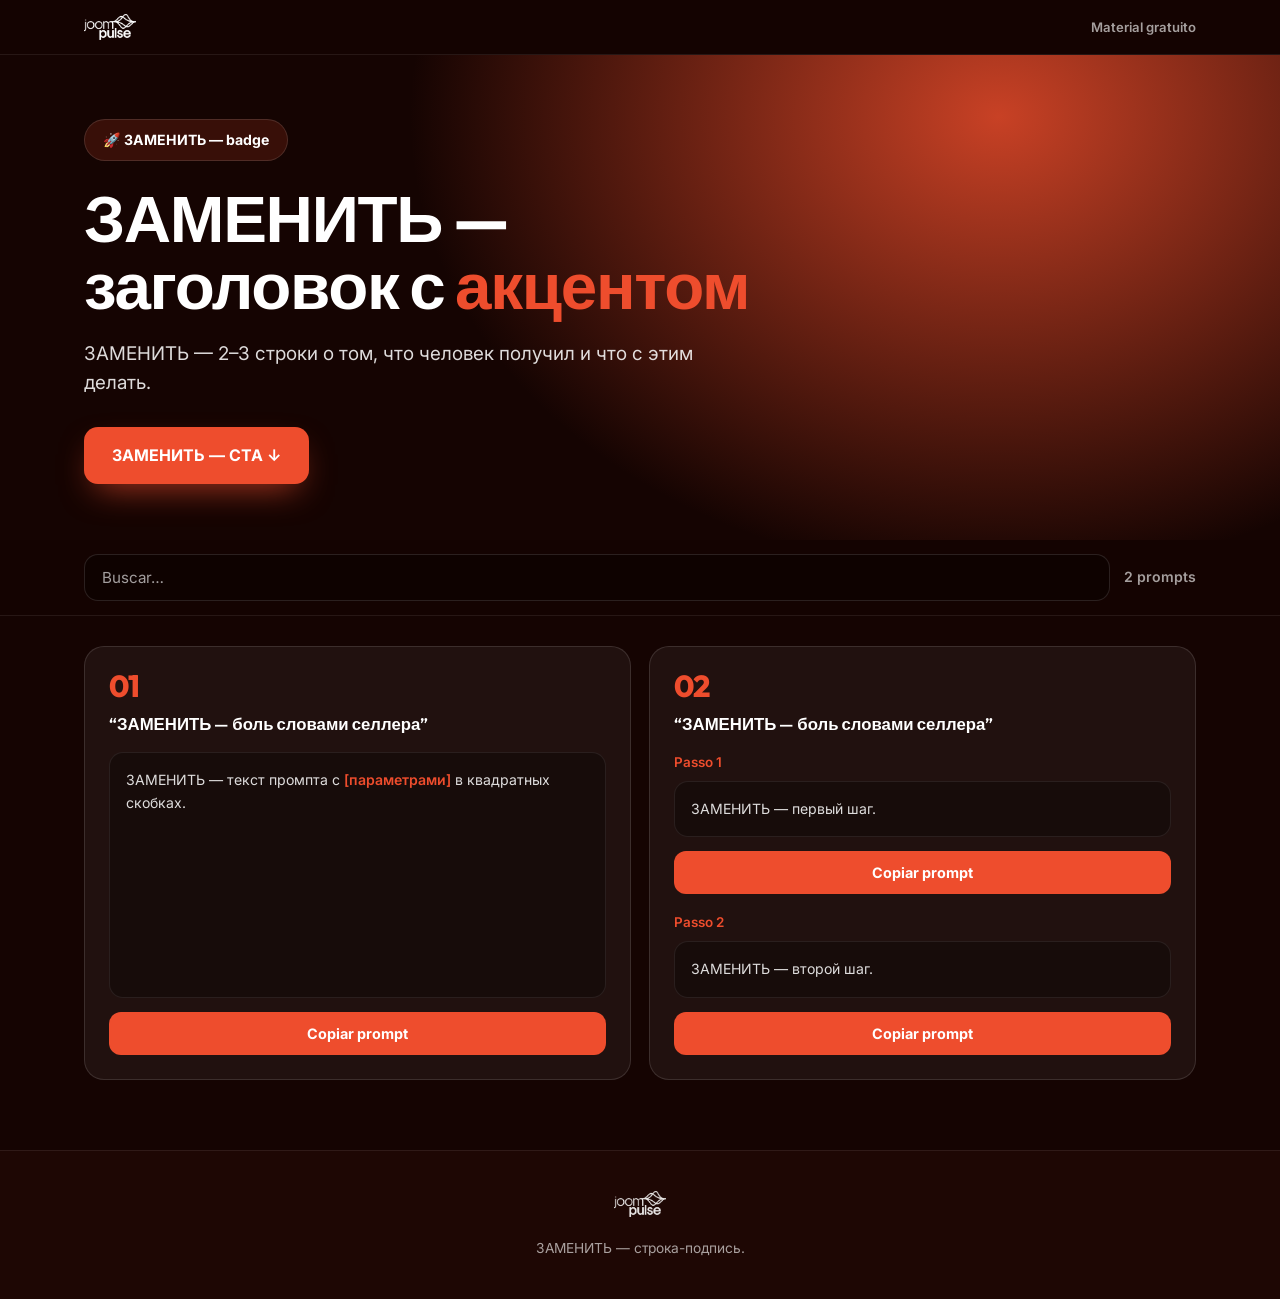
<file: _template/page.html>
<!-- ---------------------------------------------------------------
     Шаблон лид-магнита. Как пользоваться:
       1. cp -r _template <slug>  &&  mv <slug>/page.html <slug>/index.html
       2. заменить всё, что помечено ЗАМЕНИТЬ
       3. картинки положить в <slug>/assets/
       4. закоммитить и запушить — Vercel отдаст страницу на /<slug>
     Тема берётся из /shared/brand.css: data-theme="shopee" — тёмная
     красная (лончевая), без атрибута — светлая синяя (продуктовая).
     --------------------------------------------------------------- -->
<!DOCTYPE html>
<html lang="pt-BR">
<head>
<script src="/shared/jp-track.js"></script>
<meta charset="utf-8">
<meta name="viewport" content="width=device-width, initial-scale=1">
<title>ЗАМЕНИТЬ — título | JoomPulse</title>
<meta name="description" content="ЗАМЕНИТЬ — uma frase sobre o material.">
<meta name="robots" content="noindex">
<meta property="og:title" content="ЗАМЕНИТЬ — título">
<meta property="og:description" content="ЗАМЕНИТЬ — uma frase sobre o material.">
<link rel="preconnect" href="https://fonts.googleapis.com">
<link rel="preconnect" href="https://fonts.gstatic.com" crossorigin>
<link href="https://fonts.googleapis.com/css2?family=Outfit:wght@400;600;700;800&family=Inter:wght@400;500;600;700&display=swap" rel="stylesheet">
<link rel="stylesheet" href="/shared/brand.css">
<style>
  /* Только то, что специфично для этой страницы. Общее — в brand.css */
  .hero { position: relative; overflow: hidden; padding: 64px 0 56px; }
  .hero::before {
    content: ''; position: absolute; inset: -120px 0 0;
    background: radial-gradient(920px 720px at 78% 30%, #C84125 0%, rgba(200,65,37,0) 64%);
    pointer-events: none;
  }
  .hero .wrap { position: relative; z-index: 2; }

</style>
</head>
<body data-theme="shopee">

<nav class="nav">
  <div class="wrap">
    <img src="/shared/logo-white.png" alt="JoomPulse"><!-- ЗАМЕНИТЬ на локап, если ко-бренд -->
    <span class="nav-tag">Material gratuito</span>
  </div>
</nav>

<header class="hero">
  <div class="wrap">
    <div class="pill">🚀 ЗАМЕНИТЬ — badge</div>
    <h1 class="h1">ЗАМЕНИТЬ — заголовок с <b class="accent">акцентом</b></h1>
    <p class="lead">ЗАМЕНИТЬ — 2–3 строки о том, что человек получил и что с этим делать.</p>
    <a class="btn btn--primary" href="#lista">ЗАМЕНИТЬ — CTA ↓</a>
  </div>
</header>

<!-- Панель поиска. Не нужна — удалить весь блок, скрипт это переживёт. -->
<div class="toolbar">
  <div class="wrap">
    <input id="search" type="search" data-noun="prompts" placeholder="Buscar…" autocomplete="off">
    <span id="count">2 prompts</span>
  </div>
</div>

<section class="list" id="lista">
  <div class="wrap">
    <div class="grid-2">

      <!-- Карточка: data-search — строка в нижнем регистре, по которой ищем -->
      <article class="card p-card" data-n="01" data-search="ЗАМЕНИТЬ текст для поиска">
        <h3 class="p-num">01</h3>
        <p class="p-pain">“ЗАМЕНИТЬ — боль словами селлера”</p>
        <div class="p-part">
          <div class="prompt" data-prompt>ЗАМЕНИТЬ — текст промпта с [параметрами] в квадратных скобках.</div>
          <button class="copy" type="button">Copiar prompt</button>
        </div>
      </article>

      <!-- Карточка из нескольких шагов -->
      <article class="card p-card" data-n="02" data-search="ЗАМЕНИТЬ текст для поиска">
        <h3 class="p-num">02</h3>
        <p class="p-pain">“ЗАМЕНИТЬ — боль словами селлера”</p>
        <div class="p-part">
          <div class="p-label">Passo 1</div>
          <div class="prompt" data-prompt>ЗАМЕНИТЬ — первый шаг.</div>
          <button class="copy" type="button">Copiar prompt</button>
        </div>
        <div class="p-part">
          <div class="p-label">Passo 2</div>
          <div class="prompt" data-prompt>ЗАМЕНИТЬ — второй шаг.</div>
          <button class="copy" type="button">Copiar prompt</button>
        </div>
      </article>

    </div>
    <p class="empty" id="empty">Nenhum resultado. Tente outra palavra.</p>
  </div>
</section>

<footer class="footer">
  <div class="wrap">
    <img src="/shared/logo-white.png" alt="JoomPulse">
    <p>ЗАМЕНИТЬ — строка-подпись.</p>
  </div>
</footer>

<script src="/shared/leadmagnet.js" defer></script>
</body>
</html>
</file>
<file: shared/brand.css>
/* ---------------------------------------------------------------
   JoomPulse — kit compartilhado dos lead magnets
   Tokens semânticos + componentes. Cada landing escolhe um tema
   no <body data-theme="..."> e só sobrescreve variáveis.
   Fonte da verdade do visual: Figma "Joom Pulse — Arquivos".
   --------------------------------------------------------------- */

:root {
  /* --- paleta institucional --- */
  --jp-blue:       #0074FF;
  --jp-blue-dark:  #005FD1;
  --jp-ink:        #0B1524;
  --jp-shopee:     #EE4D2D;
  --jp-shopee-lt:  #FF6A4A;

  /* --- tokens semânticos (tema claro, padrão) --- */
  --bg:            #FFFFFF;
  --bg-soft:       #F6F7F9;
  --surface:       #FFFFFF;
  --surface-2:     #F6F7F9;
  --line:          #E6E8EC;
  --line-2:        #ECEEF1;
  --text:          #0B1524;
  --text-2:        #3A4351;
  --muted:         #5B6573;
  --accent:        var(--jp-blue);
  --accent-hover:  var(--jp-blue-dark);
  --accent-ink:    #FFFFFF;
  --accent-soft:   #E7F0FF;
  --nav-bg:        rgba(255,255,255,.88);
  --glow:          0 12px 26px -10px rgba(0,116,255,.65);

  /* --- tipografia --- */
  --font-display: 'Outfit', -apple-system, BlinkMacSystemFont, 'Segoe UI', sans-serif;
  --font-text:    'Inter', -apple-system, BlinkMacSystemFont, 'Segoe UI', sans-serif;

  /* --- forma --- */
  --r-sm: 10px;
  --r-md: 14px;
  --r-lg: 20px;
  --r-xl: 28px;
  --max:  1160px;
}

/* --- tema escuro Shopee (lançamento) --- */
[data-theme="shopee"] {
  --bg:           #150402;
  --bg-soft:      #1E0704;
  --surface:      rgba(255,255,255,.055);
  --surface-2:    rgba(0,0,0,.28);
  --line:         rgba(255,255,255,.12);
  --line-2:       rgba(255,255,255,.08);
  --text:         #FFFFFF;
  --text-2:       rgba(255,255,255,.86);
  --muted:        rgba(255,255,255,.62);
  --accent:       var(--jp-shopee);
  --accent-hover: var(--jp-shopee-lt);
  --accent-ink:   #FFFFFF;
  --accent-soft:  rgba(238,77,45,.16);
  --nav-bg:       rgba(21,4,2,.82);
  --glow:         0 14px 34px -12px rgba(238,77,45,.75);
}

/* ---------- base ---------- */
* { box-sizing: border-box; }
html, body { margin: 0; padding: 0; }
html { scroll-behavior: smooth; }

body {
  background: var(--bg);
  color: var(--text);
  font-family: var(--font-text);
  line-height: 1.55;
  -webkit-font-smoothing: antialiased;
  overflow-x: hidden;
}

.wrap { max-width: var(--max); margin: 0 auto; padding: 0 24px; }

/* ---------- nav ---------- */
.nav {
  position: sticky; top: 0; z-index: 40;
  background: var(--nav-bg);
  backdrop-filter: blur(12px);
  border-bottom: 1px solid var(--line-2);
}
.nav .wrap {
  display: flex; align-items: center; justify-content: space-between;
  gap: 16px; padding-top: 14px; padding-bottom: 14px;
}
.nav img { height: 26px; width: auto; display: block; }
.nav-tag { font-size: .82rem; font-weight: 600; color: var(--muted); }

/* ---------- tipografia ---------- */
.h1 {
  font-family: var(--font-display);
  font-size: clamp(2.3rem, 6vw, 4.1rem);
  font-weight: 700; letter-spacing: -.02em; line-height: 1.02;
  margin: 0 0 20px; max-width: 16ch; text-wrap: balance;
}
.h1 b { font-weight: 800; }
.h2 {
  font-family: var(--font-display);
  font-size: clamp(1.5rem, 3.2vw, 2.1rem);
  font-weight: 700; letter-spacing: -.015em; line-height: 1.12;
  margin: 0 0 12px; text-wrap: balance;
}
.lead { font-size: clamp(1.02rem, 1.7vw, 1.18rem); color: var(--text-2); max-width: 54ch; margin: 0 0 30px; }
.accent { color: var(--accent); }

/* pílula de destaque, igual ao convite do evento */
.pill {
  display: inline-flex; align-items: center; gap: 9px;
  padding: 9px 18px; border-radius: 999px;
  border: 1px solid var(--line); background: var(--accent-soft);
  font-size: .88rem; font-weight: 700; color: var(--text);
  margin-bottom: 24px;
}

/* ---------- botões ---------- */
.btn {
  display: inline-flex; align-items: center; justify-content: center; gap: 10px;
  text-decoration: none; border: none; cursor: pointer;
  font-family: inherit; font-weight: 700; font-size: 1rem;
  padding: 16px 28px; border-radius: var(--r-md); transition: .15s;
}
.btn--primary { background: var(--accent); color: var(--accent-ink); box-shadow: var(--glow); }
.btn--primary:hover { background: var(--accent-hover); }
.btn--ghost { background: transparent; color: var(--text); border: 1.5px solid var(--line); }
.btn--ghost:hover { border-color: var(--accent); }

/* ---------- cartões ---------- */
.card {
  background: var(--surface);
  border: 1px solid var(--line);
  border-radius: var(--r-lg);
  padding: 24px;
  display: flex; flex-direction: column;
}
.grid-2 { display: grid; grid-template-columns: repeat(2, 1fr); gap: 18px; }
.grid-3 { display: grid; grid-template-columns: repeat(3, 1fr); gap: 16px; }

/* ---------- caixa de prompt ---------- */
.prompt {
  background: var(--surface-2); border: 1px solid var(--line-2);
  border-radius: var(--r-md); padding: 16px;
  font-size: .88rem; color: var(--text-2); line-height: 1.62;
  white-space: pre-wrap; flex: 1;
}
.token { color: var(--accent); font-weight: 600; }

.copy {
  margin-top: 14px; width: 100%; border: none; cursor: pointer;
  font-family: inherit; font-weight: 700; font-size: .9rem;
  border-radius: 12px; padding: 13px; transition: .15s;
  background: var(--accent); color: var(--accent-ink);
}
.copy:hover { background: var(--accent-hover); }
.copy.is-done { background: rgba(46,158,69,.18); color: #6BE08A; }

/* ---------- rodapé ---------- */
.footer {
  border-top: 1px solid var(--line-2); padding: 40px 0;
  background: var(--bg-soft); text-align: center;
}
.footer img { height: 26px; width: auto; display: inline-block; margin-bottom: 14px; opacity: .9; }
.footer p { color: var(--muted); font-size: .86rem; margin: 0; }

/* ---------- barra de busca ---------- */
.toolbar {
  position: sticky; top: 55px; z-index: 20;
  background: var(--nav-bg); backdrop-filter: blur(12px);
  border-bottom: 1px solid var(--line-2); padding: 14px 0;
}
.toolbar .wrap { display: flex; gap: 14px; align-items: center; flex-wrap: wrap; }
#search {
  flex: 1; min-width: 220px; font-family: inherit; font-size: .95rem; color: var(--text);
  background: var(--surface-2); border: 1.5px solid var(--line);
  border-radius: var(--r-md); padding: 13px 17px;
}
#search::placeholder { color: var(--muted); }
#search:focus { outline: none; border-color: var(--accent); }
#count { font-size: .88rem; color: var(--muted); font-weight: 600; white-space: nowrap; }
.empty { display: none; text-align: center; color: var(--muted); padding: 46px 0; }

/* ---------- cartão de prompt ---------- */
.list { position: relative; z-index: 2; padding: 30px 0 70px; }
.p-card { scroll-margin-top: 130px; }
.p-num {
  font-family: var(--font-display); font-size: 1.9rem; font-weight: 800; line-height: 1;
  color: var(--accent); margin: 0 0 12px; letter-spacing: -.02em;
}
.p-pain {
  font-family: var(--font-display); font-size: 1.05rem; font-weight: 600; line-height: 1.34;
  margin: 0 0 16px; color: var(--text);
}
.p-part { display: flex; flex-direction: column; }
.p-part:last-child { flex: 1; }
.p-part + .p-part { margin-top: 18px; }
.p-label {
  font-size: .84rem; font-weight: 600; color: var(--accent); margin-bottom: 8px;
}

/* ---------- responsivo ---------- */
@media (max-width: 900px) {
  .grid-2, .grid-3 { grid-template-columns: 1fr; }
}
</file>
<file: shared/kit-extras.css>
/* ---------------------------------------------------------------
   Peças comuns dos kits: selo grande do Mercado Livre e a cena
   «Copia → Cola → Usa». Cada página pinta via variáveis --cp-*.
   --------------------------------------------------------------- */
:root{
  --cp-surface:#fff; --cp-ink:#0B1524; --cp-muted:#5B6573; --cp-line:#E6E8EC;
  --cp-accent:#0074FF; --cp-accent-ink:#fff; --cp-var:#FFE600;
  --cp-chat:#F6F7F9; --cp-font:inherit; --cp-mono:ui-monospace,Menlo,monospace; --cp-r:18px;
}

/* selo Mercado Livre */
.ml-badge{display:inline-flex;align-items:center;gap:16px;background:#fff;color:#2D3277;border-radius:20px;padding:10px 20px 10px 12px;box-shadow:0 10px 30px -12px rgba(0,0,0,.35)}
.ml-badge img{height:78px;width:auto;display:block}
.ml-badge span{font:800 15px/1.2 var(--cp-font);text-align:left;max-width:190px}
.ml-badge span b{display:block;font-size:22px;letter-spacing:-.02em}
@media (max-width:520px){.ml-badge{gap:12px;padding:8px 14px 8px 8px}.ml-badge img{height:60px}.ml-badge span{font-size:13px}.ml-badge span b{font-size:18px}}

/* cena copia-cola */
.cp{margin-top:28px;max-width:600px;color:var(--cp-ink);font-family:var(--cp-font)}
.cp-steps{display:flex;align-items:center;gap:10px;flex-wrap:wrap;margin-bottom:12px}
.cp-steps span{display:inline-flex;align-items:center;gap:8px;font:800 18px/1 var(--cp-font);color:inherit}
.cp-steps b{display:grid;place-items:center;width:28px;height:28px;border-radius:50%;background:var(--cp-accent);color:var(--cp-accent-ink);font-size:14px}
.cp-steps i{font-style:normal;opacity:.6;font-weight:800}
.cp-stage{display:grid;grid-template-columns:1fr 1.15fr;gap:12px;align-items:stretch;text-align:left}
.cp-prompt,.cp-chat{background:var(--cp-surface);border:1px solid var(--cp-line);border-radius:var(--cp-r);padding:14px;min-width:0;box-shadow:0 14px 34px -18px rgba(0,0,0,.35)}
.cp-tag{font:700 11px/1.2 var(--cp-mono);color:var(--cp-muted);text-transform:uppercase;letter-spacing:.03em}
.cp-code{font:12px/1.55 var(--cp-mono);margin:10px 0 12px;white-space:pre-wrap;color:var(--cp-ink)}
.cp-code mark{background:var(--cp-var);color:#111;border-radius:3px;padding:0 2px;font-weight:700}
.cp-btn{position:relative;display:inline-block;font:800 13px/1 var(--cp-font);background:var(--cp-accent);color:var(--cp-accent-ink);border-radius:10px;padding:10px 12px;animation:cp-btn 7s infinite}
.cp-btn::after{content:'';position:absolute;right:-14px;bottom:-16px;width:22px;height:22px;
  background:url("data:image/svg+xml,%3Csvg xmlns='http://www.w3.org/2000/svg' viewBox='0 0 24 24'%3E%3Cpath d='M5 2l14 10-6 1.5 3.5 7-3 1.5-3.5-7L5 19z' fill='%23fff' stroke='%23111' stroke-width='1.6' stroke-linejoin='round'/%3E%3C/svg%3E") no-repeat center/contain;
  animation:cp-cursor 7s infinite}
.cp-chat{display:flex;flex-direction:column;gap:9px;background:var(--cp-chat)}
.cp-bar{display:flex;align-items:center;gap:5px;font:700 11px/1 var(--cp-mono);color:var(--cp-muted)}
.cp-bar i{width:8px;height:8px;border-radius:50%;background:var(--cp-line)}
.cp-bar span{margin-left:6px}
.cp-me{align-self:flex-end;max-width:88%;background:var(--cp-accent);color:var(--cp-accent-ink);font:500 12px/1.4 var(--cp-font);border-radius:14px 14px 4px 14px;padding:8px 11px;animation:cp-me 7s infinite}
.cp-ai{align-self:flex-start;max-width:96%;background:var(--cp-surface);border:1px solid var(--cp-line);font:12px/1.5 var(--cp-mono);border-radius:14px 14px 14px 4px;padding:9px 11px;animation:cp-ai 7s infinite}
.cp-ai div{white-space:nowrap;overflow:hidden;text-overflow:ellipsis}
.cp-ai div:last-child{font-weight:700;white-space:normal}
.cp-ai b{font:800 10px/1 var(--cp-font);background:var(--cp-ink);color:var(--cp-surface);border-radius:5px;padding:3px 5px;margin-right:5px}
@keyframes cp-btn{0%,14%{filter:none;transform:none}17%{transform:scale(.94);filter:brightness(1.25)}20%,100%{transform:none;filter:none}}
@keyframes cp-cursor{0%{transform:translate(26px,22px);opacity:0}8%{opacity:1}15%,20%{transform:translate(0,0);opacity:1}30%,100%{transform:translate(0,0);opacity:0}}
@keyframes cp-me{0%,24%{opacity:0;transform:translateY(8px)}30%,94%{opacity:1;transform:none}100%{opacity:0}}
@keyframes cp-ai{0%,40%{opacity:0;transform:translateY(8px)}48%,94%{opacity:1;transform:none}100%{opacity:0}}
/* старт с середины цикла: на первом кадре чат уже заполнен */
.cp-btn,.cp-btn::after,.cp-me,.cp-ai{animation-delay:-4.5s}
@media (prefers-reduced-motion:reduce){.cp-btn,.cp-btn::after,.cp-me,.cp-ai{animation:none}}
@media (max-width:620px){.cp-stage{grid-template-columns:1fr}.cp-chat{display:none}.cp{margin-top:20px}.cp-steps span{font-size:16px}}

/* selects do formulário (motor: .kf-sel > select.kf-input.kf-select) */
.kf-sel{position:relative;display:block}
.kf-sel::after{content:'';position:absolute;right:17px;top:50%;width:8px;height:8px;border-right:2px solid currentColor;border-bottom:2px solid currentColor;transform:translateY(-70%) rotate(45deg);pointer-events:none;opacity:.75}
.kf-select{appearance:none;-webkit-appearance:none;padding-right:44px !important;cursor:pointer;text-overflow:ellipsis}
.kf-select:not(.kf-filled){color:var(--kf-ph,#8A93A3)}
.kf-select option{color:#111;background:#fff}

/* formulário: um grotesco neutro em todas as páginas (pedido da Karolina, 02.11) */
.kf,.kf *{font-family:"Helvetica Neue",Helvetica,Arial,sans-serif !important;font-synthesis:none}
.kf-head{font-weight:700 !important;letter-spacing:-.015em !important;text-transform:none !important}
.kf-label{font-weight:700 !important;letter-spacing:0 !important;text-transform:none !important}
.kf-input,.kf-select{font-weight:500 !important}
.kf-submit{font-weight:700 !important;letter-spacing:0 !important}
</file>
<file: calendario-black-friday/styles.css>
/* JoomPulse · tema "classic" (Pulse): base branca, um azul saturado, texto navy, cards brancos com borda, sem gradientes. */
:root {
  --bg: #F4F5F7; --fg: #0B1B33; --fg-muted: #6B7280; --primary: #0074FF; --primary-hover: #0062D6;
  --card: #FFFFFF; --card-border: #E3E7EE; --tile: #F4F5F7; --success: #50B848; --danger: #FF1010; --orange: #FF9D00; --white: #FFFFFF;
  --radius-card: 16px; --radius-button: 12px; --radius-chip: 999px;
  --font: system-ui, -apple-system, "Segoe UI", Roboto, "Helvetica Neue", Arial, sans-serif;
  --shadow-float: 0 8px 24px rgba(11, 27, 51, 0.10);
  color-scheme: light;
}
* { box-sizing: border-box; }
html { -webkit-text-size-adjust: 100%; scroll-behavior: smooth; scroll-padding-top: 64px; }
body { margin: 0; background: var(--bg); color: var(--fg); font-family: var(--font); font-size: 16px; line-height: 24px; font-weight: 500; -webkit-font-smoothing: antialiased; }
h1, h2, h3, p, ol, ul, figure { margin: 0; }
img { display: block; max-width: 100%; height: auto; }
button { font: inherit; color: inherit; background: none; border: 0; padding: 0; cursor: pointer; }
input { font: inherit; color: inherit; }
:focus-visible { outline: 3px solid var(--primary); outline-offset: 3px; }
.hero :focus-visible { outline-color: var(--white); }
.skip { position: absolute; left: -999px; top: 8px; background: var(--card); padding: 8px 12px; border-radius: 8px; }
.skip:focus { left: 8px; z-index: 100; }
.print-only { display: none; }

/* ---------------------------------------------------------------- hero (bloco azul, como o intro do quiz) */
.hero { position: relative; overflow: hidden; background: var(--primary); color: var(--white); padding: 20px 16px 24px; }
.hero__in { position: relative; z-index: 1; max-width: 720px; margin: 0 auto; }
.hero__brand img { height: 40px; width: auto; }
.hero__grid { display: grid; gap: 20px; margin-top: 24px; }
.hero h1 { font-size: 30px; line-height: 34px; font-weight: 800; letter-spacing: -0.01em; text-wrap: balance; }
.hero__sub { margin-top: 12px; font-size: 17px; line-height: 25px; color: rgba(255, 255, 255, 0.92); text-wrap: pretty; }
.hero__photo { border-radius: var(--radius-card); overflow: hidden; background: rgba(255, 255, 255, 0.14); }
.hero__photo img { width: 100%; aspect-ratio: 4 / 3; object-fit: cover; }
.hero__photo figcaption { padding: 8px 12px; font-size: 13px; line-height: 18px; font-weight: 700; color: rgba(255, 255, 255, 0.92); }
.how { margin-top: 20px; color: var(--fg); }
.how__title { font-size: 18px; line-height: 24px; font-weight: 800; }
.how__list { margin: 10px 0 0; padding: 0 0 0 22px; display: grid; gap: 8px; }
.how__list li::marker { font-weight: 800; color: var(--primary); }
.how__tagline { margin-top: 14px; padding-top: 12px; border-top: 1px solid var(--card-border); font-weight: 800; }
.how__privacy { margin-top: 8px; font-size: 13px; line-height: 18px; color: var(--fg-muted); }
.deco { position: absolute; pointer-events: none; opacity: 0.9; }
.deco--tr { top: -18px; right: -22px; width: 120px; }
.deco--bl { bottom: -30px; left: -20px; width: 150px; }
@media (min-width: 720px) {
  .hero { padding: 28px 24px 32px; }
  .hero__grid { grid-template-columns: minmax(0, 1.2fr) minmax(0, 1fr); align-items: center; }
  .hero h1 { font-size: 40px; line-height: 44px; }
  .deco--tr { width: 160px; right: -10px; }
}

/* ---------------------------------------------------------------- nav */
.nav { position: sticky; top: 0; z-index: 20; background: var(--card); border-bottom: 1px solid var(--card-border); }
.nav__in { max-width: 720px; margin: 0 auto; display: flex; gap: 4px; overflow-x: auto; padding: 8px 12px; scrollbar-width: none; }
.nav__in::-webkit-scrollbar { display: none; }
.nav a { flex: 0 0 auto; padding: 8px 12px; border-radius: var(--radius-button); font-weight: 700; font-size: 14px; color: var(--fg-muted); text-decoration: none; }
.nav a:hover { background: var(--tile); color: var(--fg); }
.nav a[aria-current="true"] { background: color-mix(in srgb, var(--primary) 12%, transparent); color: var(--primary); }

/* ---------------------------------------------------------------- seções */
.main { max-width: 720px; margin: 0 auto; padding: 8px 16px 48px; }
.section { padding: 28px 0 8px; }
.section__head { display: flex; align-items: center; justify-content: space-between; gap: 12px; flex-wrap: wrap; margin-bottom: 14px; }
.section h2 { font-size: 24px; line-height: 30px; font-weight: 800; letter-spacing: -0.01em; }
.progress { display: inline-flex; align-items: center; height: 28px; padding: 0 12px; border-radius: var(--radius-chip); background: color-mix(in srgb, var(--primary) 12%, transparent); color: var(--primary); font-size: 14px; font-weight: 800; }
.caption { margin-top: 14px; padding: 12px 16px; border-left: 4px solid var(--primary); background: var(--card); border-radius: 0 var(--radius-button) var(--radius-button) 0; font-weight: 700; text-wrap: pretty; }
.intro { margin-bottom: 12px; color: var(--fg); }
.card { background: var(--card); border: 1px solid var(--card-border); border-radius: var(--radius-card); padding: 16px; }
.cardlist { display: grid; gap: 10px; }
.row { display: grid; grid-template-columns: auto 1fr; gap: 12px 14px; align-items: start; background: var(--card); border: 1px solid var(--card-border); border-radius: var(--radius-card); padding: 14px 16px; transition: border-color 120ms; }
.row[data-done="true"] { border-color: var(--success); }
.row__check { margin-top: 3px; }
.row__date { font-size: 20px; line-height: 24px; font-weight: 800; color: var(--primary); font-variant-numeric: tabular-nums; }
.row__serve { font-size: 13px; line-height: 18px; font-weight: 700; color: var(--fg-muted); margin-top: 2px; }
.row__text { margin-top: 6px; }
.row__meta { grid-column: 1 / -1; display: flex; align-items: center; gap: 8px; flex-wrap: wrap; padding-top: 10px; border-top: 1px solid var(--card-border); font-size: 14px; }
.row__meta label { color: var(--fg-muted); font-weight: 700; }
.row[data-done="true"] .row__date { color: var(--success); }
.row--lever .row__date { font-size: 17px; line-height: 22px; color: var(--fg); }
.row--lever .row__when { color: var(--primary); font-weight: 800; font-size: 14px; margin-top: 2px; }
input[type="checkbox"] { width: 24px; height: 24px; accent-color: var(--primary); margin: 0; }
.input { height: 44px; padding: 0 12px; border-radius: var(--radius-button); background: var(--tile); border: 1px solid transparent; min-width: 0; width: 100%; }
.input:focus { background: var(--card); border-color: var(--primary); outline: none; }
.input--sm { height: 36px; width: auto; font-size: 14px; }
.btn { display: inline-flex; align-items: center; justify-content: center; gap: 8px; height: 44px; padding: 0 16px; border-radius: var(--radius-button); font-weight: 800; font-size: 15px; background: var(--tile); color: var(--fg); white-space: nowrap; transition: transform 120ms, background 120ms; -webkit-tap-highlight-color: transparent; }
.btn:hover { transform: translateY(-1px); }
.btn:active { transform: translateY(1px); }
.btn--primary { background: var(--primary); color: var(--white); box-shadow: 0 8px 20px rgba(0, 116, 255, 0.28); }
.btn--primary:hover { background: var(--primary-hover); }
.btn--ghost { background: transparent; border: 1px solid var(--card-border); }
.btn--sm { height: 36px; padding: 0 12px; font-size: 14px; }
.btn--danger { color: var(--danger); }

/* ---------------------------------------------------------------- datas */
.datas { display: grid; gap: 12px; }
.datas__block { background: var(--card); border: 1px solid var(--card-border); border-radius: var(--radius-card); padding: 16px; }
.datas__title { font-size: 13px; line-height: 18px; font-weight: 800; text-transform: uppercase; letter-spacing: 0.06em; color: var(--primary); }
.datas__item { display: grid; gap: 2px; padding: 12px 0; border-top: 1px solid var(--card-border); }
.datas__item:first-of-type { border-top: 0; margin-top: 6px; }
.datas__item:last-child { padding-bottom: 0; }
.datas__data { font-weight: 800; }
.datas__missao { font-size: 13px; line-height: 18px; font-weight: 700; color: var(--fg-muted); }
.datas__missao::before { content: ""; display: inline-block; width: 8px; height: 8px; border-radius: 50%; background: var(--orange); margin-right: 6px; vertical-align: 1px; }
.datas__acao { margin-top: 4px; }

/* ---------------------------------------------------------------- placar (cards no celular, tabela no desktop) */
.placar { display: grid; gap: 12px; }
.placar__empty { padding: 16px; background: var(--card); border: 1px dashed var(--card-border); border-radius: var(--radius-card); color: var(--fg-muted); }
.week { background: var(--card); border: 1px solid var(--card-border); border-radius: var(--radius-card); padding: 16px; display: grid; gap: 12px; min-width: 0; overflow-wrap: anywhere; }
.placar, .main, .cardlist, .row, .card { min-width: 0; }
.week__head { display: flex; align-items: center; justify-content: space-between; gap: 8px; flex-wrap: wrap; }
.week__head label { display: flex; align-items: center; gap: 8px; font-weight: 800; flex: 1 1 auto; min-width: 0; }
.week__head label .input { flex: 1 1 140px; min-width: 0; }
.week__fields { display: grid; gap: 10px; }
.field { display: grid; gap: 4px; }
.field > span { font-size: 14px; line-height: 18px; font-weight: 700; }
.field small { font-size: 12px; line-height: 16px; color: var(--fg-muted); font-weight: 500; }
.week__out { display: grid; gap: 8px; padding-top: 12px; border-top: 1px solid var(--card-border); }
.stat { display: flex; justify-content: space-between; gap: 8px 12px; align-items: baseline; flex-wrap: wrap; }
.stat__label { font-size: 13px; line-height: 18px; color: var(--fg-muted); font-weight: 700; }
.stat__value { font-weight: 800; font-variant-numeric: tabular-nums; text-align: right; }
.stat__value--ok { color: var(--success); }
.stat__value--warn { color: var(--danger); }
.trends { display: flex; gap: 6px; flex-wrap: wrap; }
.chip { display: inline-flex; align-items: center; gap: 6px; height: 26px; padding: 0 10px; border-radius: var(--radius-chip); font-size: 13px; font-weight: 700; background: var(--tile); }
.chip--up { background: color-mix(in srgb, var(--success) 14%, transparent); color: #2E8B3A; }
.chip--down { background: color-mix(in srgb, var(--danger) 12%, transparent); color: var(--danger); }
.leitura { padding: 12px 14px; border-radius: var(--radius-button); background: color-mix(in srgb, var(--primary) 10%, transparent); font-weight: 700; text-wrap: pretty; }
.leitura--first { background: var(--tile); }
@media (min-width: 720px) {
  .week__fields { grid-template-columns: repeat(3, minmax(0, 1fr)); }
}

/* ---------------------------------------------------------------- checklist */
.checklist { display: grid; gap: 0; padding: 4px 16px; }
.check { display: grid; grid-template-columns: 28px 1fr auto; align-items: center; gap: 12px; padding: 12px 0; border-top: 1px solid var(--card-border); min-height: 56px; }
.check:first-child { border-top: 0; }
.check__n { width: 28px; height: 28px; border-radius: 50%; background: var(--tile); display: inline-flex; align-items: center; justify-content: center; font-size: 13px; font-weight: 800; color: var(--fg-muted); }
.check__label { font-weight: 700; }
.check[data-empty="true"] { background: color-mix(in srgb, var(--orange) 12%, transparent); margin: 0 -16px; padding-left: 16px; padding-right: 16px; }
.check[data-empty="true"] .check__n { background: var(--orange); color: var(--white); }
.check[data-empty="false"] .check__n { background: var(--success); color: var(--white); }
.check--wide { grid-template-columns: 28px 1fr; }
.check--wide .input { grid-column: 2; }
.verdict { margin-top: 12px; padding: 12px 16px; border-radius: var(--radius-button); font-weight: 800; background: color-mix(in srgb, var(--success) 14%, transparent); color: #2E8B3A; }
.verdict[data-state="missing"] { background: color-mix(in srgb, var(--orange) 16%, transparent); color: #7A4A00; }

/* ---------------------------------------------------------------- footer */
.footer { border-top: 1px solid var(--card-border); background: var(--card); padding: 28px 16px 40px; }
.footer__in { max-width: 720px; margin: 0 auto; display: grid; gap: 12px; justify-items: start; }
.footer__in img { height: 36px; width: auto; }
.footer__in p { color: var(--fg-muted); font-size: 14px; line-height: 20px; }
.footer__note { min-height: 20px; }

/* ---------------------------------------------------------------- impressão: prazos, cronograma e datas normais; placar e checklist com campos em branco */
@media print {
  @page { margin: 14mm; }
  body { background: #fff; color: #000; font-size: 12px; line-height: 16px; }
  .nav, .deco, .btn, .skip, .footer__note, .hero__brand, .placar, .week__head button { display: none !important; }
  .print-only { display: block; }
  .hero { background: #fff; color: #000; padding: 0 0 12px; }
  .hero h1 { font-size: 24px; line-height: 28px; }
  .hero__sub, .hero__photo figcaption { color: #333; }
  .hero__grid { grid-template-columns: 1fr 200px; gap: 16px; }
  .how { border: 1px solid #ccc; }
  .section, .row, .card, .datas__block, .datas__item, .check, .placar-blank table { break-inside: avoid; page-break-inside: avoid; }
  .section { padding: 16px 0 4px; }
  .row, .card, .datas__block, .checklist { border: 1px solid #bbb; }
  .caption { border-left: 3px solid #000; background: none; }
  .progress { border: 1px solid #000; color: #000; background: none; }
  input[type="checkbox"] { width: 14px; height: 14px; }
  .input { border: 1px solid #999; background: none; height: 28px; }
  .placar-blank table { width: 100%; border-collapse: collapse; margin-top: 8px; }
  .placar-blank th, .placar-blank td { border: 1px solid #999; padding: 6px 4px; font-size: 10px; text-align: left; vertical-align: top; height: 34px; }
  .placar-blank th { background: #eee; }
  .hint { font-style: italic; color: #333; margin-top: 6px; }
  .check[data-empty="true"] { background: none; }
  .check[data-empty="true"] .check__n, .check[data-empty="false"] .check__n { background: none; color: #000; border: 1px solid #000; }
  .verdict { display: none; }
}
</file>
